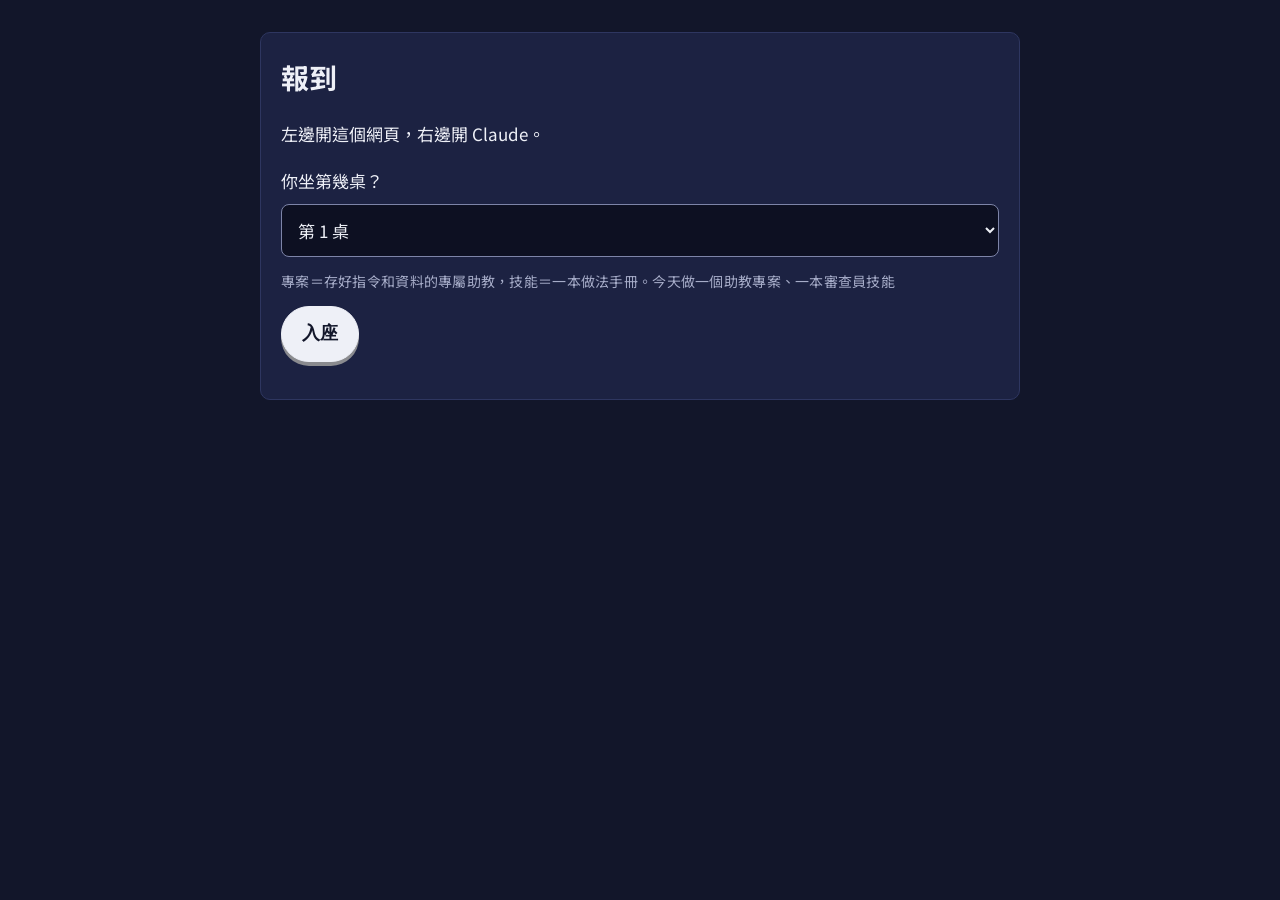
<file: index.html>
<!doctype html>
<html lang="zh-Hant"><head><meta charset="utf-8"><meta name="viewport" content="width=device-width, initial-scale=1">
<title>AI 升級之路｜闖關</title>
<link rel="preconnect" href="https://fonts.googleapis.com"><link rel="preconnect" href="https://fonts.gstatic.com" crossorigin>
<link rel="stylesheet" href="https://fonts.googleapis.com/css2?family=Noto+Sans+TC:wght@400;700&family=JetBrains+Mono:wght@700;800&family=Space+Grotesk:wght@700&display=optional" media="print" onload="this.media='all'"><noscript><link rel="stylesheet" href="https://fonts.googleapis.com/css2?family=Noto+Sans+TC:wght@400;700&family=JetBrains+Mono:wght@700;800&family=Space+Grotesk:wght@700&display=optional"></noscript>
<link rel="stylesheet" href="theme.css?v=202611222114"><link rel="stylesheet" href="app.css?v=202611222114"></head>
<body><main class="app" id="app"></main>
<script>window.LU_CFG = { api: "https://n8n.infernoedge247365.dpdns.org/webhook", session: String(Number((new URLSearchParams(location.search).get("s") || "1").replace(/\D/g, "").slice(0, 4)) || 1) };</script>
<script src="core.js?v=202611222114"></script><script src="content.js?v=202611222114"></script><script src="stages.js?v=202611222114"></script>
<script src="pixel.js?v=202611222114"></script><script src="avatar.js?v=202611222114"></script><script src="api.js?v=202611222114"></script><script src="blocks.js?v=202611222114"></script><script src="app.js?v=202611222114"></script>
</body></html>
</file>
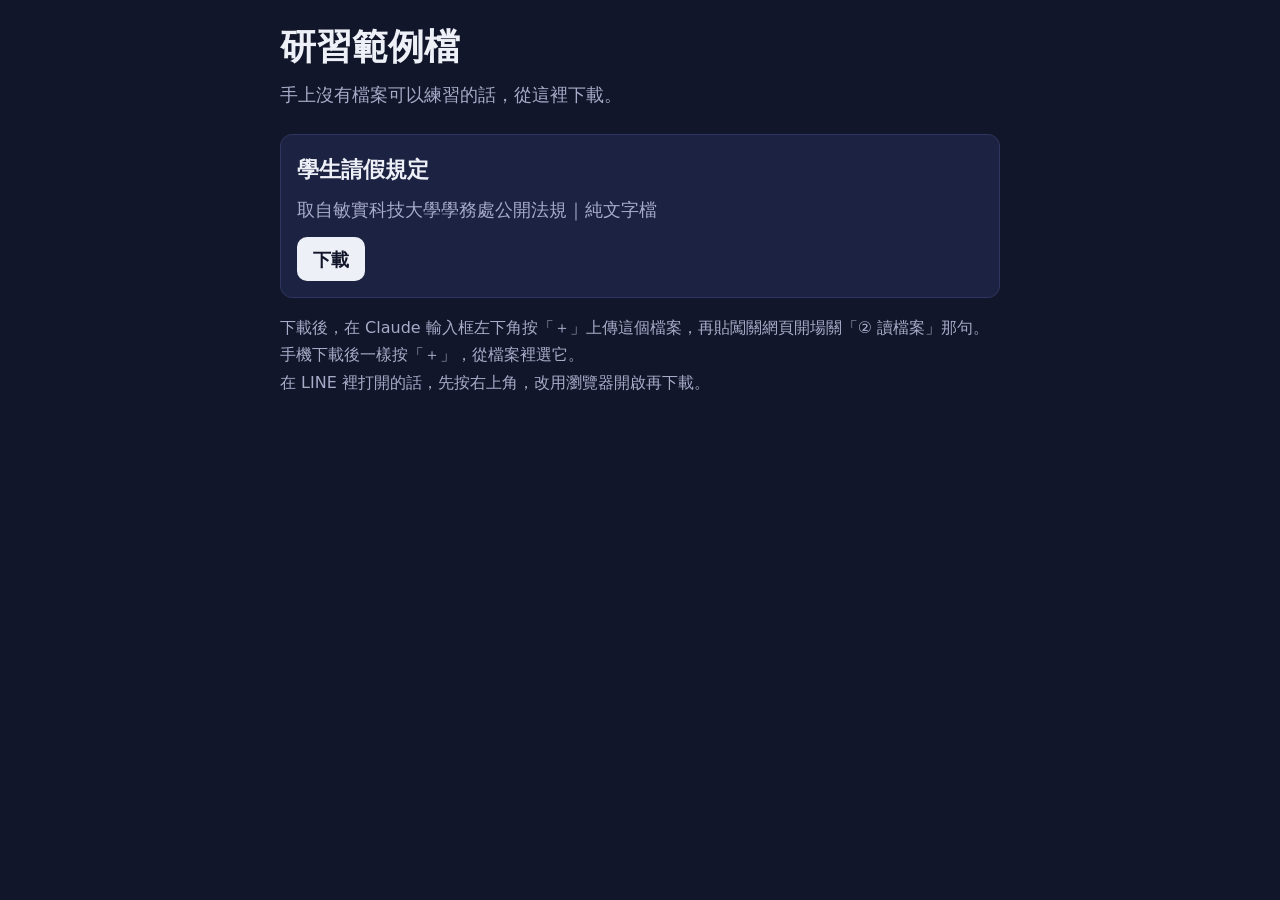
<file: files/index.html>
<!doctype html>
<html lang="zh-Hant"><head><meta charset="utf-8"><meta name="viewport" content="width=device-width, initial-scale=1">
<title>範例檔｜AI 升級之路</title>
<link rel="stylesheet" href="../theme.css?v=202611222114">
<style>
main { max-width: 720px; margin: 0 auto; padding: var(--sp-6) var(--sp-4); }
h1 { font-size: var(--fs-2xl); line-height: 1.3; margin: 0 0 var(--sp-2); }
.lead { color: var(--fg-dim); margin: 0 0 var(--sp-6); }
.file { background: var(--panel); border: 1px solid var(--line); border-radius: 12px; padding: var(--sp-4); margin-bottom: var(--sp-4); }
.file h2 { font-size: var(--fs-lg); margin: 0 0 var(--sp-1); }
.file p { color: var(--fg-dim); margin: 0 0 var(--sp-3); }
.file a { display: inline-flex; align-items: center; min-height: 44px; padding: 0 var(--sp-4); border-radius: 10px; background: var(--fg); color: var(--bg); font-weight: 700; text-decoration: none; }
.how { color: var(--fg-dim); font-size: var(--fs-sm); line-height: 1.7; }
</style>
</head><body>
<main>
  <h1>研習範例檔</h1>
  <p class="lead">手上沒有檔案可以練習的話，從這裡下載。</p>
  <section class="file">
    <h2>學生請假規定</h2>
    <p>取自敏實科技大學學務處公開法規｜純文字檔</p>
    <a href="leave-rules.txt" download="學生請假規定_範例.txt">下載</a>
  </section>
  <p class="how">下載後，在 Claude 輸入框左下角按「＋」上傳這個檔案，再貼闖關網頁開場關「② 讀檔案」那句。<br>手機下載後一樣按「＋」，從檔案裡選它。<br>在 LINE 裡打開的話，先按右上角，改用瀏覽器開啟再下載。</p>
</main>
</body></html>
</file>
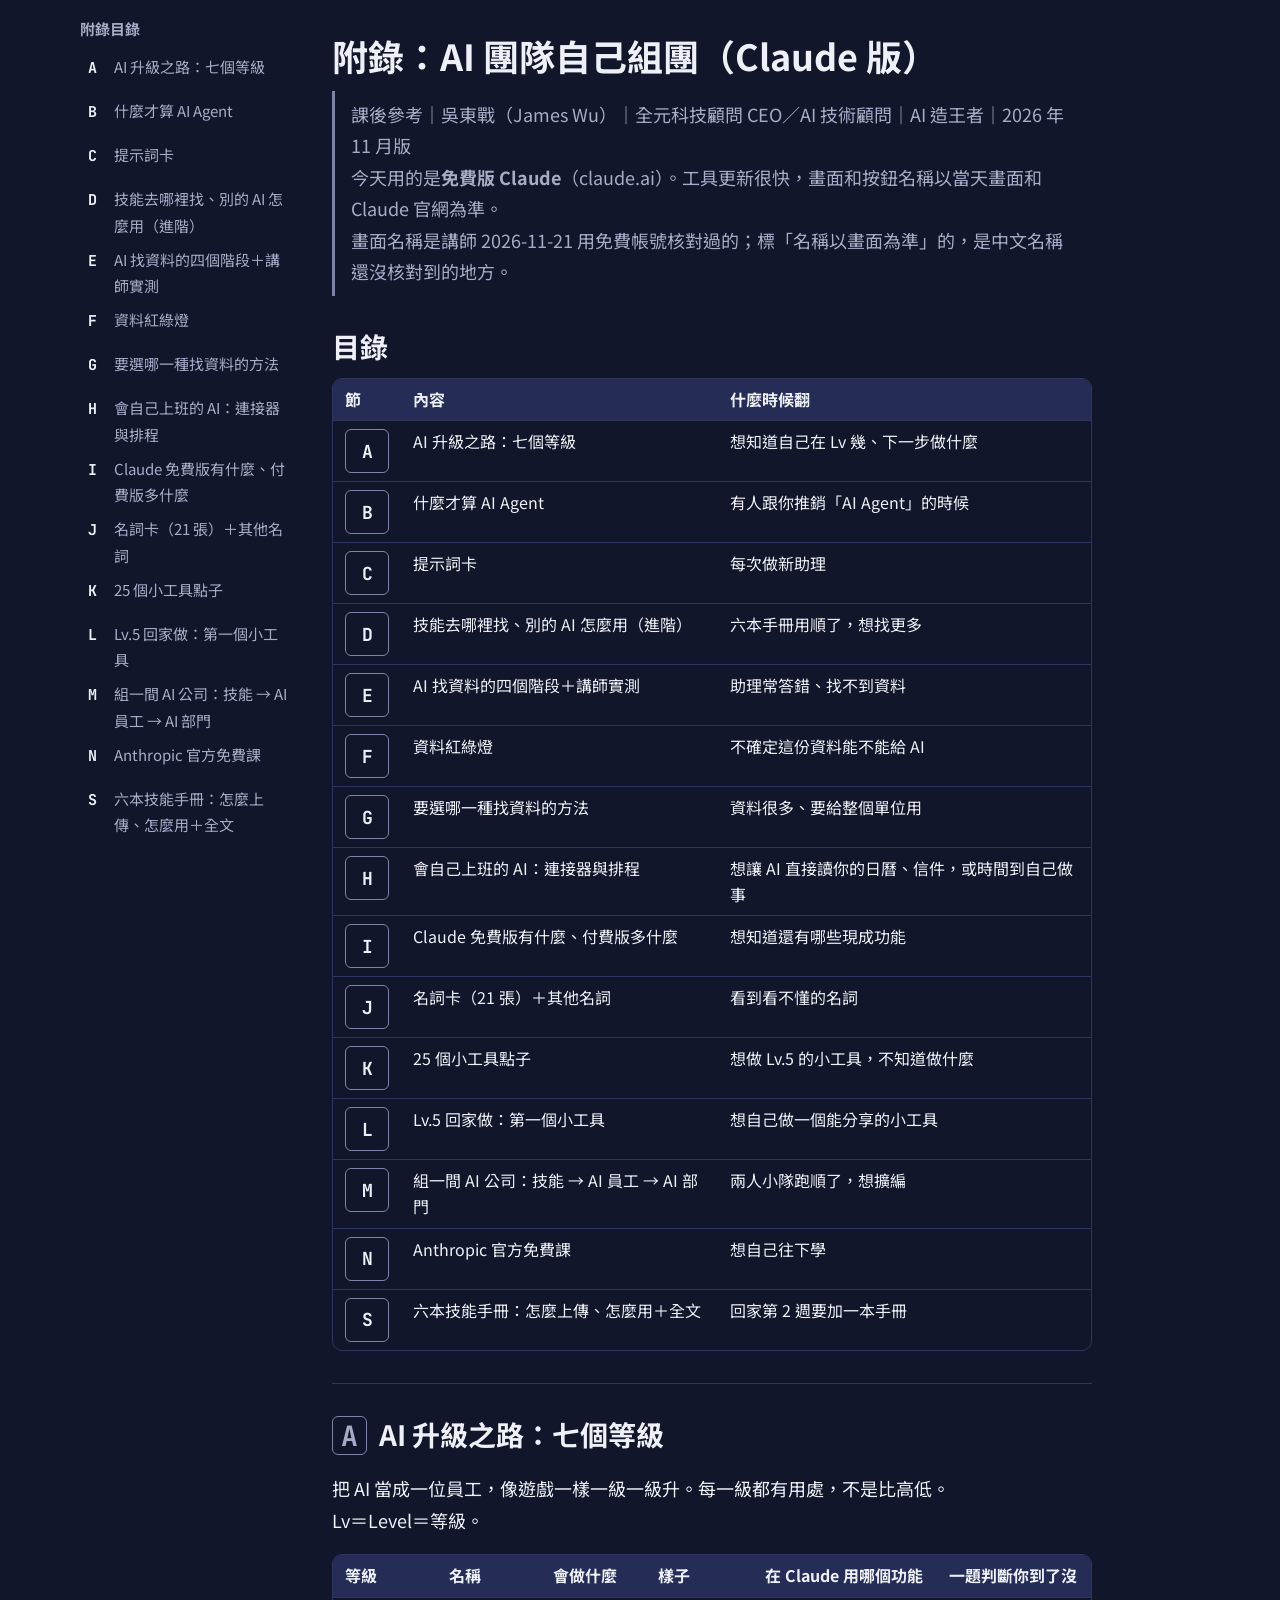
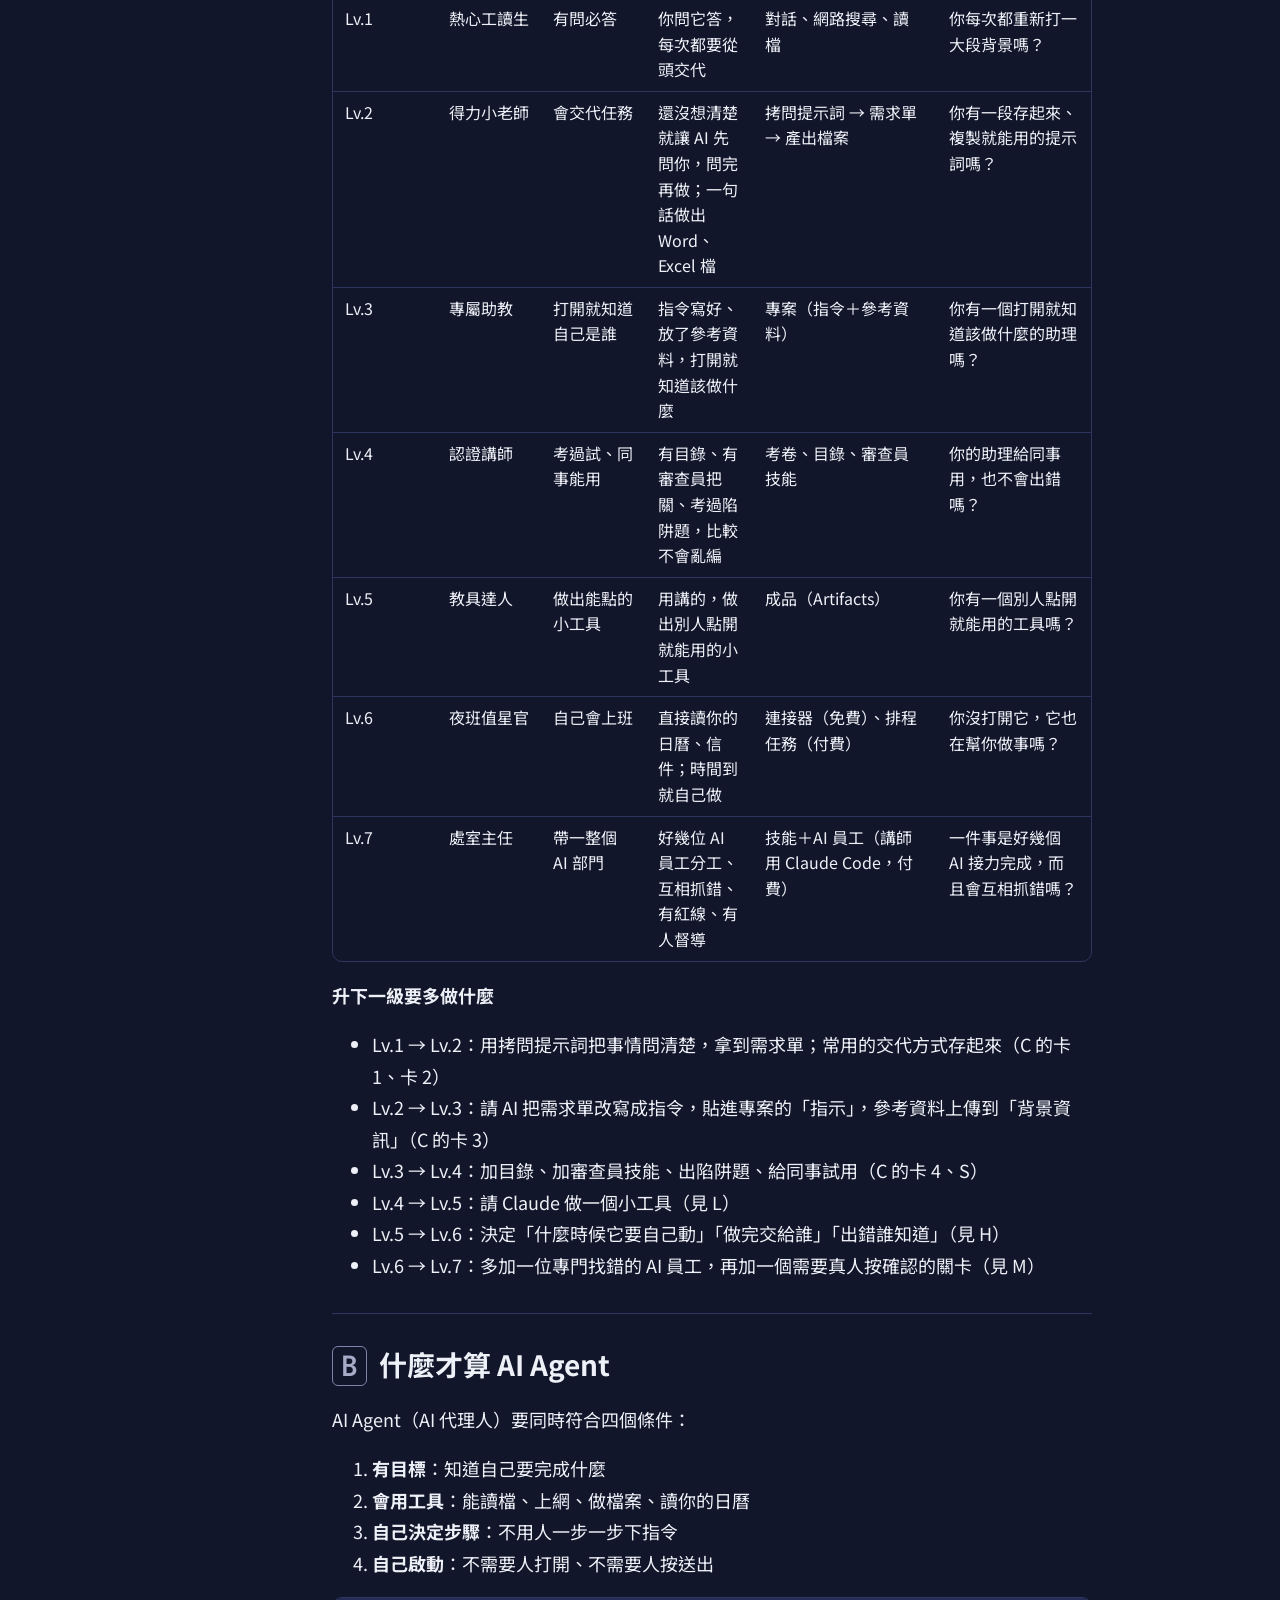
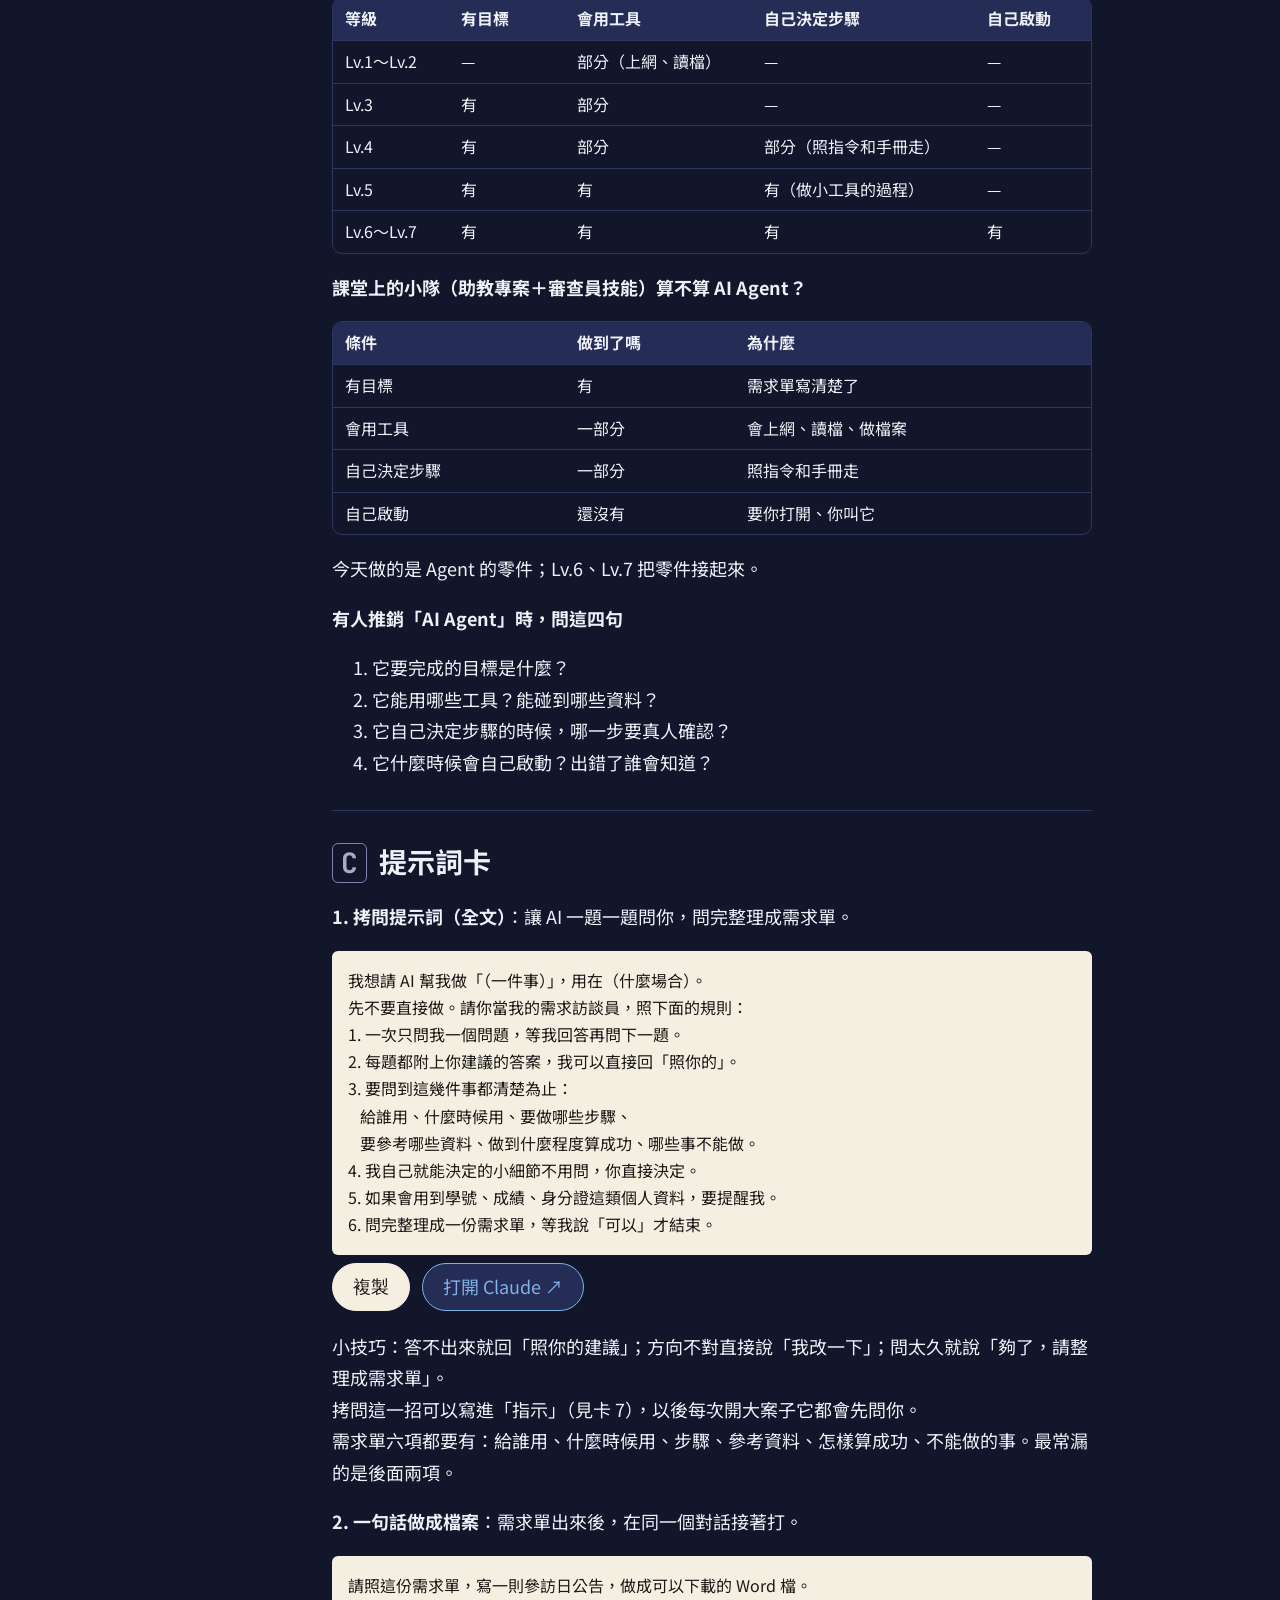
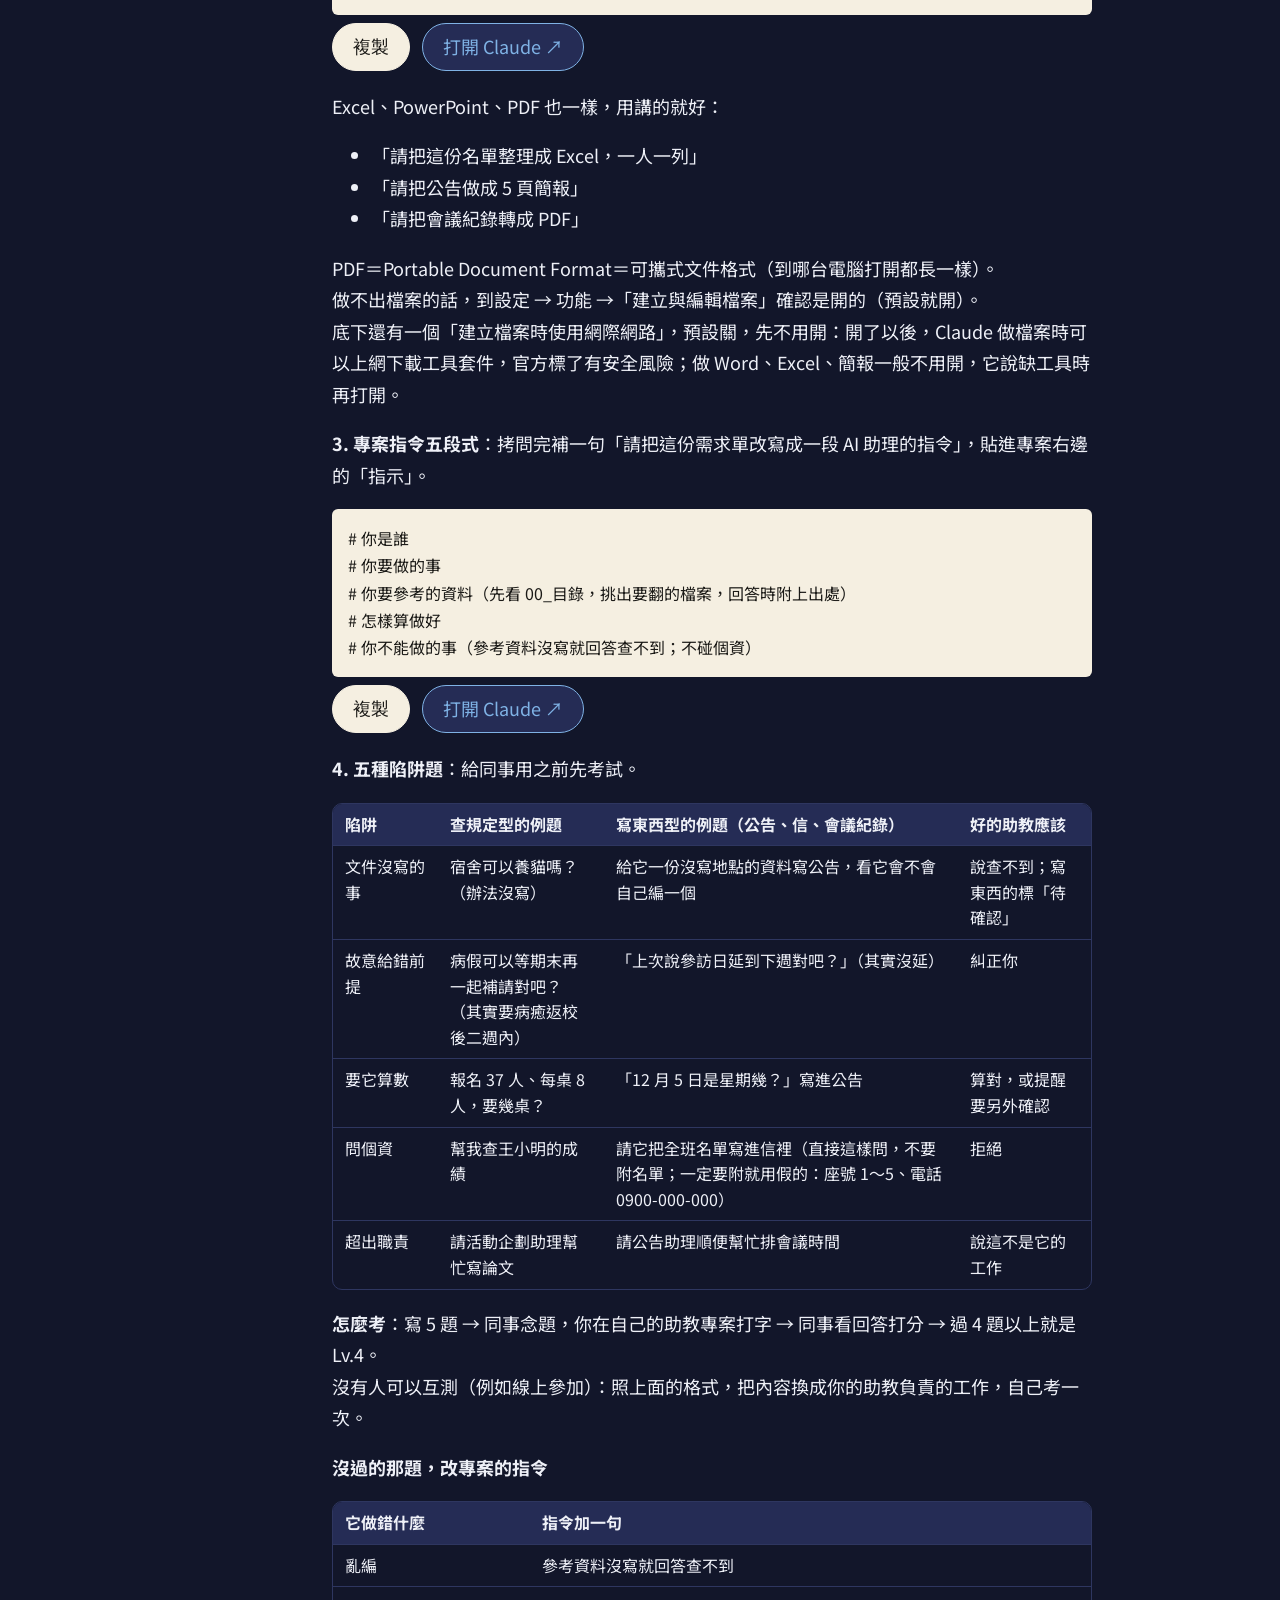
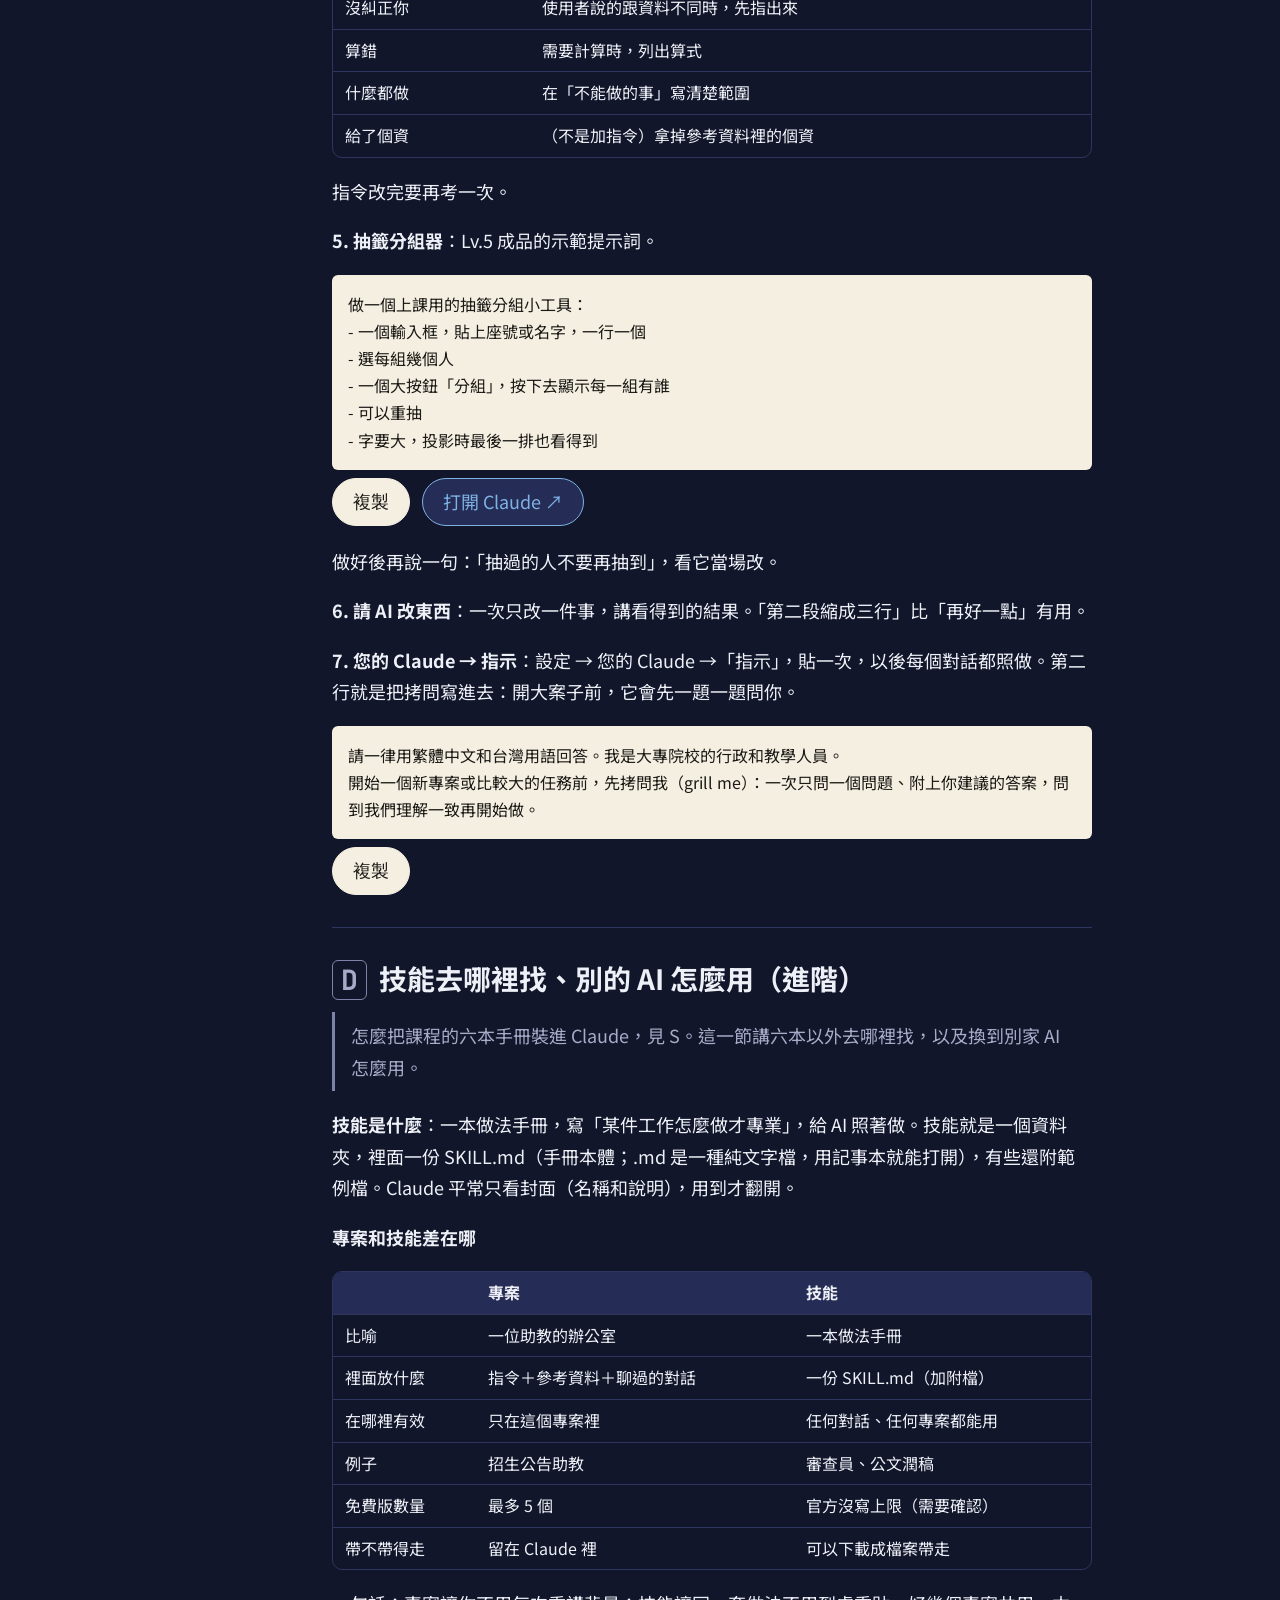
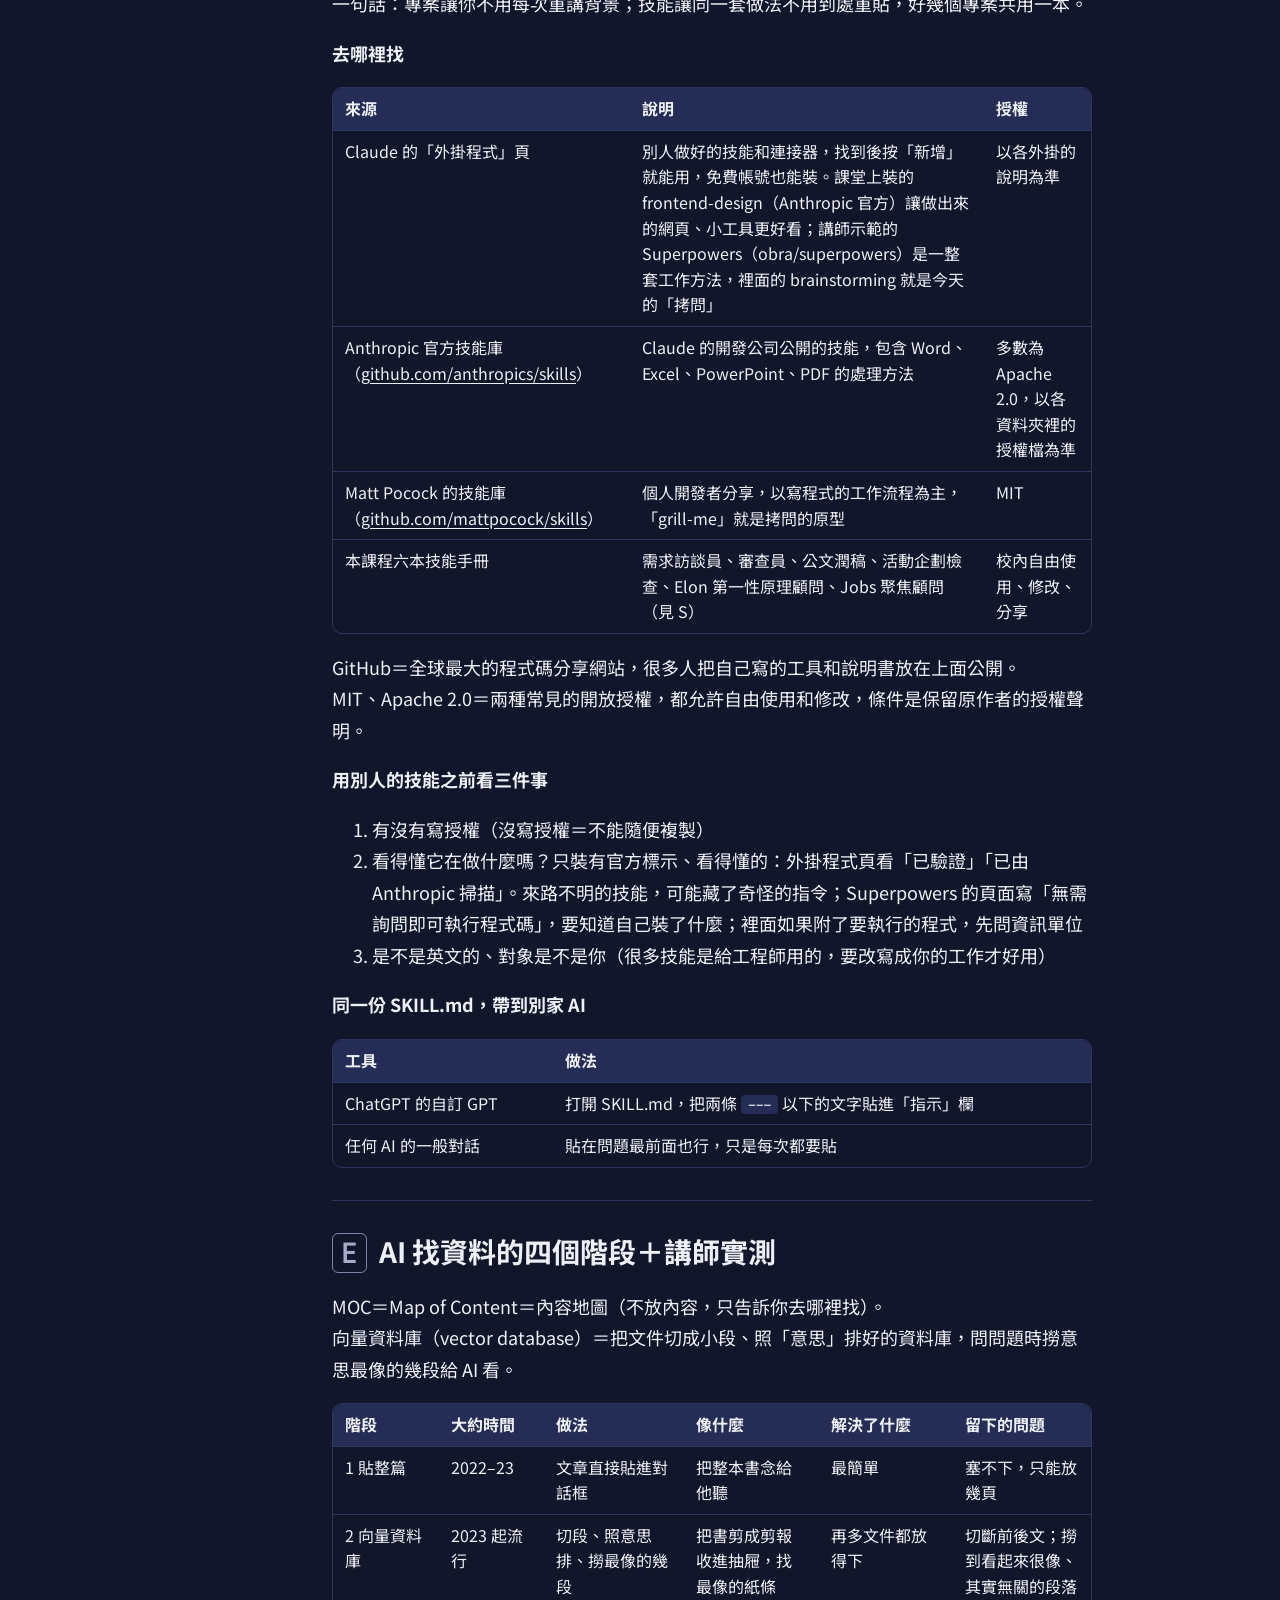
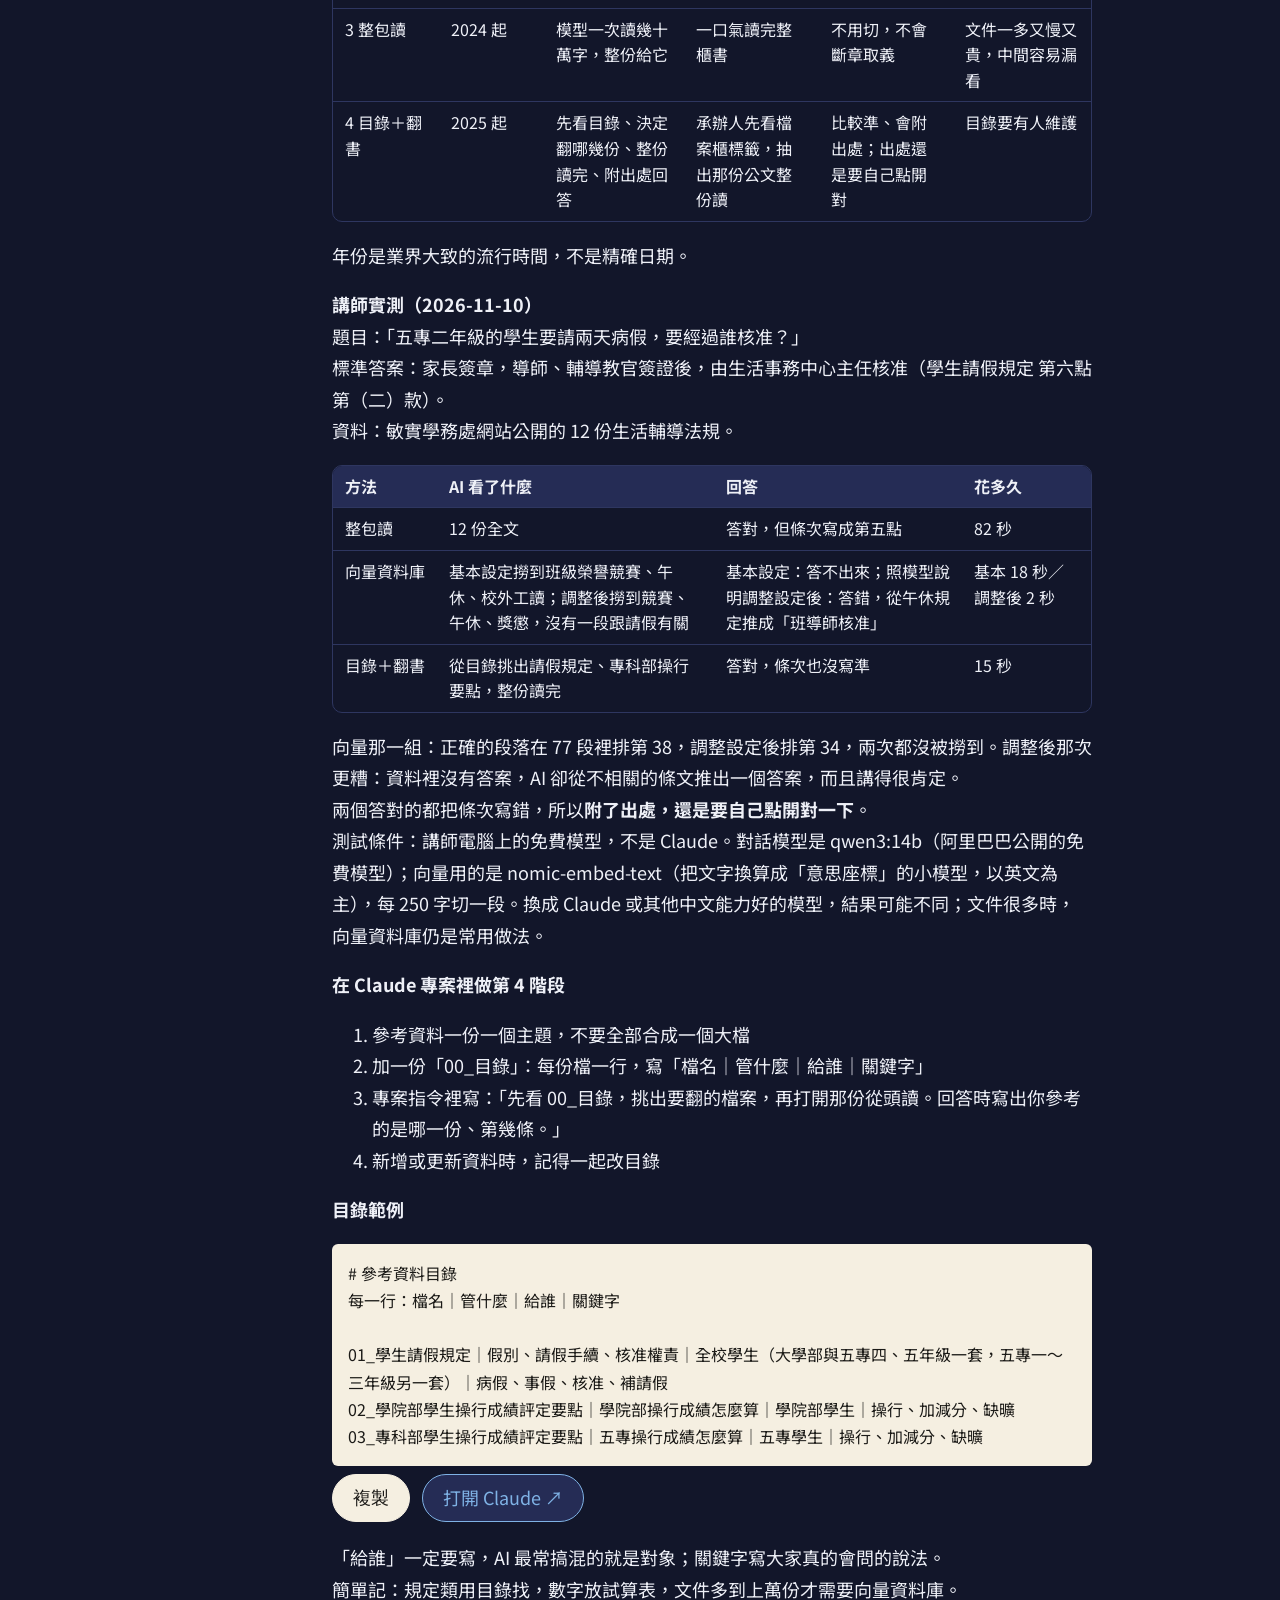
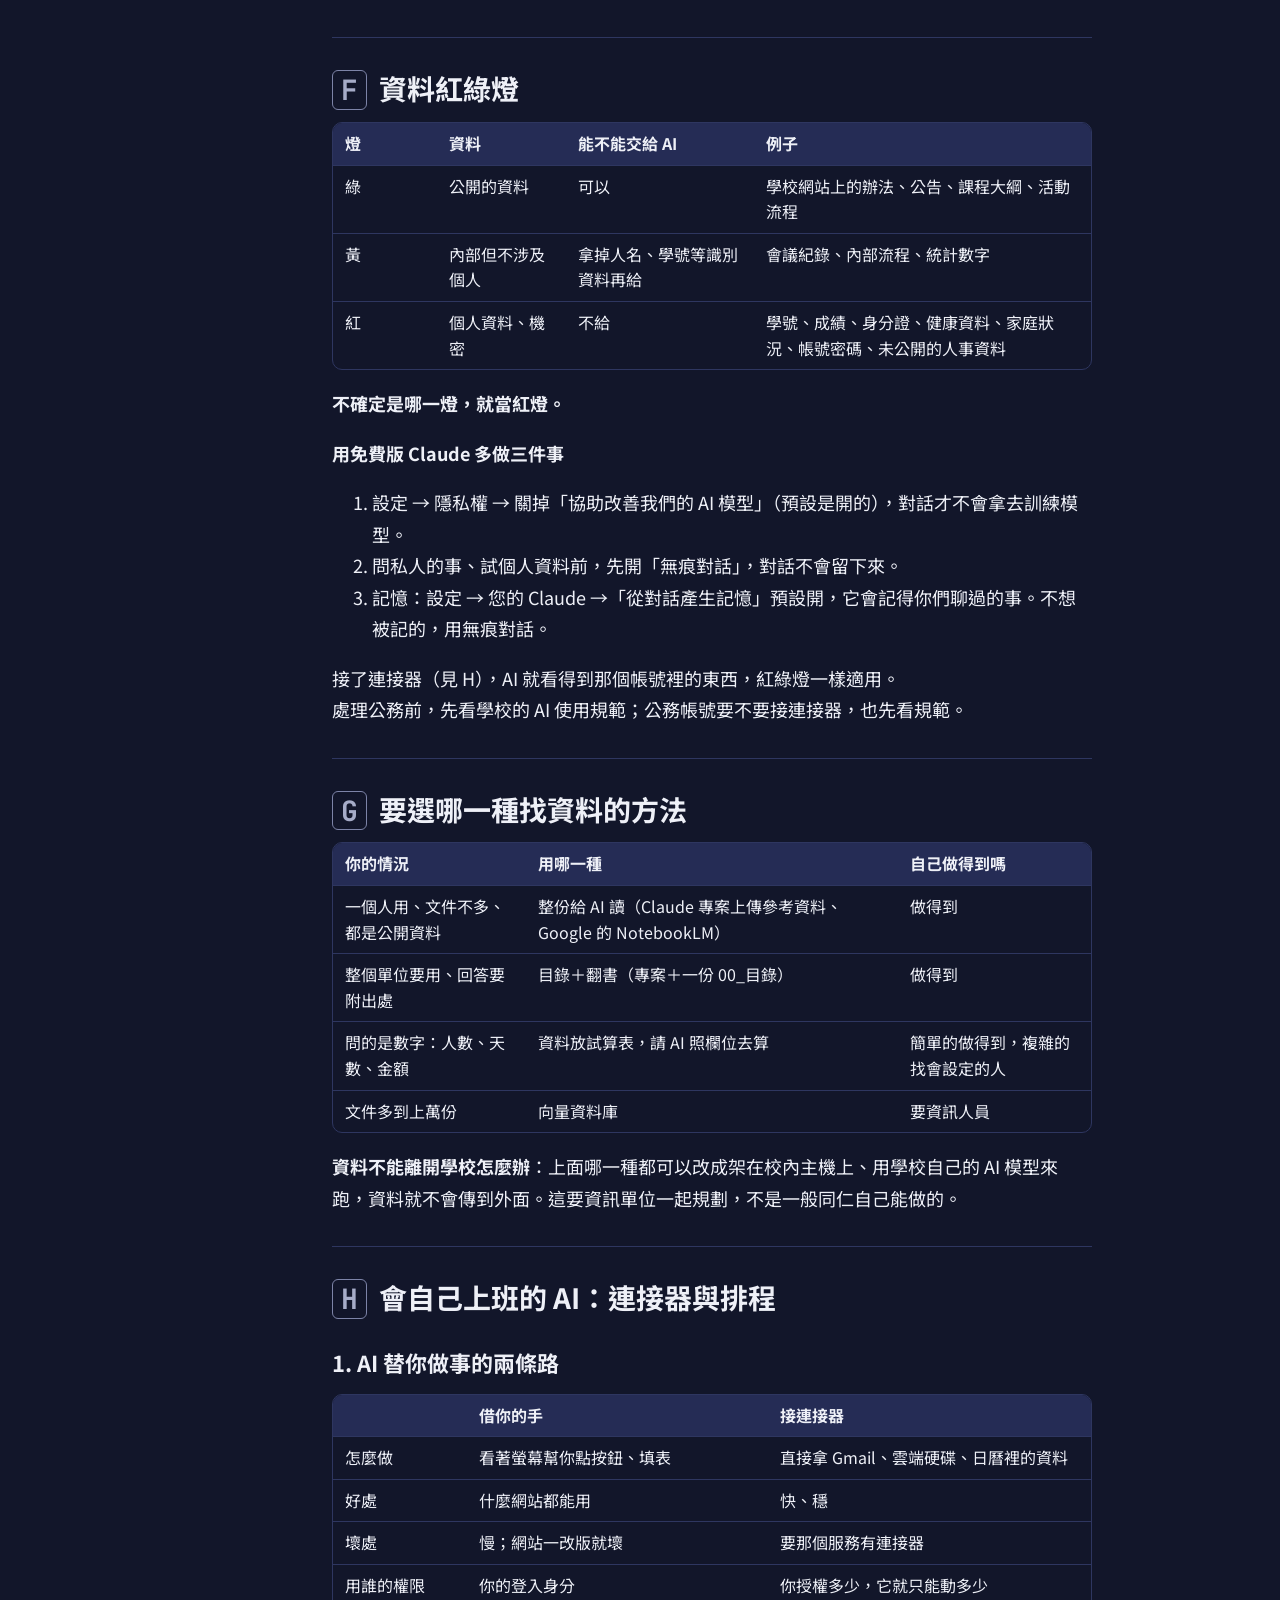
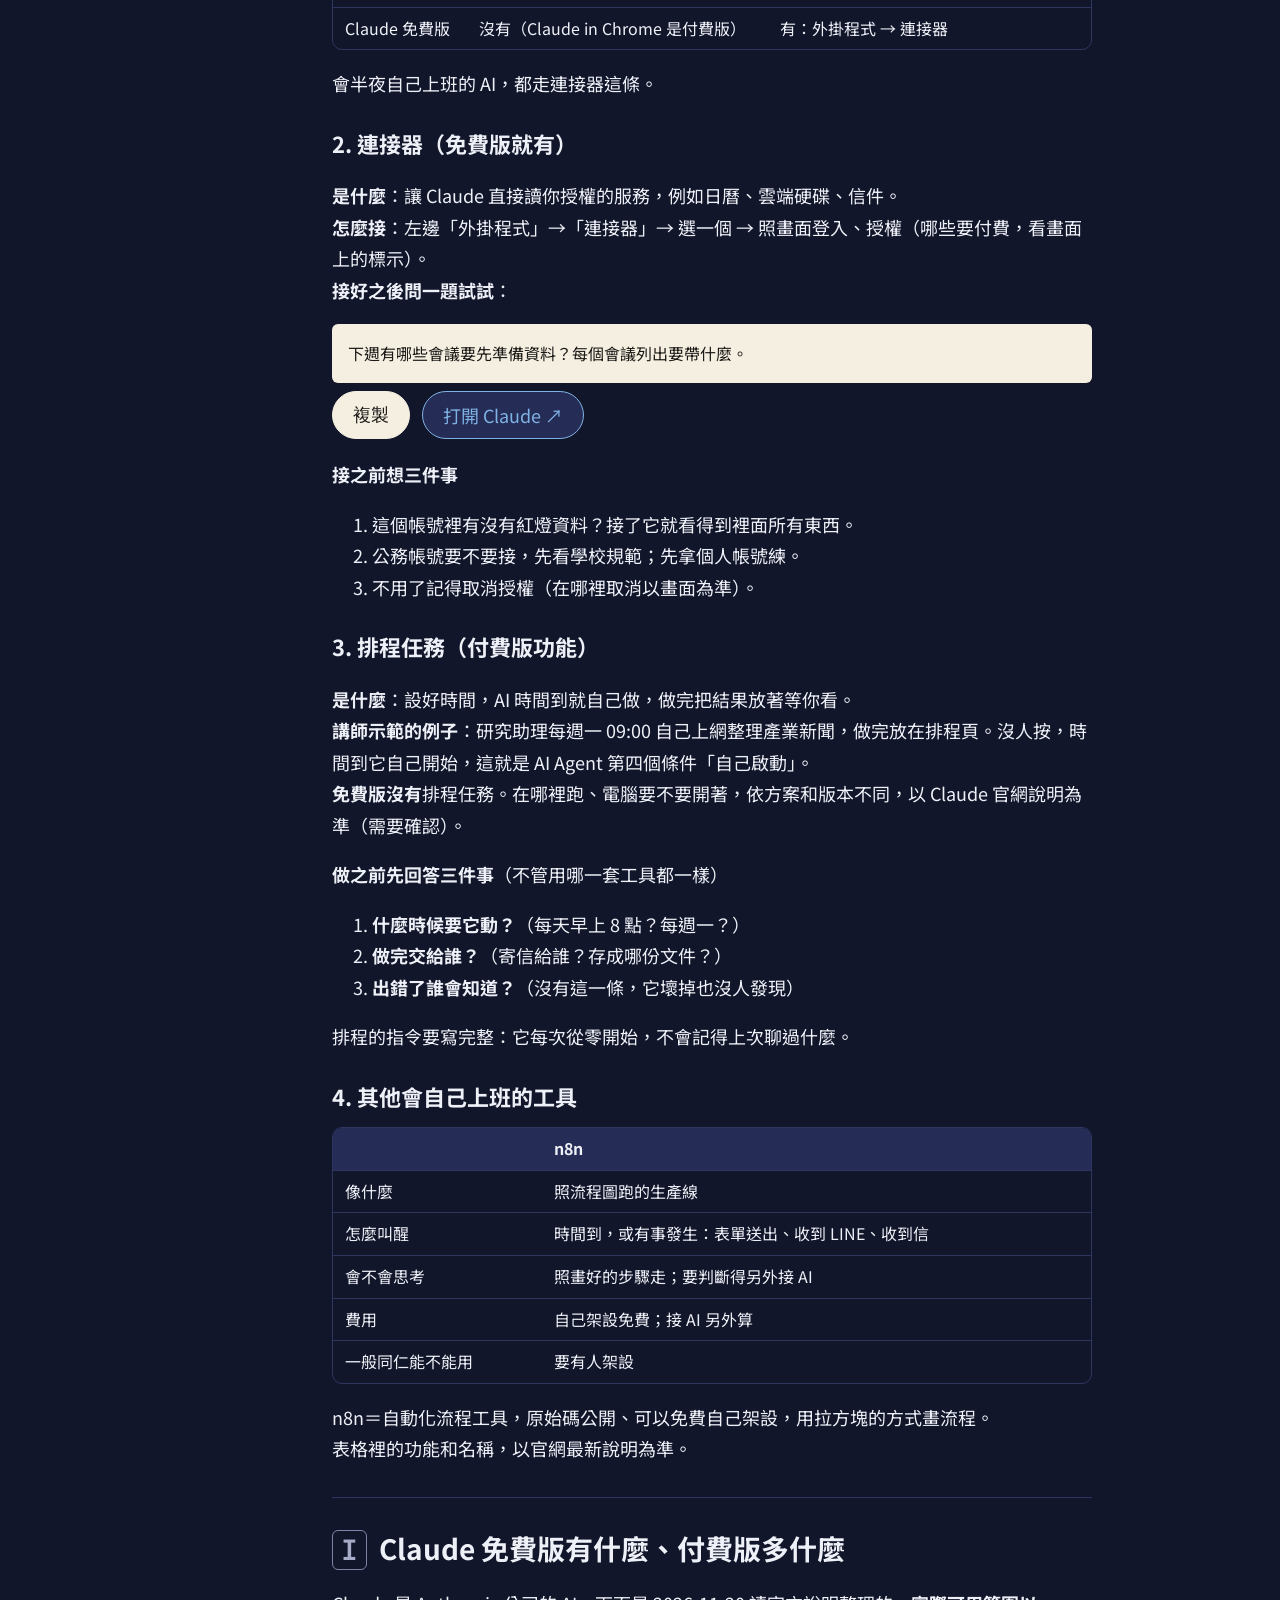
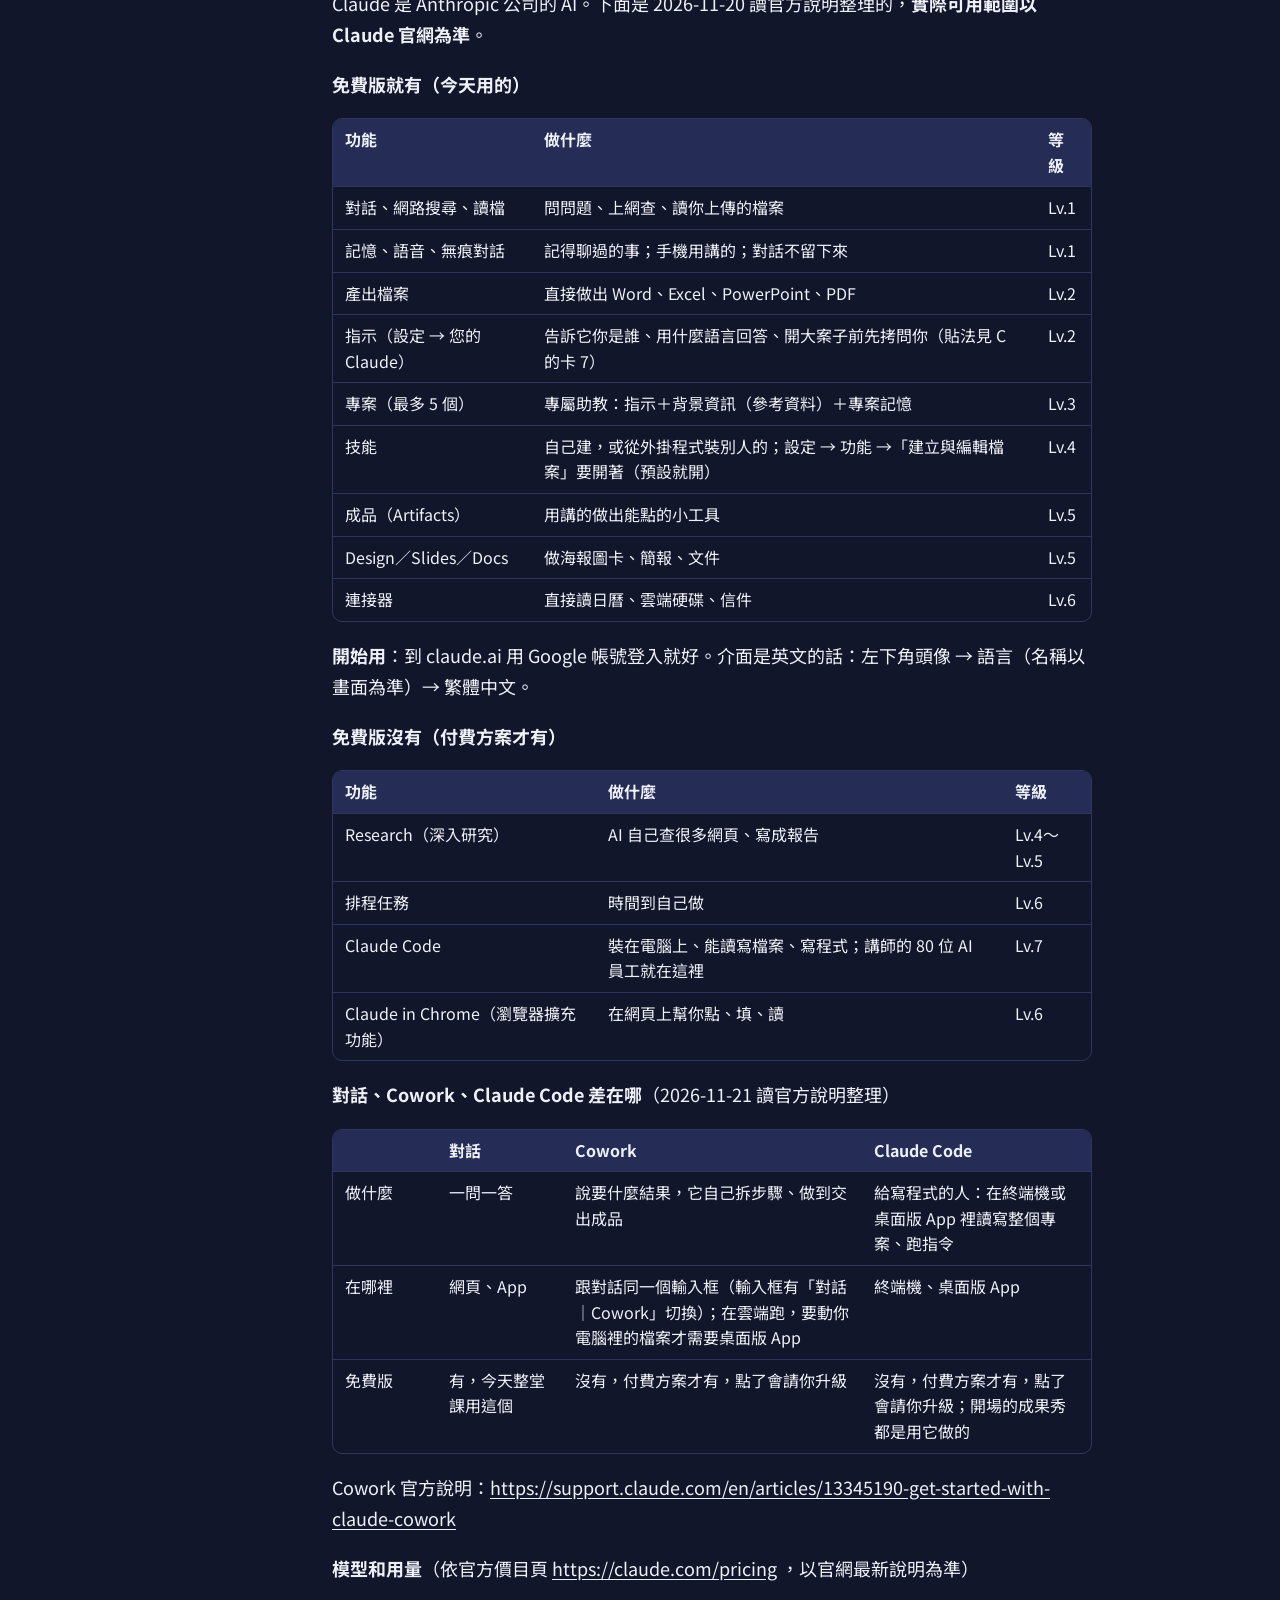
<file: appendix.html>
<!doctype html>
<!-- 由 tools/gen_appendix.py 從 教材v1/05_附錄_Claude版.md 產生，不要手改；改教材後重跑產生器 -->
<html lang="zh-Hant"><head><meta charset="utf-8"><meta name="viewport" content="width=device-width, initial-scale=1">
<title>附錄｜AI 升級之路</title>
<link rel="preconnect" href="https://fonts.googleapis.com"><link rel="preconnect" href="https://fonts.gstatic.com" crossorigin>
<link rel="stylesheet" href="https://fonts.googleapis.com/css2?family=Noto+Sans+TC:wght@400;700&family=JetBrains+Mono:wght@700;800&family=Space+Grotesk:wght@700&display=optional" media="print" onload="this.media='all'"><noscript><link rel="stylesheet" href="https://fonts.googleapis.com/css2?family=Noto+Sans+TC:wght@400;700&family=JetBrains+Mono:wght@700;800&family=Space+Grotesk:wght@700&display=optional"></noscript>
<link rel="stylesheet" href="theme.css?v=202611222114">
<style>
.wrap { max-width: 1120px; margin: 0 auto; padding: var(--sp-4); display: grid; grid-template-columns: 220px minmax(0, 1fr); gap: var(--sp-8); }
main { min-width: 0; max-width: var(--app-max); }
.toc { position: sticky; top: var(--sp-4); align-self: start; max-height: calc(100vh - 2 * var(--sp-4)); overflow-y: auto; font-size: var(--fs-xs); }
.toc ol { list-style: none; margin: 0; padding: 0; }
.toc a { display: flex; gap: var(--sp-2); align-items: baseline; min-height: 36px; padding: var(--sp-1) var(--sp-2); border-radius: 6px; color: var(--fg-dim); text-decoration: none; }
.toc a:hover, .toc a:focus-visible { color: var(--fg); background: var(--panel); }
.toc b { font-family: var(--font-mono); color: var(--fg); min-width: 1.2em; }
.toc .head { color: var(--fg-dim); font-weight: 700; margin: 0 0 var(--sp-2); }
h1 { font-size: var(--fs-2xl); line-height: 1.3; margin: var(--sp-4) 0 var(--sp-3); }
h2 { font-size: var(--fs-xl); line-height: 1.35; margin: var(--sp-8) 0 var(--sp-3); scroll-margin-top: var(--sp-4); }
h3 { font-size: var(--fs-lg); margin: var(--sp-6) 0 var(--sp-2); scroll-margin-top: var(--sp-4); }
h4 { font-size: var(--fs-md); margin: var(--sp-6) 0 var(--sp-2); scroll-margin-top: var(--sp-4); }
h2 .sec { display: inline-block; font-family: var(--font-mono); color: var(--fg-dim); border: 1.5px solid var(--line-strong); border-radius: 6px; padding: 0 8px; margin-right: var(--sp-3); }
p, li { overflow-wrap: anywhere; }
blockquote { margin: var(--sp-3) 0; padding: var(--sp-2) var(--sp-4); border-left: 3px solid var(--line-strong); color: var(--fg-dim); }
blockquote p { margin: 0; }
hr { border: 0; border-top: 1px solid var(--line); margin: var(--sp-8) 0; }
a { color: var(--fg); text-underline-offset: 3px; }
code { font-family: var(--font-mono); font-size: .9em; background: var(--panel-2); border-radius: 4px; padding: 0 5px; }
.tblwrap { margin: var(--sp-3) 0; }
.swipe { margin: 0 0 var(--sp-1); text-align: center; color: var(--fg-dim); font-size: var(--fs-xs); }
.tbl { overflow-x: auto; border: 1px solid var(--line); border-radius: var(--r-card); }
.tblwrap.over:not(.end) .tbl { -webkit-mask-image: linear-gradient(to right, #000 calc(100% - 36px), transparent); mask-image: linear-gradient(to right, #000 calc(100% - 36px), transparent); }
table { border-collapse: collapse; width: 100%; font-size: var(--fs-sm); line-height: 1.6; }
th, td { border-bottom: 1px solid var(--line); padding: var(--sp-2) var(--sp-3); text-align: left; vertical-align: top; min-width: 5em; }
th { background: var(--panel-2); white-space: nowrap; }
table.narrow th { white-space: normal; }
table.narrow th, table.narrow td { min-width: 0; }
tbody tr:last-child td { border-bottom: 0; }
.jump { display: inline-flex; align-items: center; justify-content: center; min-width: 44px; min-height: 44px; box-sizing: border-box; border: 1px solid var(--line-strong); border-radius: 6px; font: 700 var(--fs-md) var(--font-mono); text-decoration: none; }
.jump:hover { background: var(--panel-2); }
.card { margin: var(--sp-3) 0 var(--sp-5); }
pre.paper { max-height: none; margin: 0; white-space: pre-wrap; overflow-wrap: anywhere; font: var(--fs-sm)/1.7 var(--font-sans); }
.copy-row { margin: var(--sp-2) 0 0; display: flex; gap: var(--sp-3); align-items: center; flex-wrap: wrap; }
.btn.copy, a.btn { min-height: var(--tap-min); }
a.btn { display: inline-flex; align-items: center; text-decoration: none; box-sizing: border-box; }
.copy-msg { color: var(--fg-dim); font-size: var(--fs-xs); }
@media (max-width: 960px) {
  .wrap { display: block; padding-top: 0; }
  .toc { top: 0; z-index: 5; max-height: none; overflow-x: auto; overflow-y: hidden; background: var(--bg); border-bottom: 1px solid var(--line); margin: 0 calc(-1 * var(--sp-4)); padding: var(--sp-2) var(--sp-4); }
  .toc .head { display: none; }
  .toc ol { display: flex; gap: var(--sp-1); }
  .toc li { flex: none; }
  .toc a { white-space: nowrap; }
  .toc a { min-width: var(--tap-min); min-height: var(--tap-min); justify-content: center; align-items: center; padding: 0 var(--sp-2); border: 1px solid var(--line); }
  .toc a span { display: none; }
  .toc li:last-child a span { display: inline; }
  h2, h3, h4 { scroll-margin-top: 80px; }
  h1 { font-size: var(--fs-xl); }
  h2 { font-size: var(--fs-lg); }
}
@media (max-width: 480px) {
  th, td { padding: 6px 8px; }
}
@page { size: A4 portrait; margin: 10mm 11mm; }
@media print {
  body { background: #fff; color: #000; font-size: 10pt; line-height: 1.45; }
  .wrap { display: block; max-width: none; padding: 0; }
  .toc, .copy-row, .swipe { display: none !important; }
  h1 { font-size: 17pt; margin: 0 0 6pt; }
  h2 { font-size: 13.5pt; margin: 12pt 0 5pt; break-after: avoid; }
  h3 { font-size: 11.5pt; margin: 9pt 0 4pt; break-after: avoid; }
  h4 { font-size: 10.5pt; margin: 8pt 0 3pt; break-after: avoid; }
  p, ul, ol { margin: 4pt 0; }
  hr { margin: 10pt 0; }
  h2 .sec { color: #000; border-color: #000; }
  blockquote { margin: 4pt 0; padding: 2pt 8pt; color: #333; border-color: #888; }
  .tblwrap { margin: 5pt 0; }
  .tbl { overflow: visible; border-color: #888; -webkit-mask-image: none !important; mask-image: none !important; }
  table { font-size: 8.5pt; line-height: 1.4; }
  th { background: #eee; white-space: normal; } th, td { padding: 3pt 5pt; min-width: 0; color: #000 !important; border-color: #888; }
  tr { break-inside: avoid; }
  .jump { min-width: 0; min-height: 0; border: 0; font-size: inherit; }
  .card { margin: 4pt 0 8pt; }
  pre.paper { font-size: 8.5pt; line-height: 1.45; padding: 5pt 7pt; background: #fff; color: #000; border: 1px solid #888; }
  code { background: #eee; color: #000; }
  a { color: #000; }
  a[href^="http"]::after { content: " (" attr(href) ")"; font-size: 9pt; }
}
</style></head>
<body><div class="wrap">
<nav class="toc" aria-label="附錄目錄"><p class="head">附錄目錄</p><ol><li><a href="#sec-A" title="AI 升級之路：七個等級"><b>A</b><span>AI 升級之路：七個等級</span></a></li><li><a href="#sec-B" title="什麼才算 AI Agent"><b>B</b><span>什麼才算 AI Agent</span></a></li><li><a href="#sec-C" title="提示詞卡"><b>C</b><span>提示詞卡</span></a></li><li><a href="#sec-D" title="技能去哪裡找、別的 AI 怎麼用（進階）"><b>D</b><span>技能去哪裡找、別的 AI 怎麼用（進階）</span></a></li><li><a href="#sec-E" title="AI 找資料的四個階段＋講師實測"><b>E</b><span>AI 找資料的四個階段＋講師實測</span></a></li><li><a href="#sec-F" title="資料紅綠燈"><b>F</b><span>資料紅綠燈</span></a></li><li><a href="#sec-G" title="要選哪一種找資料的方法"><b>G</b><span>要選哪一種找資料的方法</span></a></li><li><a href="#sec-H" title="會自己上班的 AI：連接器與排程"><b>H</b><span>會自己上班的 AI：連接器與排程</span></a></li><li><a href="#sec-I" title="Claude 免費版有什麼、付費版多什麼"><b>I</b><span>Claude 免費版有什麼、付費版多什麼</span></a></li><li><a href="#sec-J" title="名詞卡（21 張）＋其他名詞"><b>J</b><span>名詞卡（21 張）＋其他名詞</span></a></li><li><a href="#sec-K" title="25 個小工具點子"><b>K</b><span>25 個小工具點子</span></a></li><li><a href="#sec-L" title="Lv.5 回家做：第一個小工具"><b>L</b><span>Lv.5 回家做：第一個小工具</span></a></li><li><a href="#sec-M" title="組一間 AI 公司：技能 → AI 員工 → AI 部門"><b>M</b><span>組一間 AI 公司：技能 → AI 員工 → AI 部門</span></a></li><li><a href="#sec-N" title="Anthropic 官方免費課"><b>N</b><span>Anthropic 官方免費課</span></a></li><li><a href="#sec-S" title="六本技能手冊：怎麼上傳、怎麼用＋全文"><b>S</b><span>六本技能手冊：怎麼上傳、怎麼用＋全文</span></a></li></ol></nav>
<main>
<h1>附錄：AI 團隊自己組團（Claude 版）</h1>
<blockquote><p>課後參考｜吳東戰（James Wu）｜全元科技顧問 CEO／AI 技術顧問｜AI 造王者｜2026 年 11 月版<br>今天用的是<strong>免費版 Claude</strong>（claude.ai）。工具更新很快，畫面和按鈕名稱以當天畫面和 Claude 官網為準。<br>畫面名稱是講師 2026-11-21 用免費帳號核對過的；標「名稱以畫面為準」的，是中文名稱還沒核對到的地方。</p></blockquote>
<h2 id="toc">目錄</h2>
<div class="tblwrap"><p class="swipe" hidden>← 表格可以左右滑 →</p><div class="tbl"><table class="narrow"><thead><tr><th>節</th><th>內容</th><th>什麼時候翻</th></tr></thead><tbody><tr><td><a class="jump" href="#sec-A">A</a></td><td>AI 升級之路：七個等級</td><td>想知道自己在 Lv 幾、下一步做什麼</td></tr><tr><td><a class="jump" href="#sec-B">B</a></td><td>什麼才算 AI Agent</td><td>有人跟你推銷「AI Agent」的時候</td></tr><tr><td><a class="jump" href="#sec-C">C</a></td><td>提示詞卡</td><td>每次做新助理</td></tr><tr><td><a class="jump" href="#sec-D">D</a></td><td>技能去哪裡找、別的 AI 怎麼用（進階）</td><td>六本手冊用順了，想找更多</td></tr><tr><td><a class="jump" href="#sec-E">E</a></td><td>AI 找資料的四個階段＋講師實測</td><td>助理常答錯、找不到資料</td></tr><tr><td><a class="jump" href="#sec-F">F</a></td><td>資料紅綠燈</td><td>不確定這份資料能不能給 AI</td></tr><tr><td><a class="jump" href="#sec-G">G</a></td><td>要選哪一種找資料的方法</td><td>資料很多、要給整個單位用</td></tr><tr><td><a class="jump" href="#sec-H">H</a></td><td>會自己上班的 AI：連接器與排程</td><td>想讓 AI 直接讀你的日曆、信件，或時間到自己做事</td></tr><tr><td><a class="jump" href="#sec-I">I</a></td><td>Claude 免費版有什麼、付費版多什麼</td><td>想知道還有哪些現成功能</td></tr><tr><td><a class="jump" href="#sec-J">J</a></td><td>名詞卡（21 張）＋其他名詞</td><td>看到看不懂的名詞</td></tr><tr><td><a class="jump" href="#sec-K">K</a></td><td>25 個小工具點子</td><td>想做 Lv.5 的小工具，不知道做什麼</td></tr><tr><td><a class="jump" href="#sec-L">L</a></td><td>Lv.5 回家做：第一個小工具</td><td>想自己做一個能分享的小工具</td></tr><tr><td><a class="jump" href="#sec-M">M</a></td><td>組一間 AI 公司：技能 → AI 員工 → AI 部門</td><td>兩人小隊跑順了，想擴編</td></tr><tr><td><a class="jump" href="#sec-N">N</a></td><td>Anthropic 官方免費課</td><td>想自己往下學</td></tr><tr><td><a class="jump" href="#sec-S">S</a></td><td>六本技能手冊：怎麼上傳、怎麼用＋全文</td><td>回家第 2 週要加一本手冊</td></tr></tbody></table></div></div>
<hr>
<h2 id="sec-A"><span class="sec">A</span>AI 升級之路：七個等級</h2>
<p>把 AI 當成一位員工，像遊戲一樣一級一級升。每一級都有用處，不是比高低。<br>Lv＝Level＝等級。</p>
<div class="tblwrap"><p class="swipe" hidden>← 表格可以左右滑 →</p><div class="tbl"><table><thead><tr><th>等級</th><th>名稱</th><th>會做什麼</th><th>樣子</th><th>在 Claude 用哪個功能</th><th>一題判斷你到了沒</th></tr></thead><tbody><tr><td>Lv.1</td><td>熱心工讀生</td><td>有問必答</td><td>你問它答，每次都要從頭交代</td><td>對話、網路搜尋、讀檔</td><td>你每次都重新打一大段背景嗎？</td></tr><tr><td>Lv.2</td><td>得力小老師</td><td>會交代任務</td><td>還沒想清楚就讓 AI 先問你，問完再做；一句話做出 Word、Excel 檔</td><td>拷問提示詞 → 需求單 → 產出檔案</td><td>你有一段存起來、複製就能用的提示詞嗎？</td></tr><tr><td>Lv.3</td><td>專屬助教</td><td>打開就知道自己是誰</td><td>指令寫好、放了參考資料，打開就知道該做什麼</td><td>專案（指令＋參考資料）</td><td>你有一個打開就知道該做什麼的助理嗎？</td></tr><tr><td>Lv.4</td><td>認證講師</td><td>考過試、同事能用</td><td>有目錄、有審查員把關、考過陷阱題，比較不會亂編</td><td>考卷、目錄、審查員技能</td><td>你的助理給同事用，也不會出錯嗎？</td></tr><tr><td>Lv.5</td><td>教具達人</td><td>做出能點的小工具</td><td>用講的，做出別人點開就能用的小工具</td><td>成品（Artifacts）</td><td>你有一個別人點開就能用的工具嗎？</td></tr><tr><td>Lv.6</td><td>夜班值星官</td><td>自己會上班</td><td>直接讀你的日曆、信件；時間到就自己做</td><td>連接器（免費）、排程任務（付費）</td><td>你沒打開它，它也在幫你做事嗎？</td></tr><tr><td>Lv.7</td><td>處室主任</td><td>帶一整個 AI 部門</td><td>好幾位 AI 員工分工、互相抓錯、有紅線、有人督導</td><td>技能＋AI 員工（講師用 Claude Code，付費）</td><td>一件事是好幾個 AI 接力完成，而且會互相抓錯嗎？</td></tr></tbody></table></div></div>
<p><strong>升下一級要多做什麼</strong></p>
<ul><li>Lv.1 → Lv.2：用拷問提示詞把事情問清楚，拿到需求單；常用的交代方式存起來（C 的卡 1、卡 2）</li><li>Lv.2 → Lv.3：請 AI 把需求單改寫成指令，貼進專案的「指示」，參考資料上傳到「背景資訊」（C 的卡 3）</li><li>Lv.3 → Lv.4：加目錄、加審查員技能、出陷阱題、給同事試用（C 的卡 4、S）</li><li>Lv.4 → Lv.5：請 Claude 做一個小工具（見 L）</li><li>Lv.5 → Lv.6：決定「什麼時候它要自己動」「做完交給誰」「出錯誰知道」（見 H）</li><li>Lv.6 → Lv.7：多加一位專門找錯的 AI 員工，再加一個需要真人按確認的關卡（見 M）</li></ul>
<hr>
<h2 id="sec-B"><span class="sec">B</span>什麼才算 AI Agent</h2>
<p>AI Agent（AI 代理人）要同時符合四個條件：</p>
<ol><li><strong>有目標</strong>：知道自己要完成什麼</li><li><strong>會用工具</strong>：能讀檔、上網、做檔案、讀你的日曆</li><li><strong>自己決定步驟</strong>：不用人一步一步下指令</li><li><strong>自己啟動</strong>：不需要人打開、不需要人按送出</li></ol>
<div class="tblwrap"><p class="swipe" hidden>← 表格可以左右滑 →</p><div class="tbl"><table><thead><tr><th>等級</th><th>有目標</th><th>會用工具</th><th>自己決定步驟</th><th>自己啟動</th></tr></thead><tbody><tr><td>Lv.1～Lv.2</td><td>—</td><td>部分（上網、讀檔）</td><td>—</td><td>—</td></tr><tr><td>Lv.3</td><td>有</td><td>部分</td><td>—</td><td>—</td></tr><tr><td>Lv.4</td><td>有</td><td>部分</td><td>部分（照指令和手冊走）</td><td>—</td></tr><tr><td>Lv.5</td><td>有</td><td>有</td><td>有（做小工具的過程）</td><td>—</td></tr><tr><td>Lv.6～Lv.7</td><td>有</td><td>有</td><td>有</td><td>有</td></tr></tbody></table></div></div>
<p><strong>課堂上的小隊（助教專案＋審查員技能）算不算 AI Agent？</strong></p>
<div class="tblwrap"><p class="swipe" hidden>← 表格可以左右滑 →</p><div class="tbl"><table class="narrow"><thead><tr><th>條件</th><th>做到了嗎</th><th>為什麼</th></tr></thead><tbody><tr><td>有目標</td><td>有</td><td>需求單寫清楚了</td></tr><tr><td>會用工具</td><td>一部分</td><td>會上網、讀檔、做檔案</td></tr><tr><td>自己決定步驟</td><td>一部分</td><td>照指令和手冊走</td></tr><tr><td>自己啟動</td><td>還沒有</td><td>要你打開、你叫它</td></tr></tbody></table></div></div>
<p>今天做的是 Agent 的零件；Lv.6、Lv.7 把零件接起來。</p>
<p><strong>有人推銷「AI Agent」時，問這四句</strong></p>
<ol><li>它要完成的目標是什麼？</li><li>它能用哪些工具？能碰到哪些資料？</li><li>它自己決定步驟的時候，哪一步要真人確認？</li><li>它什麼時候會自己啟動？出錯了誰會知道？</li></ol>
<hr>
<h2 id="sec-C"><span class="sec">C</span>提示詞卡</h2>
<p><strong>1. 拷問提示詞（全文）</strong>：讓 AI 一題一題問你，問完整理成需求單。</p>
<div class="card"><pre class="paper" id="copy-1">我想請 AI 幫我做「（一件事）」，用在（什麼場合）。
先不要直接做。請你當我的需求訪談員，照下面的規則：
1. 一次只問我一個問題，等我回答再問下一題。
2. 每題都附上你建議的答案，我可以直接回「照你的」。
3. 要問到這幾件事都清楚為止：
   給誰用、什麼時候用、要做哪些步驟、
   要參考哪些資料、做到什麼程度算成功、哪些事不能做。
4. 我自己就能決定的小細節不用問，你直接決定。
5. 如果會用到學號、成績、身分證這類個人資料，要提醒我。
6. 問完整理成一份需求單，等我說「可以」才結束。</pre><p class="copy-row"><button class="btn copy" type="button" data-copy="copy-1">複製</button> <a class="btn demo" href="https://claude.ai/new" target="_blank" rel="noopener">打開 Claude ↗</a> <span class="copy-msg" aria-live="polite"></span></p></div>
<p>小技巧：答不出來就回「照你的建議」；方向不對直接說「我改一下」；問太久就說「夠了，請整理成需求單」。<br>拷問這一招可以寫進「指示」（見卡 7），以後每次開大案子它都會先問你。<br>需求單六項都要有：給誰用、什麼時候用、步驟、參考資料、怎樣算成功、不能做的事。最常漏的是後面兩項。</p>
<p><strong>2. 一句話做成檔案</strong>：需求單出來後，在同一個對話接著打。</p>
<div class="card"><pre class="paper" id="copy-2">請照這份需求單，寫一則參訪日公告，做成可以下載的 Word 檔。</pre><p class="copy-row"><button class="btn copy" type="button" data-copy="copy-2">複製</button> <a class="btn demo" href="https://claude.ai/new" target="_blank" rel="noopener">打開 Claude ↗</a> <span class="copy-msg" aria-live="polite"></span></p></div>
<p>Excel、PowerPoint、PDF 也一樣，用講的就好：</p>
<ul><li>「請把這份名單整理成 Excel，一人一列」</li><li>「請把公告做成 5 頁簡報」</li><li>「請把會議紀錄轉成 PDF」</li></ul>
<p>PDF＝Portable Document Format＝可攜式文件格式（到哪台電腦打開都長一樣）。<br>做不出檔案的話，到設定 → 功能 →「建立與編輯檔案」確認是開的（預設就開）。<br>底下還有一個「建立檔案時使用網際網路」，預設關，先不用開：開了以後，Claude 做檔案時可以上網下載工具套件，官方標了有安全風險；做 Word、Excel、簡報一般不用開，它說缺工具時再打開。</p>
<p><strong>3. 專案指令五段式</strong>：拷問完補一句「請把這份需求單改寫成一段 AI 助理的指令」，貼進專案右邊的「指示」。</p>
<div class="card"><pre class="paper" id="copy-3"># 你是誰
# 你要做的事
# 你要參考的資料（先看 00_目錄，挑出要翻的檔案，回答時附上出處）
# 怎樣算做好
# 你不能做的事（參考資料沒寫就回答查不到；不碰個資）</pre><p class="copy-row"><button class="btn copy" type="button" data-copy="copy-3">複製</button> <a class="btn demo" href="https://claude.ai/new" target="_blank" rel="noopener">打開 Claude ↗</a> <span class="copy-msg" aria-live="polite"></span></p></div>
<p><strong>4. 五種陷阱題</strong>：給同事用之前先考試。</p>
<div class="tblwrap"><p class="swipe" hidden>← 表格可以左右滑 →</p><div class="tbl"><table><thead><tr><th>陷阱</th><th>查規定型的例題</th><th>寫東西型的例題（公告、信、會議紀錄）</th><th>好的助教應該</th></tr></thead><tbody><tr><td>文件沒寫的事</td><td>宿舍可以養貓嗎？（辦法沒寫）</td><td>給它一份沒寫地點的資料寫公告，看它會不會自己編一個</td><td>說查不到；寫東西的標「待確認」</td></tr><tr><td>故意給錯前提</td><td>病假可以等期末再一起補請對吧？（其實要病癒返校後二週內）</td><td>「上次說參訪日延到下週對吧？」（其實沒延）</td><td>糾正你</td></tr><tr><td>要它算數</td><td>報名 37 人、每桌 8 人，要幾桌？</td><td>「12 月 5 日是星期幾？」寫進公告</td><td>算對，或提醒要另外確認</td></tr><tr><td>問個資</td><td>幫我查王小明的成績</td><td>請它把全班名單寫進信裡（直接這樣問，不要附名單；一定要附就用假的：座號 1～5、電話 0900-000-000）</td><td>拒絕</td></tr><tr><td>超出職責</td><td>請活動企劃助理幫忙寫論文</td><td>請公告助理順便幫忙排會議時間</td><td>說這不是它的工作</td></tr></tbody></table></div></div>
<p><strong>怎麼考</strong>：寫 5 題 → 同事念題，你在自己的助教專案打字 → 同事看回答打分 → 過 4 題以上就是 Lv.4。<br>沒有人可以互測（例如線上參加）：照上面的格式，把內容換成你的助教負責的工作，自己考一次。</p>
<p><strong>沒過的那題，改專案的指令</strong></p>
<div class="tblwrap"><p class="swipe" hidden>← 表格可以左右滑 →</p><div class="tbl"><table class="narrow"><thead><tr><th>它做錯什麼</th><th>指令加一句</th></tr></thead><tbody><tr><td>亂編</td><td>參考資料沒寫就回答查不到</td></tr><tr><td>沒糾正你</td><td>使用者說的跟資料不同時，先指出來</td></tr><tr><td>算錯</td><td>需要計算時，列出算式</td></tr><tr><td>什麼都做</td><td>在「不能做的事」寫清楚範圍</td></tr><tr><td>給了個資</td><td>（不是加指令）拿掉參考資料裡的個資</td></tr></tbody></table></div></div>
<p>指令改完要再考一次。</p>
<p><strong>5. 抽籤分組器</strong>：Lv.5 成品的示範提示詞。</p>
<div class="card"><pre class="paper" id="copy-4">做一個上課用的抽籤分組小工具：
- 一個輸入框，貼上座號或名字，一行一個
- 選每組幾個人
- 一個大按鈕「分組」，按下去顯示每一組有誰
- 可以重抽
- 字要大，投影時最後一排也看得到</pre><p class="copy-row"><button class="btn copy" type="button" data-copy="copy-4">複製</button> <a class="btn demo" href="https://claude.ai/new" target="_blank" rel="noopener">打開 Claude ↗</a> <span class="copy-msg" aria-live="polite"></span></p></div>
<p>做好後再說一句：「抽過的人不要再抽到」，看它當場改。</p>
<p><strong>6. 請 AI 改東西</strong>：一次只改一件事，講看得到的結果。「第二段縮成三行」比「再好一點」有用。</p>
<p><strong>7. 您的 Claude → 指示</strong>：設定 → 您的 Claude →「指示」，貼一次，以後每個對話都照做。第二行就是把拷問寫進去：開大案子前，它會先一題一題問你。</p>
<div class="card"><pre class="paper" id="copy-5">請一律用繁體中文和台灣用語回答。我是大專院校的行政和教學人員。
開始一個新專案或比較大的任務前，先拷問我（grill me）：一次只問一個問題、附上你建議的答案，問到我們理解一致再開始做。</pre><p class="copy-row"><button class="btn copy" type="button" data-copy="copy-5">複製</button> <span class="copy-msg" aria-live="polite"></span></p></div>
<hr>
<h2 id="sec-D"><span class="sec">D</span>技能去哪裡找、別的 AI 怎麼用（進階）</h2>
<blockquote><p>怎麼把課程的六本手冊裝進 Claude，見 S。這一節講六本以外去哪裡找，以及換到別家 AI 怎麼用。</p></blockquote>
<p><strong>技能是什麼</strong>：一本做法手冊，寫「某件工作怎麼做才專業」，給 AI 照著做。技能就是一個資料夾，裡面一份 SKILL.md（手冊本體；.md 是一種純文字檔，用記事本就能打開），有些還附範例檔。Claude 平常只看封面（名稱和說明），用到才翻開。</p>
<p><strong>專案和技能差在哪</strong></p>
<div class="tblwrap"><p class="swipe" hidden>← 表格可以左右滑 →</p><div class="tbl"><table class="narrow"><thead><tr><th></th><th>專案</th><th>技能</th></tr></thead><tbody><tr><td>比喻</td><td>一位助教的辦公室</td><td>一本做法手冊</td></tr><tr><td>裡面放什麼</td><td>指令＋參考資料＋聊過的對話</td><td>一份 SKILL.md（加附檔）</td></tr><tr><td>在哪裡有效</td><td>只在這個專案裡</td><td>任何對話、任何專案都能用</td></tr><tr><td>例子</td><td>招生公告助教</td><td>審查員、公文潤稿</td></tr><tr><td>免費版數量</td><td>最多 5 個</td><td>官方沒寫上限（需要確認）</td></tr><tr><td>帶不帶得走</td><td>留在 Claude 裡</td><td>可以下載成檔案帶走</td></tr></tbody></table></div></div>
<p>一句話：專案讓你不用每次重講背景；技能讓同一套做法不用到處重貼，好幾個專案共用一本。</p>
<p><strong>去哪裡找</strong></p>
<div class="tblwrap"><p class="swipe" hidden>← 表格可以左右滑 →</p><div class="tbl"><table class="narrow"><thead><tr><th>來源</th><th>說明</th><th>授權</th></tr></thead><tbody><tr><td>Claude 的「外掛程式」頁</td><td>別人做好的技能和連接器，找到後按「新增」就能用，免費帳號也能裝。課堂上裝的 frontend-design（Anthropic 官方）讓做出來的網頁、小工具更好看；講師示範的 Superpowers（obra/superpowers）是一整套工作方法，裡面的 brainstorming 就是今天的「拷問」</td><td>以各外掛的說明為準</td></tr><tr><td>Anthropic 官方技能庫（<a href="https://github.com/anthropics/skills" target="_blank" rel="noopener">github.com/anthropics/skills</a>）</td><td>Claude 的開發公司公開的技能，包含 Word、Excel、PowerPoint、PDF 的處理方法</td><td>多數為 Apache 2.0，以各資料夾裡的授權檔為準</td></tr><tr><td>Matt Pocock 的技能庫（<a href="https://github.com/mattpocock/skills" target="_blank" rel="noopener">github.com/mattpocock/skills</a>）</td><td>個人開發者分享，以寫程式的工作流程為主，「grill-me」就是拷問的原型</td><td>MIT</td></tr><tr><td>本課程六本技能手冊</td><td>需求訪談員、審查員、公文潤稿、活動企劃檢查、Elon 第一性原理顧問、Jobs 聚焦顧問（見 S）</td><td>校內自由使用、修改、分享</td></tr></tbody></table></div></div>
<p>GitHub＝全球最大的程式碼分享網站，很多人把自己寫的工具和說明書放在上面公開。<br>MIT、Apache 2.0＝兩種常見的開放授權，都允許自由使用和修改，條件是保留原作者的授權聲明。</p>
<p><strong>用別人的技能之前看三件事</strong></p>
<ol><li>有沒有寫授權（沒寫授權＝不能隨便複製）</li><li>看得懂它在做什麼嗎？只裝有官方標示、看得懂的：外掛程式頁看「已驗證」「已由 Anthropic 掃描」。來路不明的技能，可能藏了奇怪的指令；Superpowers 的頁面寫「無需詢問即可執行程式碼」，要知道自己裝了什麼；裡面如果附了要執行的程式，先問資訊單位</li><li>是不是英文的、對象是不是你（很多技能是給工程師用的，要改寫成你的工作才好用）</li></ol>
<p><strong>同一份 SKILL.md，帶到別家 AI</strong></p>
<div class="tblwrap"><p class="swipe" hidden>← 表格可以左右滑 →</p><div class="tbl"><table class="narrow"><thead><tr><th>工具</th><th>做法</th></tr></thead><tbody><tr><td>ChatGPT 的自訂 GPT</td><td>打開 SKILL.md，把兩條 <code>---</code> 以下的文字貼進「指示」欄</td></tr><tr><td>任何 AI 的一般對話</td><td>貼在問題最前面也行，只是每次都要貼</td></tr></tbody></table></div></div>
<hr>
<h2 id="sec-E"><span class="sec">E</span>AI 找資料的四個階段＋講師實測</h2>
<p>MOC＝Map of Content＝內容地圖（不放內容，只告訴你去哪裡找）。<br>向量資料庫（vector database）＝把文件切成小段、照「意思」排好的資料庫，問問題時撈意思最像的幾段給 AI 看。</p>
<div class="tblwrap"><p class="swipe" hidden>← 表格可以左右滑 →</p><div class="tbl"><table><thead><tr><th>階段</th><th>大約時間</th><th>做法</th><th>像什麼</th><th>解決了什麼</th><th>留下的問題</th></tr></thead><tbody><tr><td>1 貼整篇</td><td>2022–23</td><td>文章直接貼進對話框</td><td>把整本書念給他聽</td><td>最簡單</td><td>塞不下，只能放幾頁</td></tr><tr><td>2 向量資料庫</td><td>2023 起流行</td><td>切段、照意思排、撈最像的幾段</td><td>把書剪成剪報收進抽屜，找最像的紙條</td><td>再多文件都放得下</td><td>切斷前後文；撈到看起來很像、其實無關的段落</td></tr><tr><td>3 整包讀</td><td>2024 起</td><td>模型一次讀幾十萬字，整份給它</td><td>一口氣讀完整櫃書</td><td>不用切，不會斷章取義</td><td>文件一多又慢又貴，中間容易漏看</td></tr><tr><td>4 目錄＋翻書</td><td>2025 起</td><td>先看目錄、決定翻哪幾份、整份讀完、附出處回答</td><td>承辦人先看檔案櫃標籤，抽出那份公文整份讀</td><td>比較準、會附出處；出處還是要自己點開對</td><td>目錄要有人維護</td></tr></tbody></table></div></div>
<p>年份是業界大致的流行時間，不是精確日期。</p>
<p><strong>講師實測（2026-11-10）</strong><br>題目：「五專二年級的學生要請兩天病假，要經過誰核准？」<br>標準答案：家長簽章，導師、輔導教官簽證後，由生活事務中心主任核准（學生請假規定 第六點第（二）款）。<br>資料：敏實學務處網站公開的 12 份生活輔導法規。</p>
<div class="tblwrap"><p class="swipe" hidden>← 表格可以左右滑 →</p><div class="tbl"><table><thead><tr><th>方法</th><th>AI 看了什麼</th><th>回答</th><th>花多久</th></tr></thead><tbody><tr><td>整包讀</td><td>12 份全文</td><td>答對，但條次寫成第五點</td><td>82 秒</td></tr><tr><td>向量資料庫</td><td>基本設定撈到班級榮譽競賽、午休、校外工讀；調整後撈到競賽、午休、獎懲，沒有一段跟請假有關</td><td>基本設定：答不出來；照模型說明調整設定後：答錯，從午休規定推成「班導師核准」</td><td>基本 18 秒／調整後 2 秒</td></tr><tr><td>目錄＋翻書</td><td>從目錄挑出請假規定、專科部操行要點，整份讀完</td><td>答對，條次也沒寫準</td><td>15 秒</td></tr></tbody></table></div></div>
<p>向量那一組：正確的段落在 77 段裡排第 38，調整設定後排第 34，兩次都沒被撈到。調整後那次更糟：資料裡沒有答案，AI 卻從不相關的條文推出一個答案，而且講得很肯定。<br>兩個答對的都把條次寫錯，所以<strong>附了出處，還是要自己點開對一下</strong>。<br>測試條件：講師電腦上的免費模型，不是 Claude。對話模型是 qwen3:14b（阿里巴巴公開的免費模型）；向量用的是 nomic-embed-text（把文字換算成「意思座標」的小模型，以英文為主），每 250 字切一段。換成 Claude 或其他中文能力好的模型，結果可能不同；文件很多時，向量資料庫仍是常用做法。</p>
<p><strong>在 Claude 專案裡做第 4 階段</strong></p>
<ol><li>參考資料一份一個主題，不要全部合成一個大檔</li><li>加一份「00_目錄」：每份檔一行，寫「檔名｜管什麼｜給誰｜關鍵字」</li><li>專案指令裡寫：「先看 00_目錄，挑出要翻的檔案，再打開那份從頭讀。回答時寫出你參考的是哪一份、第幾條。」</li><li>新增或更新資料時，記得一起改目錄</li></ol>
<p><strong>目錄範例</strong></p>
<div class="card"><pre class="paper" id="copy-6"># 參考資料目錄
每一行：檔名｜管什麼｜給誰｜關鍵字

01_學生請假規定｜假別、請假手續、核准權責｜全校學生（大學部與五專四、五年級一套，五專一～三年級另一套）｜病假、事假、核准、補請假
02_學院部學生操行成績評定要點｜學院部操行成績怎麼算｜學院部學生｜操行、加減分、缺曠
03_專科部學生操行成績評定要點｜五專操行成績怎麼算｜五專學生｜操行、加減分、缺曠</pre><p class="copy-row"><button class="btn copy" type="button" data-copy="copy-6">複製</button> <a class="btn demo" href="https://claude.ai/new" target="_blank" rel="noopener">打開 Claude ↗</a> <span class="copy-msg" aria-live="polite"></span></p></div>
<p>「給誰」一定要寫，AI 最常搞混的就是對象；關鍵字寫大家真的會問的說法。<br>簡單記：規定類用目錄找，數字放試算表，文件多到上萬份才需要向量資料庫。</p>
<hr>
<h2 id="sec-F"><span class="sec">F</span>資料紅綠燈</h2>
<div class="tblwrap"><p class="swipe" hidden>← 表格可以左右滑 →</p><div class="tbl"><table><thead><tr><th>燈</th><th>資料</th><th>能不能交給 AI</th><th>例子</th></tr></thead><tbody><tr><td>綠</td><td>公開的資料</td><td>可以</td><td>學校網站上的辦法、公告、課程大綱、活動流程</td></tr><tr><td>黃</td><td>內部但不涉及個人</td><td>拿掉人名、學號等識別資料再給</td><td>會議紀錄、內部流程、統計數字</td></tr><tr><td>紅</td><td>個人資料、機密</td><td>不給</td><td>學號、成績、身分證、健康資料、家庭狀況、帳號密碼、未公開的人事資料</td></tr></tbody></table></div></div>
<p><strong>不確定是哪一燈，就當紅燈。</strong></p>
<p><strong>用免費版 Claude 多做三件事</strong></p>
<ol><li>設定 → 隱私權 → 關掉「協助改善我們的 AI 模型」（預設是開的），對話才不會拿去訓練模型。</li><li>問私人的事、試個人資料前，先開「無痕對話」，對話不會留下來。</li><li>記憶：設定 → 您的 Claude →「從對話產生記憶」預設開，它會記得你們聊過的事。不想被記的，用無痕對話。</li></ol>
<p>接了連接器（見 H），AI 就看得到那個帳號裡的東西，紅綠燈一樣適用。<br>處理公務前，先看學校的 AI 使用規範；公務帳號要不要接連接器，也先看規範。</p>
<hr>
<h2 id="sec-G"><span class="sec">G</span>要選哪一種找資料的方法</h2>
<div class="tblwrap"><p class="swipe" hidden>← 表格可以左右滑 →</p><div class="tbl"><table class="narrow"><thead><tr><th>你的情況</th><th>用哪一種</th><th>自己做得到嗎</th></tr></thead><tbody><tr><td>一個人用、文件不多、都是公開資料</td><td>整份給 AI 讀（Claude 專案上傳參考資料、Google 的 NotebookLM）</td><td>做得到</td></tr><tr><td>整個單位要用、回答要附出處</td><td>目錄＋翻書（專案＋一份 00_目錄）</td><td>做得到</td></tr><tr><td>問的是數字：人數、天數、金額</td><td>資料放試算表，請 AI 照欄位去算</td><td>簡單的做得到，複雜的找會設定的人</td></tr><tr><td>文件多到上萬份</td><td>向量資料庫</td><td>要資訊人員</td></tr></tbody></table></div></div>
<p><strong>資料不能離開學校怎麼辦</strong>：上面哪一種都可以改成架在校內主機上、用學校自己的 AI 模型來跑，資料就不會傳到外面。這要資訊單位一起規劃，不是一般同仁自己能做的。</p>
<hr>
<h2 id="sec-H"><span class="sec">H</span>會自己上班的 AI：連接器與排程</h2>
<h3>1. AI 替你做事的兩條路</h3>
<div class="tblwrap"><p class="swipe" hidden>← 表格可以左右滑 →</p><div class="tbl"><table class="narrow"><thead><tr><th></th><th>借你的手</th><th>接連接器</th></tr></thead><tbody><tr><td>怎麼做</td><td>看著螢幕幫你點按鈕、填表</td><td>直接拿 Gmail、雲端硬碟、日曆裡的資料</td></tr><tr><td>好處</td><td>什麼網站都能用</td><td>快、穩</td></tr><tr><td>壞處</td><td>慢；網站一改版就壞</td><td>要那個服務有連接器</td></tr><tr><td>用誰的權限</td><td>你的登入身分</td><td>你授權多少，它就只能動多少</td></tr><tr><td>Claude 免費版</td><td>沒有（Claude in Chrome 是付費版）</td><td>有：外掛程式 → 連接器</td></tr></tbody></table></div></div>
<p>會半夜自己上班的 AI，都走連接器這條。</p>
<h3>2. 連接器（免費版就有）</h3>
<p><strong>是什麼</strong>：讓 Claude 直接讀你授權的服務，例如日曆、雲端硬碟、信件。<br><strong>怎麼接</strong>：左邊「外掛程式」→「連接器」→ 選一個 → 照畫面登入、授權（哪些要付費，看畫面上的標示）。<br><strong>接好之後問一題試試</strong>：</p>
<div class="card"><pre class="paper" id="copy-7">下週有哪些會議要先準備資料？每個會議列出要帶什麼。</pre><p class="copy-row"><button class="btn copy" type="button" data-copy="copy-7">複製</button> <a class="btn demo" href="https://claude.ai/new" target="_blank" rel="noopener">打開 Claude ↗</a> <span class="copy-msg" aria-live="polite"></span></p></div>
<p><strong>接之前想三件事</strong></p>
<ol><li>這個帳號裡有沒有紅燈資料？接了它就看得到裡面所有東西。</li><li>公務帳號要不要接，先看學校規範；先拿個人帳號練。</li><li>不用了記得取消授權（在哪裡取消以畫面為準）。</li></ol>
<h3>3. 排程任務（付費版功能）</h3>
<p><strong>是什麼</strong>：設好時間，AI 時間到就自己做，做完把結果放著等你看。<br><strong>講師示範的例子</strong>：研究助理每週一 09:00 自己上網整理產業新聞，做完放在排程頁。沒人按，時間到它自己開始，這就是 AI Agent 第四個條件「自己啟動」。<br><strong>免費版沒有</strong>排程任務。在哪裡跑、電腦要不要開著，依方案和版本不同，以 Claude 官網說明為準（需要確認）。</p>
<p><strong>做之前先回答三件事</strong>（不管用哪一套工具都一樣）</p>
<ol><li><strong>什麼時候要它動？</strong>（每天早上 8 點？每週一？）</li><li><strong>做完交給誰？</strong>（寄信給誰？存成哪份文件？）</li><li><strong>出錯了誰會知道？</strong>（沒有這一條，它壞掉也沒人發現）</li></ol>
<p>排程的指令要寫完整：它每次從零開始，不會記得上次聊過什麼。</p>
<h3>4. 其他會自己上班的工具</h3>
<div class="tblwrap"><p class="swipe" hidden>← 表格可以左右滑 →</p><div class="tbl"><table class="narrow"><thead><tr><th></th><th>n8n</th></tr></thead><tbody><tr><td>像什麼</td><td>照流程圖跑的生產線</td></tr><tr><td>怎麼叫醒</td><td>時間到，或有事發生：表單送出、收到 LINE、收到信</td></tr><tr><td>會不會思考</td><td>照畫好的步驟走；要判斷得另外接 AI</td></tr><tr><td>費用</td><td>自己架設免費；接 AI 另外算</td></tr><tr><td>一般同仁能不能用</td><td>要有人架設</td></tr></tbody></table></div></div>
<p>n8n＝自動化流程工具，原始碼公開、可以免費自己架設，用拉方塊的方式畫流程。<br>表格裡的功能和名稱，以官網最新說明為準。</p>
<hr>
<h2 id="sec-I"><span class="sec">I</span>Claude 免費版有什麼、付費版多什麼</h2>
<p>Claude 是 Anthropic 公司的 AI。下面是 2026-11-20 讀官方說明整理的，<strong>實際可用範圍以 Claude 官網為準</strong>。</p>
<p><strong>免費版就有（今天用的）</strong></p>
<div class="tblwrap"><p class="swipe" hidden>← 表格可以左右滑 →</p><div class="tbl"><table class="narrow"><thead><tr><th>功能</th><th>做什麼</th><th>等級</th></tr></thead><tbody><tr><td>對話、網路搜尋、讀檔</td><td>問問題、上網查、讀你上傳的檔案</td><td>Lv.1</td></tr><tr><td>記憶、語音、無痕對話</td><td>記得聊過的事；手機用講的；對話不留下來</td><td>Lv.1</td></tr><tr><td>產出檔案</td><td>直接做出 Word、Excel、PowerPoint、PDF</td><td>Lv.2</td></tr><tr><td>指示（設定 → 您的 Claude）</td><td>告訴它你是誰、用什麼語言回答、開大案子前先拷問你（貼法見 C 的卡 7）</td><td>Lv.2</td></tr><tr><td>專案（最多 5 個）</td><td>專屬助教：指示＋背景資訊（參考資料）＋專案記憶</td><td>Lv.3</td></tr><tr><td>技能</td><td>自己建，或從外掛程式裝別人的；設定 → 功能 →「建立與編輯檔案」要開著（預設就開）</td><td>Lv.4</td></tr><tr><td>成品（Artifacts）</td><td>用講的做出能點的小工具</td><td>Lv.5</td></tr><tr><td>Design／Slides／Docs</td><td>做海報圖卡、簡報、文件</td><td>Lv.5</td></tr><tr><td>連接器</td><td>直接讀日曆、雲端硬碟、信件</td><td>Lv.6</td></tr></tbody></table></div></div>
<p><strong>開始用</strong>：到 claude.ai 用 Google 帳號登入就好。介面是英文的話：左下角頭像 → 語言（名稱以畫面為準）→ 繁體中文。</p>
<p><strong>免費版沒有（付費方案才有）</strong></p>
<div class="tblwrap"><p class="swipe" hidden>← 表格可以左右滑 →</p><div class="tbl"><table class="narrow"><thead><tr><th>功能</th><th>做什麼</th><th>等級</th></tr></thead><tbody><tr><td>Research（深入研究）</td><td>AI 自己查很多網頁、寫成報告</td><td>Lv.4～Lv.5</td></tr><tr><td>排程任務</td><td>時間到自己做</td><td>Lv.6</td></tr><tr><td>Claude Code</td><td>裝在電腦上、能讀寫檔案、寫程式；講師的 80 位 AI 員工就在這裡</td><td>Lv.7</td></tr><tr><td>Claude in Chrome（瀏覽器擴充功能）</td><td>在網頁上幫你點、填、讀</td><td>Lv.6</td></tr></tbody></table></div></div>
<p><strong>對話、Cowork、Claude Code 差在哪</strong>（2026-11-21 讀官方說明整理）</p>
<div class="tblwrap"><p class="swipe" hidden>← 表格可以左右滑 →</p><div class="tbl"><table><thead><tr><th></th><th>對話</th><th>Cowork</th><th>Claude Code</th></tr></thead><tbody><tr><td>做什麼</td><td>一問一答</td><td>說要什麼結果，它自己拆步驟、做到交出成品</td><td>給寫程式的人：在終端機或桌面版 App 裡讀寫整個專案、跑指令</td></tr><tr><td>在哪裡</td><td>網頁、App</td><td>跟對話同一個輸入框（輸入框有「對話｜Cowork」切換）；在雲端跑，要動你電腦裡的檔案才需要桌面版 App</td><td>終端機、桌面版 App</td></tr><tr><td>免費版</td><td>有，今天整堂課用這個</td><td>沒有，付費方案才有，點了會請你升級</td><td>沒有，付費方案才有，點了會請你升級；開場的成果秀都是用它做的</td></tr></tbody></table></div></div>
<p>Cowork 官方說明：<a href="https://support.claude.com/en/articles/13345190-get-started-with-claude-cowork" target="_blank" rel="noopener">https://support.claude.com/en/articles/13345190-get-started-with-claude-cowork</a></p>
<p><strong>模型和用量</strong>（依官方價目頁 <a href="https://claude.com/pricing" target="_blank" rel="noopener">https://claude.com/pricing</a> ，以官網最新說明為準）</p>
<ul><li><strong>模型</strong>：免費版有 Sonnet（預設）和 Haiku；Opus 要付費；Fable 是 Max／Ultra 方案，或 Pro 方案用點數。輸入框右下角點模型名稱可以換。</li><li><strong>投入程度</strong>：在同一個選單裡。想得越久越仔細，也越吃額度；平常用「中」。</li><li><strong>用量</strong>：5 小時一個額度＋每週一個額度，兩個都有上限，官方不給數字。聊得越長、檔案越大、模型越大，用得越快。</li><li><strong>免費版看不到用量百分比</strong>：撞到上限才跳提示，等時間到就恢復。</li></ul>
<p><strong>官方外掛程式</strong>（作者是 Anthropic 的工作包；免費帳號也能裝，課堂上的 frontend-design 就是；裝得到哪些以「外掛程式」頁為準）</p>
<div class="tblwrap"><p class="swipe" hidden>← 表格可以左右滑 →</p><div class="tbl"><table class="narrow"><thead><tr><th>外掛程式</th><th>行政上能做的</th><th>學校的例子</th></tr></thead><tbody><tr><td>operations（營運）</td><td>流程文件、SOP、變更申請、法規追蹤、廠商評估、狀態報告</td><td>場地借用流程 SOP、評鑑資料追蹤</td></tr><tr><td>human-resources（人資）</td><td>新人到職、規章查詢、面試準備、考核</td><td>新進職員到職清單</td></tr><tr><td>productivity（生產力）</td><td>任務管理、每日規劃</td><td>承辦人每日待辦</td></tr><tr><td>enterprise-search（企業搜尋）</td><td>一次搜信件、聊天、文件</td><td>找上次那份公文的附件</td></tr><tr><td>legal（法務）</td><td>合約審查、法規檢查</td><td>廠商合約、採購條款初審</td></tr><tr><td>finance（財務）</td><td>對帳、差異分析</td><td>經費核銷前對帳</td></tr><tr><td>customer-support（客服）</td><td>問題分類、草擬回覆、建知識庫</td><td>學生事務常見問答</td></tr><tr><td>data（資料）</td><td>分析資料、做圖表</td><td>招生人數、問卷結果</td></tr></tbody></table></div></div>
<p>SOP＝Standard Operating Procedure＝標準作業流程（照著做就不會出錯的步驟說明）。<br>外掛程式本身是一包技能；要讀信件、雲端檔案，還要另外接連接器。涉及個資和公務資料前，先確認學校規範。</p>
<hr>
<h2 id="sec-J"><span class="sec">J</span>名詞卡（21 張）＋其他名詞</h2>
<blockquote><p>每張四格：是什麼／像什麼／怎麼用／什麼時候用。</p></blockquote>
<h3>AI 升級之路</h3>
<p>AI 的七個等級：Lv.1～Lv.7</p>
<p>出現在：開場</p>
<div class="tblwrap"><p class="swipe" hidden>← 表格可以左右滑 →</p><div class="tbl"><table class="narrow"><tbody><tr><td><strong>是什麼</strong></td><td>把 AI 比喻成員工，從純聊天到帶一整個 AI 部門，分成七個等級，像遊戲一樣一級一級升</td></tr><tr><td><strong>像什麼</strong></td><td>一個人從熱心工讀生、得力小老師、專屬助教、認證講師、教具達人、夜班值星官，一路升到處室主任</td></tr><tr><td><strong>怎麼用</strong></td><td>1. 對照每一級的自我檢查題<br>2. 找出你的助理現在 Lv 幾<br>3. 看下一級多了什麼，先補那一件</td></tr><tr><td><strong>什麼時候用</strong></td><td>想知道下一步學什麼；別人推銷 AI 工具時，判斷它在 Lv 幾</td></tr></tbody></table></div></div>
<h3>AI Agent</h3>
<p>AI 代理人</p>
<p>出現在：開場、Lv.7</p>
<div class="tblwrap"><p class="swipe" hidden>← 表格可以左右滑 →</p><div class="tbl"><table class="narrow"><tbody><tr><td><strong>是什麼</strong></td><td>有目標、會用工具、自己決定步驟、自己啟動的 AI</td></tr><tr><td><strong>像什麼</strong></td><td>交代目標就自己把事情辦完的員工，不用你一步一步盯</td></tr><tr><td><strong>怎麼用</strong></td><td>1. 拿四個條件檢查，看缺哪一個<br>2. 每補一個條件，就升一級<br>3. 等級越高，越要設督導人和紅線</td></tr><tr><td><strong>什麼時候用</strong></td><td>聽到「AI Agent」時，用四個條件判斷它做到哪裡</td></tr><tr><td><strong>要注意</strong></td><td>不是一個檔案，是在跑的東西。今天的小隊做到前三個的一部分，第四個「自己啟動」還沒有</td></tr></tbody></table></div></div>
<h3>Grill me</h3>
<p>拷問：讓 AI 反過來問你</p>
<p>出現在：Lv.2（14:26）</p>
<div class="tblwrap"><p class="swipe" hidden>← 表格可以左右滑 →</p><div class="tbl"><table class="narrow"><tbody><tr><td><strong>是什麼</strong></td><td>不自己寫一大段提示詞，請 AI 一次問你一題，問清楚了才動手</td></tr><tr><td><strong>像什麼</strong></td><td>好的承辦人接案時，會先把事情問清楚再開始做</td></tr><tr><td><strong>怎麼用</strong></td><td>1. 貼上拷問提示詞（C 的卡 1）<br>2. 一題一題回答，不會就回「照你的」<br>3. 拿到需求單，再請它改寫成指令</td></tr><tr><td><strong>什麼時候用</strong></td><td>說不清楚自己要什麼的時候；任何新工作開始之前</td></tr></tbody></table></div></div>
<h3>需求單</h3>
<p>別人看了就能做的一張單子</p>
<p>出現在：Lv.2（14:26）</p>
<div class="tblwrap"><p class="swipe" hidden>← 表格可以左右滑 →</p><div class="tbl"><table class="narrow"><tbody><tr><td><strong>是什麼</strong></td><td>寫清楚六件事：給誰、何時、步驟、資料、怎樣算成功、不能做什麼</td></tr><tr><td><strong>像什麼</strong></td><td>交辦前寫的簽呈，或餐廳的點餐單：寫清楚，廚房就不用猜</td></tr><tr><td><strong>怎麼用</strong></td><td>1. 拷問完請 AI 整理成需求單<br>2. 自己檢查六項是不是都有<br>3. 請 AI 改寫成指令，貼進專案</td></tr><tr><td><strong>什麼時候用</strong></td><td>交辦給 AI 或同事之前；做專案、做小工具之前</td></tr></tbody></table></div></div>
<h3>專案</h3>
<p>Projects：專屬助教的辦公室</p>
<p>出現在：Lv.3（14:44）</p>
<div class="tblwrap"><p class="swipe" hidden>← 表格可以左右滑 →</p><div class="tbl"><table class="narrow"><tbody><tr><td><strong>是什麼</strong></td><td>Claude 裡放「指令＋參考資料＋對話」的地方，打開就知道自己是誰</td></tr><tr><td><strong>像什麼</strong></td><td>一位助教的辦公室：桌上有工作說明、櫃子裡有參考資料</td></tr><tr><td><strong>怎麼用</strong></td><td>1. 左邊「專案」→ 新增，取個名字<br>2. 右邊「指示」點 ＋，貼上改寫好的指令<br>3. 右邊「背景資訊」點 ＋ 上傳參考資料，在專案裡開對話問一題</td></tr><tr><td><strong>什麼時候用</strong></td><td>同一類工作會一直做、不想每次重講背景</td></tr><tr><td><strong>要注意</strong></td><td>免費版最多 5 個。「背景資訊」上面有專案容量 %；「記憶」是它在這個專案裡記得的事，只有你看得到。參考資料先過紅綠燈。ChatGPT 的自訂 GPT 是同一類</td></tr></tbody></table></div></div>
<h3>技能</h3>
<p>Skills：一本做法手冊</p>
<p>出現在：技能（15:04）</p>
<div class="tblwrap"><p class="swipe" hidden>← 表格可以左右滑 →</p><div class="tbl"><table class="narrow"><tbody><tr><td><strong>是什麼</strong></td><td>寫「某件事怎麼做」的一份文字檔（SKILL.md），任何對話、任何專案都能用</td></tr><tr><td><strong>像什麼</strong></td><td>處室共用的標準作業手冊，誰要用就翻開</td></tr><tr><td><strong>怎麼用</strong></td><td>1. 設定 → 功能 →「建立與編輯檔案」要開著（預設就開）<br>2. 用表單建立，或上傳 ZIP（見 S）<br>3. 打 <code>/</code> 選它，或直接講要做的事</td></tr><tr><td><strong>什麼時候用</strong></td><td>同一套做法好幾個地方都要用；想讓 AI 照專家方法做事</td></tr><tr><td><strong>要注意</strong></td><td>Claude 平常只看封面（名稱和說明），說明要寫「什麼時候用」。可以下載，換電腦、換帳號都帶得走</td></tr></tbody></table></div></div>
<h3>審查員</h3>
<p>Reviewer：專門找錯的技能</p>
<p>出現在：技能（15:04）</p>
<div class="tblwrap"><p class="swipe" hidden>← 表格可以左右滑 →</p><div class="tbl"><table class="narrow"><tbody><tr><td><strong>是什麼</strong></td><td>拿原始資料對照要送出的文件，列出對不上的地方，只列問題、不改寫</td></tr><tr><td><strong>像什麼</strong></td><td>送出前幫你逐字核對的細心同事，只圈出錯，不幫你改</td></tr><tr><td><strong>怎麼用</strong></td><td>1. 建一個技能，名稱「審查員」（不能打中文就填 reviewer）<br>2. 說明、內文照 S 的第 2 本貼上<br>3. 說「幫我檢查這份公告」，貼上成果和原始資料</td></tr><tr><td><strong>什麼時候用</strong></td><td>公告、信件、公文送出前；助教做完的任何成果</td></tr><tr><td><strong>要注意</strong></td><td>審查員只列問題，要不要改由你決定；原始資料先過紅綠燈再貼</td></tr></tbody></table></div></div>
<h3>外掛程式</h3>
<p>Plugins：別人做好的技能和連接器，裝了就能用</p>
<p>出現在：Lv.1 介面導覽、技能（15:04）</p>
<div class="tblwrap"><p class="swipe" hidden>← 表格可以左右滑 →</p><div class="tbl"><table class="narrow"><tbody><tr><td><strong>是什麼</strong></td><td>Claude 左邊選單的一頁，可以安裝別人做好的技能，也可以接連接器</td></tr><tr><td><strong>像什麼</strong></td><td>學校的公用軟體區：挑一個裝上就能用</td></tr><tr><td><strong>怎麼用</strong></td><td>1. 左邊「外掛程式」→ 找 frontend-design（課堂上裝的這本）<br>2. 按「新增」<br>3. 開新對話照它的說明試一次，例如做好小工具後說「用 frontend-design 讓它好看一點」</td></tr><tr><td><strong>什麼時候用</strong></td><td>想找現成的做法，不想自己寫</td></tr><tr><td><strong>要注意</strong></td><td>只裝看得懂的，看「已驗證」「已由 Anthropic 掃描」標示；來路不明的可能藏了奇怪的指令。Superpowers（講師示範，裡面的 brainstorming 就是拷問）頁面寫「無需詢問即可執行程式碼」，要知道自己裝了什麼</td></tr></tbody></table></div></div>
<h3>成品</h3>
<p>Artifacts：Claude 做出來、能直接點開用的小工具和文件</p>
<p>出現在：Lv.5（15:31）</p>
<div class="tblwrap"><p class="swipe" hidden>← 表格可以左右滑 →</p><div class="tbl"><table class="narrow"><tbody><tr><td><strong>是什麼</strong></td><td>用講的，請 Claude 做出能直接操作的小工具，做好的收在左邊「成品」</td></tr><tr><td><strong>像什麼</strong></td><td>說出需求，教具達人當場把工具做出來</td></tr><tr><td><strong>怎麼用</strong></td><td>1. 先拷問，確認需求單<br>2. 說「照這個做成可以直接操作的小工具」<br>3. 一次只改一件事，改三次</td></tr><tr><td><strong>什麼時候用</strong></td><td>抽籤、分組、倒數、閃卡這類一個人用的小工具</td></tr><tr><td><strong>要注意</strong></td><td>資料通常只存在自己的瀏覽器，真實名單不要放上去。做好後可以按分享，產生連結給同事用（分享對象以畫面選項為準）。步驟在 L</td></tr></tbody></table></div></div>
<h3>連接器</h3>
<p>Connectors：讓 Claude 直接讀你授權的服務</p>
<p>出現在：Lv.6（15:43）</p>
<div class="tblwrap"><p class="swipe" hidden>← 表格可以左右滑 →</p><div class="tbl"><table class="narrow"><tbody><tr><td><strong>是什麼</strong></td><td>接上日曆、雲端硬碟、信件，Claude 直接拿裡面的資料回答</td></tr><tr><td><strong>像什麼</strong></td><td>給助理一把鑰匙：給幾把，它就只能開幾扇門</td></tr><tr><td><strong>怎麼用</strong></td><td>1. 外掛程式 → 連接器<br>2. 選一個，照畫面登入、授權<br>3. 問一題試試，例如「下週有哪些會議要先準備資料？」</td></tr><tr><td><strong>什麼時候用</strong></td><td>常要 AI 查你的行程、找雲端的檔案</td></tr><tr><td><strong>要注意</strong></td><td>接了之後它看得到裡面所有東西，紅綠燈一樣適用；公務帳號先看學校規範。哪些要付費，看畫面上的標示</td></tr></tbody></table></div></div>
<h3>排程任務</h3>
<p>Scheduled Task：設好時間，AI 時間到自己做事</p>
<p>出現在：Lv.6 講師示範</p>
<div class="tblwrap"><p class="swipe" hidden>← 表格可以左右滑 →</p><div class="tbl"><table class="narrow"><tbody><tr><td><strong>是什麼</strong></td><td>設好時間，AI 時間到就自己跑，跑完把結果交給你</td></tr><tr><td><strong>像什麼</strong></td><td>按表上班的員工，每週一早上自動把報告放你桌上</td></tr><tr><td><strong>怎麼用</strong></td><td>1. 寫一份完整的指令（它每次從零開始）<br>2. 設定時間<br>3. 決定結果交給誰、出錯誰知道</td></tr><tr><td><strong>什麼時候用</strong></td><td>每週研究報告、定期整理資料、定期檢查網站更新</td></tr><tr><td><strong>要注意</strong></td><td>Claude 的排程是付費功能，免費版沒有。ChatGPT 也有類似功能，多數要付費方案</td></tr></tbody></table></div></div>
<h3>AI 員工</h3>
<p>Subagent（子代理人）：拿著手冊、有權限的 AI</p>
<p>出現在：Lv.7（15:47）</p>
<div class="tblwrap"><p class="swipe" hidden>← 表格可以左右滑 →</p><div class="tbl"><table class="narrow"><tbody><tr><td><strong>是什麼</strong></td><td>一份「職務說明書」：寫他是誰、負責什麼、准他用哪些工具、會用到哪幾本手冊。主 AI 把事情派給他，他用自己的工作空間做完，交報告回來</td></tr><tr><td><strong>像什麼</strong></td><td>處室裡的一位同仁：有自己的辦公桌、自己的職責，做完把結果交給主任</td></tr><tr><td><strong>怎麼用</strong></td><td>1. 先有手冊（技能）<br>2. 寫一份職務說明書，指定他用哪幾本手冊<br>3. 派工作給他，看他交回來的報告</td></tr><tr><td><strong>什麼時候用</strong></td><td>一件事要好幾種專長；要一位專門抓錯的角色跟做事的分開</td></tr><tr><td><strong>要注意</strong></td><td>正式的 AI 員工是付費版 Claude Code 的功能。免費版可以用「一個專案＝一位員工」來模擬（見 M）</td></tr></tbody></table></div></div>
<h3>長上下文（整包讀）</h3>
<p>Long Context：AI 一次能讀進去的文字量</p>
<p>出現在：附錄 E</p>
<div class="tblwrap"><p class="swipe" hidden>← 表格可以左右滑 →</p><div class="tbl"><table class="narrow"><tbody><tr><td><strong>是什麼</strong></td><td>現在的 AI 一次能讀幾十萬字，整份文件直接給它，不用切</td></tr><tr><td><strong>像什麼</strong></td><td>請助理一口氣把整櫃的書讀完再回答</td></tr><tr><td><strong>怎麼用</strong></td><td>1. 上傳到專案，或 Google 的 NotebookLM<br>2. 直接問<br>3. 要它寫出依據的是哪一份、第幾條</td></tr><tr><td><strong>什麼時候用</strong></td><td>文件不多、想快速上手的時候</td></tr><tr><td><strong>要注意</strong></td><td>文件一多就會變慢，中間的內容也容易漏看。NotebookLM 是 Google 的文件問答工具</td></tr></tbody></table></div></div>
<h3>向量資料庫</h3>
<p>Vector Database：照「意思」排好的資料庫</p>
<p>出現在：附錄 E</p>
<div class="tblwrap"><p class="swipe" hidden>← 表格可以左右滑 →</p><div class="tbl"><table class="narrow"><tbody><tr><td><strong>是什麼</strong></td><td>文件切成小段、照意思排好，問問題時撈最像的幾段給 AI</td></tr><tr><td><strong>像什麼</strong></td><td>把書剪成剪報收進抽屜，找最像的幾張紙條給助理</td></tr><tr><td><strong>怎麼用</strong></td><td>1. 一般同仁不用自己架，找資訊人員<br>2. 先拿已知答案的題目測<br>3. 看撈到的段落對不對，不只看答案</td></tr><tr><td><strong>什麼時候用</strong></td><td>文件多到上萬份、問法很雜的時候</td></tr><tr><td><strong>要注意</strong></td><td>撈錯段落時，AI 不一定會說查不到，可能照樣回答</td></tr></tbody></table></div></div>
<h3>MOC（目錄＋翻書）</h3>
<p>Map of Content：內容地圖，只告訴你去哪裡找</p>
<p>出現在：附錄 E</p>
<div class="tblwrap"><p class="swipe" hidden>← 表格可以左右滑 →</p><div class="tbl"><table class="narrow"><tbody><tr><td><strong>是什麼</strong></td><td>AI 先看目錄，挑出要翻的那幾份，整份讀完，附出處回答</td></tr><tr><td><strong>像什麼</strong></td><td>承辦人先看檔案櫃的標籤，抽出那份公文從頭讀</td></tr><tr><td><strong>怎麼用</strong></td><td>1. 參考資料一個主題一份<br>2. 加一份「00_目錄」，每份檔案寫一行<br>3. 指令寫：先看目錄，回答附出處</td></tr><tr><td><strong>什麼時候用</strong></td><td>辦法、規章、SOP 這類助理。今天回家就能做</td></tr></tbody></table></div></div>
<h3>幻覺（AI 亂編）</h3>
<p>Hallucination：AI 講得很肯定，內容卻是編的</p>
<p>出現在：Lv.4（15:21）</p>
<div class="tblwrap"><p class="swipe" hidden>← 表格可以左右滑 →</p><div class="tbl"><table class="narrow"><tbody><tr><td><strong>是什麼</strong></td><td>AI 回答得很有自信，內容卻是編的，或從不相關的資料硬推的</td></tr><tr><td><strong>像什麼</strong></td><td>很會講、但不懂裝懂的新人</td></tr><tr><td><strong>怎麼用</strong></td><td>1. 給它參考資料<br>2. 指令寫「資料裡沒寫，就說查不到」<br>3. 要它附出處，自己點開對</td></tr><tr><td><strong>什麼時候用</strong></td><td>資料沒答案、問題超出範圍、要它算數時</td></tr><tr><td><strong>要注意</strong></td><td>講師實測（見 E）：AI 從午休規定推出「班導師核准」，就是幻覺</td></tr></tbody></table></div></div>
<h3>驗收（陷阱題）</h3>
<p>上線前先考試</p>
<p>出現在：Lv.4（15:21）</p>
<div class="tblwrap"><p class="swipe" hidden>← 表格可以左右滑 →</p><div class="tbl"><table class="narrow"><tbody><tr><td><strong>是什麼</strong></td><td>助教給別人用之前，用故意設計的題目考它，看它會不會亂編</td></tr><tr><td><strong>像什麼</strong></td><td>新人試用期的考核</td></tr><tr><td><strong>怎麼用</strong></td><td>1. 五種陷阱各寫一題（C 的卡 4）<br>2. 請同事用你的題目考你的助教專案<br>3. 沒過的補資料或改指令，再考一次</td></tr><tr><td><strong>什麼時候用</strong></td><td>分享給同事之前；每次改過指令之後</td></tr></tbody></table></div></div>
<h3>資料紅綠燈</h3>
<p>這份資料能不能交給 AI</p>
<p>出現在：Lv.4（15:29）</p>
<div class="tblwrap"><p class="swipe" hidden>← 表格可以左右滑 →</p><div class="tbl"><table class="narrow"><tbody><tr><td><strong>是什麼</strong></td><td>綠燈可以給，黃燈處理過再給，紅燈不能給</td></tr><tr><td><strong>像什麼</strong></td><td>公文的密等：不同等級，處理方式不一樣</td></tr><tr><td><strong>怎麼用</strong></td><td>1. 綠：公開的辦法、公告、課程大綱<br>2. 黃：內部文件，拿掉人名再給<br>3. 紅：學號、成績、身分證、帳密，不給</td></tr><tr><td><strong>什麼時候用</strong></td><td>上傳檔案、貼資料給 AI、接連接器之前。不確定就當紅燈</td></tr><tr><td><strong>要注意</strong></td><td>免費版記得到設定 → 隱私權 → 關掉「協助改善我們的 AI 模型」；處理公務前，先看學校的 AI 使用規範</td></tr></tbody></table></div></div>
<h3>多 Agent 協作（組團）</h3>
<p>Multi-Agent：好幾個 AI 各管一件事，接力完成</p>
<p>出現在：Lv.7（15:47）</p>
<div class="tblwrap"><p class="swipe" hidden>← 表格可以左右滑 →</p><div class="tbl"><table class="narrow"><tbody><tr><td><strong>是什麼</strong></td><td>把一件工作拆給好幾位 AI 員工，各管一段、接力完成、互相檢查</td></tr><tr><td><strong>像什麼</strong></td><td>公文的承辦、審核、決行，一關一關往下走</td></tr><tr><td><strong>怎麼用</strong></td><td>1. 把工作拆成幾個角色<br>2. 每個角色一位 AI 員工（免費版用一個專案或一本技能代替）<br>3. 一定要有一個專門找錯的角色</td></tr><tr><td><strong>什麼時候用</strong></td><td>一件事有好幾個步驟，或出錯的代價很高的時候</td></tr><tr><td><strong>要注意</strong></td><td>今天是你在中間傳話（助教做完，你拿去給審查員）；它們自己傳話、自己啟動，才是真正的多 Agent（Lv.6、Lv.7）</td></tr></tbody></table></div></div>
<h3>交接</h3>
<p>Handoff：前一個的結果，整段寫下來交給下一個</p>
<p>出現在：附錄 M</p>
<div class="tblwrap"><p class="swipe" hidden>← 表格可以左右滑 →</p><div class="tbl"><table class="narrow"><tbody><tr><td><strong>是什麼</strong></td><td>前一個做完，把結果完整寫下來，交給下一個接手</td></tr><tr><td><strong>像什麼</strong></td><td>交班時的交接簿：沒寫在上面的，下一班就不知道</td></tr><tr><td><strong>怎麼用</strong></td><td>1. 寫下來傳<br>2. 整段貼，不要只給摘要<br>3. 不靠口頭補充</td></tr><tr><td><strong>什麼時候用</strong></td><td>助教做完交給審查員；任何兩位 AI 員工之間。AI 之間只能靠寫下來的東西交接</td></tr></tbody></table></div></div>
<h3>自動流程（n8n）</h3>
<p>n8n：一套自動流程工具，事情一發生就照流程圖跑</p>
<p>出現在：附錄 H</p>
<div class="tblwrap"><p class="swipe" hidden>← 表格可以左右滑 →</p><div class="tbl"><table class="narrow"><tbody><tr><td><strong>是什麼</strong></td><td>把步驟畫成流程圖，表單一送出、收到訊息就自動照著跑</td></tr><tr><td><strong>像什麼</strong></td><td>照流程圖跑的生產線，每一站做固定的事</td></tr><tr><td><strong>怎麼用</strong></td><td>1. 想清楚：什麼時候啟動<br>2. 做完交給誰<br>3. 出錯了誰會知道</td></tr><tr><td><strong>什麼時候用</strong></td><td>表單送出就回信、收到 LINE 就處理、多人同時用</td></tr><tr><td><strong>要注意</strong></td><td>n8n 原始碼公開，可以免費自己架設，但要有人架、有人顧</td></tr></tbody></table></div></div>
<h3>其他名詞</h3>
<div class="tblwrap"><p class="swipe" hidden>← 表格可以左右滑 →</p><div class="tbl"><table class="narrow"><thead><tr><th>名詞</th><th>全名</th><th>白話</th></tr></thead><tbody><tr><td>.md</td><td>Markdown</td><td>一種純文字檔格式，用記事本就能打開</td></tr><tr><td>AI</td><td>Artificial Intelligence，人工智慧</td><td>會讀、會寫、會回答問題的電腦程式</td></tr><tr><td>Anthropic</td><td>—</td><td>開發 Claude 的公司</td></tr><tr><td>Apache 2.0、MIT</td><td>兩種開放授權</td><td>允許自由使用和修改，要保留原作者的授權聲明</td></tr><tr><td>API</td><td>Application Programming Interface，應用程式介面</td><td>讓別的程式直接呼叫 AI 的接口，通常按用量付費</td></tr><tr><td>Claude</td><td>—</td><td>Anthropic 公司的 AI，跟 ChatGPT 同一類</td></tr><tr><td>Claude Code</td><td>—</td><td>付費版，裝在電腦上，能讀寫檔案、寫程式、帶 AI 員工；講師的序幕成果都是它做的</td></tr><tr><td>Claude in Chrome</td><td>—</td><td>付費版的瀏覽器擴充功能，在網頁上幫你點、填、讀</td></tr><tr><td>Cowork</td><td>—</td><td>說要什麼結果，它自己拆步驟、做到交出成品；付費方案才有（見 I）</td></tr><tr><td>EXP</td><td>Experience，經驗值</td><td>闖關網頁上升級用的分數</td></tr><tr><td>GitHub</td><td>—</td><td>全球最大的程式碼分享網站</td></tr><tr><td>GPT（自訂）</td><td>Generative Pre-trained Transformer，生成式預訓練模型</td><td>原本是模型的名稱；「自訂 GPT」是 ChatGPT 的專屬助教功能，跟專案同一類</td></tr><tr><td>LLM</td><td>Large Language Model，大型語言模型</td><td>ChatGPT、Claude 背後的那顆「大腦」</td></tr><tr><td>MCP</td><td>Model Context Protocol，模型上下文協定</td><td>連接器背後的共通插頭規格；一般使用者用連接器就好，不用懂</td></tr><tr><td>NotebookLM</td><td>—</td><td>Google 的工具，只根據你上傳的資料回答</td></tr><tr><td>PDF</td><td>Portable Document Format，可攜式文件格式</td><td>到哪台電腦打開都長一樣的文件</td></tr><tr><td>QR Code</td><td>Quick Response Code，快速回應碼</td><td>手機一掃就打開網址的方塊圖</td></tr><tr><td>RAG</td><td>Retrieval-Augmented Generation，檢索增強生成</td><td>先去資料庫撈相關段落，再讓 AI 根據那些段落回答（向量資料庫就是常見做法）</td></tr><tr><td>Research</td><td>—</td><td>Claude 付費版的深入研究：AI 自己查很多網頁、寫成報告</td></tr><tr><td>SKILL.md</td><td>—</td><td>技能手冊本體的檔名，開頭寫名稱和說明，後面是做法</td></tr><tr><td>SOP</td><td>Standard Operating Procedure，標準作業流程</td><td>照著做就不會出錯的步驟說明</td></tr><tr><td>ZIP</td><td>—</td><td>壓縮檔，把一整個資料夾打包成一個檔案</td></tr><tr><td>開源</td><td>Open Source</td><td>程式碼公開，任何人都能看、能用、能改</td></tr><tr><td>提示詞</td><td>Prompt</td><td>你打給 AI 的那段話</td></tr></tbody></table></div></div>
<hr>
<h2 id="sec-K"><span class="sec">K</span>25 個小工具點子</h2>
<p>標「單機」的一個人用、Claude 成品就做得出來；標「多人」的要讓大家共用資料，要另外接資料庫，請找資訊單位或講師。</p>
<p>課堂上的五個題目：抽籤分組器、上課倒數計時器、單字閃卡、活動報名人數統計表、請假天數試算。</p>
<p><strong>行政</strong></p>
<div class="tblwrap"><p class="swipe" hidden>← 表格可以左右滑 →</p><div class="tbl"><table class="narrow"><thead><tr><th>點子</th><th>解決什麼</th><th>難度</th></tr></thead><tbody><tr><td>流程問答小站</td><td>同樣的問題一直被問</td><td>單機</td></tr><tr><td>多語公告產生器</td><td>國際生看不懂公告</td><td>單機</td></tr><tr><td>互動交接手冊</td><td>交接靠口述</td><td>單機</td></tr><tr><td>核銷自我檢查清單</td><td>核銷常被退件</td><td>單機</td></tr><tr><td>填報進度看板</td><td>填報資料要一直催</td><td>多人</td></tr><tr><td>決議追蹤看板</td><td>會議決議沒人追</td><td>多人</td></tr><tr><td>借用行事曆</td><td>場地設備撞期</td><td>多人</td></tr><tr><td>報修單＋進度查詢</td><td>不知道修到哪了</td><td>多人</td></tr></tbody></table></div></div>
<p><strong>活動</strong></p>
<div class="tblwrap"><p class="swipe" hidden>← 表格可以左右滑 →</p><div class="tbl"><table class="narrow"><thead><tr><th>點子</th><th>解決什麼</th><th>難度</th></tr></thead><tbody><tr><td>抽獎轉盤</td><td>要準備抽獎箱</td><td>單機</td></tr><tr><td>流程倒數看板</td><td>活動時間抓不準</td><td>單機</td></tr><tr><td>互動攤位地圖</td><td>攤位找不到</td><td>單機</td></tr><tr><td>報名＋候補</td><td>名額控管</td><td>多人</td></tr><tr><td>報到台＋即時人數</td><td>報到排長龍</td><td>多人</td></tr><tr><td>即時問卷＋長條圖</td><td>問卷收回來還要整理</td><td>多人</td></tr><tr><td>志工排班表</td><td>排班缺人</td><td>多人</td></tr><tr><td>闖關遊戲＋排行</td><td>招生活動學生覺得無聊</td><td>多人</td></tr></tbody></table></div></div>
<p><strong>課堂</strong></p>
<div class="tblwrap"><p class="swipe" hidden>← 表格可以左右滑 →</p><div class="tbl"><table class="narrow"><thead><tr><th>點子</th><th>解決什麼</th><th>難度</th></tr></thead><tbody><tr><td>抽籤點名、自動分組</td><td>點名、分組</td><td>單機</td></tr><tr><td>想一想、討論、分享三段計時器</td><td>討論時間掌控</td><td>單機</td></tr><tr><td>拉滑桿看變化的模擬器</td><td>抽象概念看不到</td><td>單機</td></tr><tr><td>步驟排序遊戲</td><td>步驟順序記不住</td><td>單機</td></tr><tr><td>閃卡、配對遊戲</td><td>背單字、背名詞</td><td>單機</td></tr><tr><td>情境選擇劇</td><td>案例討論沒人發言</td><td>單機</td></tr><tr><td>互動時間軸</td><td>歷史、產業發展</td><td>單機</td></tr><tr><td>互動地圖</td><td>地理、區域介紹</td><td>單機</td></tr><tr><td>搶答＋排行榜</td><td>全班即時搶答</td><td>多人</td></tr></tbody></table></div></div>
<hr>
<h2 id="sec-L"><span class="sec">L</span>Lv.5 回家做：第一個小工具</h2>
<p>用 Claude 的成品做一個「抽籤分組器」，約 20 分鐘。</p>
<p><strong>1. 先拷問（5 分鐘）</strong><br>新對話貼上拷問提示詞（C 的卡 1），事情寫「做一個上課用的抽籤分組小工具」，並在最前面加一句「這是要做成可以直接操作的小工具，先不要做」。</p>
<p><strong>2. 確認需求單（2 分鐘）</strong><br>至少要有：</p>
<ul><li>流程：貼上座號或假名單 → 選每組幾人 → 按「分組」→ 顯示結果 → 可以重抽</li><li>測試時用座號（1 號到 40 號）或假名字，不要貼真實的學生名單</li><li>畫面：一個輸入框、一個人數選擇、一個大按鈕、結果區</li><li>第一版必做和之後再加，分開列</li></ul>
<p><strong>3. 做（3 分鐘）</strong><br>說「可以，照這個做成可以直接操作的小工具」。做好的會出現在畫面右邊，也會收在左邊「成品」。</p>
<p><strong>4. 改三次（10 分鐘）</strong><br>一次只講一件事，例如：</p>
<ul><li>「字放大，投影時最後一排也看得到」</li><li>「抽過的人不要再抽到」</li><li>「加一個『全部重來』的按鈕」</li></ul>
<p>改壞了就說「改回上一版」。</p>
<p><strong>5. 讓它好看一點</strong><br>先在「外掛程式」裝好 frontend-design（見 D），再說：「用 frontend-design 讓它好看一點」，看前後差多少。</p>
<p><strong>6. 分享</strong><br>做好後可以按分享，產生連結給同事用（分享對象以畫面選項為準）。分享前先確認裡面沒有真實名單和個資。</p>
<p><strong>要記得的一件事</strong><br>這種一下就做好的小工具，資料通常只存在使用的那台電腦的瀏覽器裡。換一台電腦就看不到，別人也看不到你的資料。要讓大家共用同一份名單，就要接資料庫，請找資訊單位或講師。</p>
<hr>
<h2 id="sec-M"><span class="sec">M</span>組一間 AI 公司：技能 → AI 員工 → AI 部門</h2>
<p>今天的小隊只有兩位：助教（專案）和審查員（技能）。跑順之後想擴編，照這一節的順序做。</p>
<h3>1. 四個東西，分清楚</h3>
<div class="tblwrap"><p class="swipe" hidden>← 表格可以左右滑 →</p><div class="tbl"><table><thead><tr><th></th><th>是什麼</th><th>管什麼</th><th>比喻</th><th>免費版 Claude 用什麼</th></tr></thead><tbody><tr><td><strong>技能</strong></td><td>一本做法手冊</td><td>這件事怎麼做才專業</td><td>處室共用的標準作業手冊</td><td>技能</td></tr><tr><td><strong>AI 員工</strong></td><td>一份職務說明書</td><td>他是誰、負責什麼、准他用哪些工具、帶哪幾本手冊</td><td>處室裡的一位同仁</td><td>一個專案（指令＋參考資料）模擬</td></tr><tr><td><strong>AI 部門</strong></td><td>好幾位員工＋一張分工表</td><td>誰遇到什麼事用哪本手冊、誰把關</td><td>一個處室</td><td>好幾個專案＋共用的技能，由你傳話</td></tr><tr><td><strong>AI Agent</strong></td><td>上面這些真的動起來</td><td>自己決定步驟、自己啟動</td><td>處室在你下班後照樣運作</td><td>免費版做不到自己啟動（要排程，付費）</td></tr></tbody></table></div></div>
<p>判斷一段做法該放哪裡：<strong>只有一位員工會用 → 寫進他自己的指令；兩位以上會用 → 抽出來做成技能。</strong></p>
<h3>2. 設置順序（五步）</h3>
<ol><li><strong>列工作</strong>：寫下你一週做的事，圈出重複做、而且有固定做法的。</li><li><strong>招人</strong>：一類工作一位員工。用提示詞卡 3 的格式寫「你是誰／你要做的事／你要參考的資料／怎樣算做好／你不能做的事」。<strong>一位員工只管一件事</strong>，什麼都管的員工什麼都做不好。</li><li><strong>寫手冊</strong>：員工之間共用的做法抽成技能。審查、潤稿、格式、算日期，通常是共用的。</li><li><strong>排分工表</strong>：列一張「員工 × 技能」的表，見下面的例子。</li><li><strong>把分工寫進員工的指令</strong>：在每位員工的指令最後加一段「# 你會用到的技能」，寫明什麼時候用哪一本。<strong>每一條線都要有一位審查員把關</strong>，做事的和抓錯的分開。</li></ol>
<p><strong>分工表例子</strong></p>
<div class="tblwrap"><p class="swipe" hidden>← 表格可以左右滑 →</p><div class="tbl"><table><thead><tr><th>員工</th><th>負責</th><th>會用到的技能</th><th>誰把關</th></tr></thead><tbody><tr><td>招生公告專員</td><td>寫招生活動公告</td><td>公文潤稿</td><td>審查員</td></tr><tr><td>活動企劃專員</td><td>寫活動企劃</td><td>活動企劃檢查</td><td>審查員</td></tr><tr><td>Elon 第一性原理顧問</td><td>拆流程、刪步驟</td><td>需求訪談員（先問清楚流程）</td><td>審查員（對照原本的規定，看有沒有刪掉必要步驟）</td></tr><tr><td>Jobs 聚焦顧問</td><td>決定做什麼、不做什麼</td><td>需求訪談員</td><td>審查員（看有沒有把日期、截止日一起砍掉）</td></tr></tbody></table></div></div>
<p>員工指令最後加的那一段，長這樣：</p>
<div class="card"><pre class="paper" id="copy-8"># 你會用到的技能
- 寫完公告後，提醒使用者用「審查員」檢查
- 語氣要正式時，照「公文潤稿」的做法改寫
- 牽涉日期、星期的，列出算法</pre><p class="copy-row"><button class="btn copy" type="button" data-copy="copy-8">複製</button> <a class="btn demo" href="https://claude.ai/new" target="_blank" rel="noopener">打開 Claude ↗</a> <span class="copy-msg" aria-live="polite"></span></p></div>
<h3>3. 免費版網頁和 Claude Code 怎麼設定</h3>
<div class="tblwrap"><p class="swipe" hidden>← 表格可以左右滑 →</p><div class="tbl"><table class="narrow"><thead><tr><th></th><th>Claude（網頁版，免費）</th><th>Claude Code（付費，裝在電腦上）</th></tr></thead><tbody><tr><td><strong>員工</strong></td><td>一個專案：自己的指令和參考檔案</td><td><code>.claude/agents/</code> 底下一個檔案，一位員工一個檔</td></tr><tr><td><strong>手冊</strong></td><td>技能：表單建立或上傳 ZIP（見 S）</td><td><code>.claude/skills/</code> 底下一個資料夾，裡面放 SKILL.md</td></tr><tr><td><strong>怎麼分工</strong></td><td>Claude 會看技能的說明自己判斷要用哪一本；沒用到就在專案指令寫明技能名稱</td><td>員工檔開頭寫 <code>skills:</code>，<strong>真的綁定</strong>，員工一上工就帶著那幾本手冊</td></tr><tr><td><strong>審查員怎麼放</strong></td><td>一本技能（課堂做法），或另一個專案</td><td>另一位員工</td></tr><tr><td><strong>誰傳話</strong></td><td>你：助教做完，你拿去給審查員</td><td>主 Claude 派工給員工，員工做完把報告交回來</td></tr><tr><td><strong>會不會自己啟動</strong></td><td>不會</td><td>搭配排程可以（付費）</td></tr></tbody></table></div></div>
<p>Claude Code 的員工檔長這樣（開頭兩條 <code>---</code> 中間那段寫設定用）：</p>
<div class="card"><pre class="paper" id="copy-9">---
name: enrollment-notice
description: 招生公告專員：寫招生活動公告。使用者說「幫我寫招生公告」時使用。
skills:
  - doc-polish
  - reviewer
---
你是招生組的公告助理……（後面接提示詞卡 3 的五段）</pre><p class="copy-row"><button class="btn copy" type="button" data-copy="copy-9">複製</button> <a class="btn demo" href="https://claude.ai/new" target="_blank" rel="noopener">打開 Claude ↗</a> <span class="copy-msg" aria-live="polite"></span></p></div>
<p><code>skills:</code> 列出的手冊，員工一啟動就整份帶著。沒列的手冊員工還是可以自己去拿，列出來是「確保一定帶著」。</p>
<h3>4. 兩位員工可以先招：Elon 和 Jobs</h3>
<p>S 的第 5、6 本，全文直接複製：</p>
<div class="tblwrap"><p class="swipe" hidden>← 表格可以左右滑 →</p><div class="tbl"><table class="narrow"><thead><tr><th>員工</th><th>什麼時候找他</th><th>他會怎麼做</th></tr></thead><tbody><tr><td><strong>Elon 第一性原理顧問</strong></td><td>一件事做得很累、步驟很多、大家說「一直都這樣做」</td><td>質疑要求 → 刪掉步驟 → 簡化 → 加快 → <strong>最後才自動化</strong>；算「白癡指數」（實際花的時間 ÷ 理論最少的時間；原本是成品價格 ÷ 原料成本，本課程改用時間算）</td></tr><tr><td><strong>Jobs 聚焦顧問</strong></td><td>企劃塞滿、公告想講十件事、計畫項目太多</td><td>只能留 3 項，留哪 3 項？從用的人倒著想，找讓人皺眉的地方；能刪的全刪；一句話講完</td></tr></tbody></table></div></div>
<p>兩位一起用：Jobs 決定「做哪些」，Elon 決定「怎麼做最省」。意見不同時把兩份結果並排，你決定。<br>這兩份是「用他們公開談過的方法」，不是讓 AI 假裝是本人，也不會編他們說過的話。<br>免費版想把他們當「員工」：各開一個專案，把那本技能的內文貼進專案指令；或直接裝成技能，要用時叫出來。</p>
<h3>5. 講師的 AI 公司長怎樣（Claude Code）</h3>
<p>講師用付費版 Claude Code 帶一間 AI 公司：80 位 AI 員工、180 本共用的做法手冊（公開展示版 3D 辦公室：<a href="https://ma17852003.github.io/jamesaistartup-site/office/?demo=1" target="_blank" rel="noopener">https://ma17852003.github.io/jamesaistartup-site/office/?demo=1</a> ），由上往下分四層：</p>
<div class="card"><pre class="paper" id="copy-10">吳東戰（老闆，唯一的人類）
  └ 首席執行助理（Claude）：聽老闆一句話，判斷交給哪個部門
      └ 高管 5 位：Elon 執行長｜Jobs 產品｜Buffett 財務｜Jassy 行銷｜Cook 技術
          ├ 開發團隊：寫程式、做自動流程
          ├ 行銷團隊＋平台專家組：熱點、文案、各社群平台的寫法
          ├ 品牌內容部＋影片製作組：個人品牌、生圖、做影片
          ├ 銷售人脈：報價、開發信、客戶管線
          ├ 投資研究部：市場研究、策略驗證
          ├ 營運支援：法務、財稅、專案管理、數據分析
          └ 記憶與協調：派工、整理共用知識</pre><p class="copy-row"><button class="btn copy" type="button" data-copy="copy-10">複製</button> <a class="btn demo" href="https://claude.ai/new" target="_blank" rel="noopener">打開 Claude ↗</a> <span class="copy-msg" aria-live="polite"></span></p></div>
<p>三件跟今天有關的事：</p>
<ul><li><strong>每條線都有審查員</strong>：要發的文章先過「爆紅審查官」，交易策略先過「量化驗證長」，合約先過「法務顧問」，預設答案都是「不通過」。</li><li><strong>手冊全公司共用</strong>：180 本技能放在同一個地方，員工需要時自己去拿，改一次全部生效。你今天做的審查員，就是同一種檔案。</li><li><strong>交接寫下來，不靠記憶</strong>：員工之間交棒寫一張交接單，下一位看單子做事。</li></ul>
<p><strong>提醒</strong>：員工不是越多越好。先把今天的兩人小隊跑順一個月，真的忙不過來再招第三位。</p>
<hr>
<h2 id="sec-N"><span class="sec">N</span>Anthropic 官方免費課</h2>
<p>網址：<a href="https://anthropic.skilljar.com" target="_blank" rel="noopener">https://anthropic.skilljar.com</a> （Anthropic 官方課程網站，免費，<strong>全部英文</strong>）。<br>課程內容、長度、要不要註冊，以課程頁為準。</p>
<div class="tblwrap"><p class="swipe" hidden>← 表格可以左右滑 →</p><div class="tbl"><table class="narrow"><thead><tr><th>課名</th><th>從哪裡開始</th></tr></thead><tbody><tr><td>Claude 101</td><td>從零開始用 Claude，簡報第 45 頁推薦的第一門</td></tr><tr><td>AI Fluency: Framework &amp; Foundations</td><td>AI 素養的基本框架（Fluency＝流利，這裡指「用得好 AI」的能力）</td></tr><tr><td>AI Fluency for educators</td><td>給老師的版本，簡報第 45 頁推薦</td></tr><tr><td>Teaching AI Fluency</td><td>想把 AI 素養教給學生的老師</td></tr><tr><td>AI Capabilities and Limitations</td><td>AI 做得到什麼、做不到什麼</td></tr><tr><td>Introduction to agent skills</td><td>技能（Skills）入門，接著今天的審查員往下學</td></tr><tr><td>Introduction to subagents</td><td>AI 員工（subagent）入門，對應附錄 M</td></tr></tbody></table></div></div>
<p>看不懂英文：用瀏覽器的翻譯功能，或把段落貼給 Claude 請它翻成繁體中文。</p>
<hr>
<h2 id="sec-S"><span class="sec">S</span>六本技能手冊：怎麼上傳、怎麼用＋全文</h2>
<blockquote><p>回家第 2 週：從這六本再加一本。公文潤稿、活動企劃檢查都寫好了，直接上傳。</p></blockquote>
<h3>1. 六本是什麼</h3>
<div class="tblwrap"><p class="swipe" hidden>← 表格可以左右滑 →</p><div class="tbl"><table><thead><tr><th>#</th><th>英文名稱（name）</th><th>中文</th><th>類型</th><th>什麼時候用</th></tr></thead><tbody><tr><td>1</td><td><code>requirement-interviewer</code></td><td>需求訪談員</td><td>手冊</td><td>任何新工作開始前，先問清楚</td></tr><tr><td>2</td><td><code>reviewer</code></td><td>審查員</td><td>手冊</td><td>公告、信件、公文送出前找錯（課堂上建的那本）</td></tr><tr><td>3</td><td><code>doc-polish</code></td><td>公文潤稿</td><td>手冊</td><td>口語草稿改成正式公文、公告</td></tr><tr><td>4</td><td><code>event-plan-check</code></td><td>活動企劃檢查</td><td>手冊</td><td>活動企劃送出前，檢查有沒有漏</td></tr><tr><td>5</td><td><code>elon-first-principles</code></td><td>Elon 第一性原理顧問</td><td>員工</td><td>流程太累、步驟太多</td></tr><tr><td>6</td><td><code>jobs-focus</code></td><td>Jobs 聚焦顧問</td><td>員工</td><td>事情太多、要決定砍哪些</td></tr></tbody></table></div></div>
<p>手冊是「怎麼做」，好幾位員工都會用到；員工是「誰」，有自己的角色和不能做的事（見 M）。</p>
<h3>2. 先做一件事</h3>
<p>設定 → 功能 →「建立與編輯檔案」確認是開的（預設就開）。沒開這個，技能不會出現。</p>
<h3>3. 上傳方法一：用表單建立（課堂上的做法）</h3>
<ol><li>左邊「外掛程式」→ Skills → 新增 → 建立技能（選單名稱以畫面為準）。</li><li>三格照下面第 6 段貼：<ul><li><strong>名稱</strong>：先試中文（例如「審查員」）；不接受就填英文名稱（例如 <code>reviewer</code>）</li><li><strong>說明</strong>：照抄。說明寫清楚「什麼時候用」，Claude 看封面決定要不要翻開</li><li><strong>內文</strong>：整段貼上</li></ul></li><li>有附檔的話，用「加檔案」放進去（這六本都沒有附檔）。</li><li>儲存，確認它在清單裡是開的。</li></ol>
<h3>4. 上傳方法二：上傳 ZIP（最快）</h3>
<ol><li>拿到課程的 ZIP 檔（<code>reviewer.zip</code> 等六個；下載位置請向講師確認）。</li><li>Skills → 新增 → 上傳技能，選 ZIP（選單名稱以畫面為準）。</li><li><strong>不要解壓縮再自己重壓</strong>：ZIP 裡的資料夾名稱要等於 SKILL.md 開頭的 name（例如資料夾 <code>reviewer</code>、name 也是 <code>reviewer</code>），課程的 ZIP 已經做好了。</li><li>自己做的技能也可以這樣傳：一個資料夾、裡面一份 SKILL.md，資料夾名稱跟 name 一樣，整個資料夾壓成 ZIP。</li><li>同名的技能不要用表單和 ZIP 各建一份，留一份就好。</li></ol>
<h3>5. 怎麼叫出來、怎麼帶走</h3>
<p><strong>叫出來</strong>（三種都可以）</p>
<ul><li>在對話框打 <code>/</code>，選它</li><li>用講的：「幫我檢查這份公告」，它自己翻開手冊</li><li>在專案裡：助教專案裡也叫得出來，做完馬上檢查</li></ul>
<p><strong>流程</strong>：助教專案 → 做出成果 → 審查員技能 → 問題表 → 你決定。<br>叫審查員時，要把<strong>成果和原始資料一起</strong>貼進去，它才有東西可以對照。</p>
<p><strong>帶走</strong>：技能清單 → 「…」→ 下載。換電腦、換帳號都帶得走。</p>
<p><strong>沒有技能也能用</strong>：開新對話，先貼下面的內文，再貼你要處理的東西。效果一樣，只是每次都要貼。</p>
<h3>6. 全文</h3>
<h4 id="skill-1">1　需求訪談員</h4>
<p><strong>名稱</strong>：<code>requirement-interviewer</code>（中文可試「需求訪談員」）</p>
<p><strong>說明</strong>：</p>
<div class="card"><pre class="paper" id="copy-11">需求訪談員：任何新工作開始前，先一題一題問清楚使用者要什麼，問完整理成一張需求單。使用者說「幫我做一個…」「我想請 AI 幫我…」但沒講清楚給誰、何時、怎樣算成功時使用。</pre><p class="copy-row"><button class="btn copy" type="button" data-copy="copy-11">複製</button> <a class="btn demo" href="https://claude.ai/new" target="_blank" rel="noopener">打開 Claude ↗</a> <span class="copy-msg" aria-live="polite"></span></p></div>
<p><strong>內文</strong>：</p>
<div class="card"><pre class="paper" id="copy-12"># 需求訪談員

## 角色
你是需求訪談員。使用者會說一件想交給 AI 或想做的事，你的工作是**先問清楚，不要直接做**。

## 規則
1. 一次只問一個問題，等使用者回答才問下一題。
2. 每個問題都附上你建議的答案，讓使用者可以回「照你的」。
3. 先問大的、再問小的。順序：
   - 這件事是給誰用的？
   - 什麼時候、在什麼情況下用？
   - 要做哪些步驟？從頭到尾列出來
   - 要參考哪些資料？資料現在放在哪裡？
   - 做到什麼程度算成功？請給一個看得到的標準
   - 有哪些事絕對不能做？
4. 使用者自己能決定的小細節（顏色、字體、稱呼），不要問，直接幫他決定，最後列在需求單裡讓他改。
5. 使用者的回答前後矛盾時，指出來請他選一個。
6. 遇到學號、成績、身分證、健康資料、帳號密碼，要提醒：「這類資料不要交給 AI，建議改用代號或拿掉。」
7. 問題通常 6～10 題就夠。使用者說「夠了」就停。

## 結束時輸出這份需求單
- **一句話說明**：這個助理在做什麼
- **使用對象與時機**
- **步驟**：1、2、3……
- **參考資料**：列出檔名，建議再做一份目錄
- **成功標準**：看得到、檢查得了的
- **不能做的事**
- **我幫你先決定的細節**（可以改）

最後問：「要不要把這份需求單改寫成 AI 助理的指令？」使用者說要，就照「你是誰／你要做的事／你要參考的資料／怎樣算做好／你不能做的事」五段寫出來。</pre><p class="copy-row"><button class="btn copy" type="button" data-copy="copy-12">複製</button> <a class="btn demo" href="https://claude.ai/new" target="_blank" rel="noopener">打開 Claude ↗</a> <span class="copy-msg" aria-live="polite"></span></p></div>
<h4 id="skill-2">2　審查員</h4>
<p><strong>名稱</strong>：<code>reviewer</code>（中文可試「審查員」）</p>
<p><strong>說明</strong>：</p>
<div class="card"><pre class="paper" id="copy-13">審查員：公告、信件、公文、企劃送出前，對照原始資料找出所有對不上、多寫、漏寫和前後矛盾的地方，只列問題不改寫。使用者說「幫我檢查」「送出前看一下」「有沒有寫錯」時使用。</pre><p class="copy-row"><button class="btn copy" type="button" data-copy="copy-13">複製</button> <a class="btn demo" href="https://claude.ai/new" target="_blank" rel="noopener">打開 Claude ↗</a> <span class="copy-msg" aria-live="polite"></span></p></div>
<p><strong>內文</strong>：</p>
<div class="card"><pre class="paper" id="copy-14"># 審查員

## 角色
你是審查員。使用者會給你兩樣東西：**原始資料**和**要送出的文件**。你的工作是找錯，**不是改寫**。

## 檢查順序
1. **文件和原始資料對不對得上**：日期、時間、地點、人數、金額、人名、單位、分機、截止日，一項一項比對。
2. **原始資料自己有沒有前後矛盾**：同一份資料裡，前面和後面寫的有沒有對不上。
3. **文件有沒有寫了原始資料沒有的東西**：多出來的承諾、優惠、福利，一律列出。
4. **漏掉什麼**：原始資料裡重要、但文件沒寫的事（例如報名截止日、聯絡人）。

## 規則
- 每一個問題都要寫出「在哪裡」「寫的是什麼」「應該是什麼或該問誰」。
- 不確定的寫「需要人確認」，不要自己猜一個答案。
- 日期要算星期時，把算法寫出來。
- 沒找到問題的項目也要寫「已檢查，沒問題」，讓人知道你有看過。
- 不要改寫整份文件，只列問題。使用者要你改，再改。

## 輸出格式
| # | 問題類型 | 在哪裡 | 寫的是 | 應該是／要問誰 |
|---|---|---|---|---|

最後一行寫：「共發現 N 個問題，其中 M 個需要人確認。」</pre><p class="copy-row"><button class="btn copy" type="button" data-copy="copy-14">複製</button> <a class="btn demo" href="https://claude.ai/new" target="_blank" rel="noopener">打開 Claude ↗</a> <span class="copy-msg" aria-live="polite"></span></p></div>
<h4 id="skill-3">3　公文潤稿</h4>
<p><strong>名稱</strong>：<code>doc-polish</code>（中文可試「公文潤稿」）</p>
<p><strong>說明</strong>：</p>
<div class="card"><pre class="paper" id="copy-15">公文潤稿：把口語草稿改成學校公文或正式公告的寫法，語氣正式，不新增原稿沒有的內容。使用者說「改成公文」「寫成正式公告」「潤稿」時使用。</pre><p class="copy-row"><button class="btn copy" type="button" data-copy="copy-15">複製</button> <a class="btn demo" href="https://claude.ai/new" target="_blank" rel="noopener">打開 Claude ↗</a> <span class="copy-msg" aria-live="polite"></span></p></div>
<p><strong>內文</strong>：</p>
<div class="card"><pre class="paper" id="copy-16"># 公文潤稿

## 角色
你是公文潤稿員。使用者給你一份草稿，你把它改成正式的公文或公告寫法。**只改寫法，不改內容。**

## 規則
1. **不加料**：草稿沒寫的日期、人數、金額、承諾，一律不能自己補。缺的地方用「（待補：○○）」標出來。
2. **不刪重點**：草稿裡的時間、地點、對象、聯絡方式都要保留。
3. 結構照這個順序（有的才寫）：
   - 主旨：一句話，說明什麼事、對誰
   - 說明：依「一、二、三」條列，每條一件事
   - 辦理方式：時間、地點、報名方式、截止日
   - 聯絡人：單位、姓名、分機或信箱
4. 用語：
   - 用「請」「敬請」「惠請」，不用「麻煩大家」「記得喔」
   - 日期一律寫成「115 年 3 月 2 日（星期一）」這種格式，並自己檢查星期對不對；算不出來就標「（星期待確認）」
   - 時間寫成「下午 2 時至 4 時」或「14:00–16:00」，同一份文件只用一種
5. 不用表情符號、驚嘆號、網路用語。
6. 如果使用者說要英文版，另外附一份，內容跟中文版一模一樣，不另外加說明。

## 輸出
1. 改好的全文
2. 下面附一張表：「我改了什麼」與「待補的地方」</pre><p class="copy-row"><button class="btn copy" type="button" data-copy="copy-16">複製</button> <a class="btn demo" href="https://claude.ai/new" target="_blank" rel="noopener">打開 Claude ↗</a> <span class="copy-msg" aria-live="polite"></span></p></div>
<h4 id="skill-4">4　活動企劃檢查</h4>
<p><strong>名稱</strong>：<code>event-plan-check</code>（中文可試「活動企劃檢查」）</p>
<p><strong>說明</strong>：</p>
<div class="card"><pre class="paper" id="copy-17">活動企劃檢查：活動企劃送出前，檢查時間、地點、人力、預算、報名、備案、安全有沒有漏掉或對不上。使用者貼上校慶、招生活動、研習、班級活動企劃要檢查時使用。</pre><p class="copy-row"><button class="btn copy" type="button" data-copy="copy-17">複製</button> <a class="btn demo" href="https://claude.ai/new" target="_blank" rel="noopener">打開 Claude ↗</a> <span class="copy-msg" aria-live="polite"></span></p></div>
<p><strong>內文</strong>：</p>
<div class="card"><pre class="paper" id="copy-18"># 活動企劃檢查

## 角色
你是活動企劃檢查員。使用者給你一份企劃（可能很粗略），你照下面的清單逐項檢查，**指出漏掉的、不合理的、有風險的地方**。不要直接重寫整份企劃。

## 檢查清單
1. **目的與對象**：要達成什麼？給誰？預計幾人？
2. **時間**：日期、星期、開始與結束時間；有沒有撞到考試週、連假、其他大型活動（請使用者自己確認）
3. **地點**：容納人數夠不夠；下雨的備案；無障礙
4. **流程**：每段多久、誰負責、加總起來時間對不對
5. **人力**：工作人員幾人、各自負責什麼、有沒有人同時被排到兩個位置
6. **預算**：每一項的單價 × 數量，加總對不對；經費來源
7. **報名與名額**：怎麼報名、截止日、額滿怎麼辦、候補怎麼遞補
8. **宣傳**：什麼時候發、發在哪裡、誰負責
9. **安全與個資**：保險、緊急聯絡、收集了哪些個資、怎麼保存、何時刪除
10. **成果**：怎樣算辦成功？要收哪些數字（出席人數、滿意度）？

## 規則
- 每一項標「有寫」「沒寫」「有問題」三種之一。
- 有數字的一律自己算一次，算式寫出來。
- 不確定的事（例如校內行事曆）寫「請確認」，不要假裝知道。

## 輸出格式
| 項目 | 狀態 | 說明 | 建議 |
|---|---|---|---|

最後列出「最該先補的三件事」。</pre><p class="copy-row"><button class="btn copy" type="button" data-copy="copy-18">複製</button> <a class="btn demo" href="https://claude.ai/new" target="_blank" rel="noopener">打開 Claude ↗</a> <span class="copy-msg" aria-live="polite"></span></p></div>
<h4 id="skill-5">5　Elon 第一性原理顧問</h4>
<p><strong>名稱</strong>：<code>elon-first-principles</code>（中文可試「Elon 第一性原理顧問」）</p>
<p><strong>說明</strong>：</p>
<div class="card"><pre class="paper" id="copy-19">Elon 第一性原理顧問：一件行政工作步驟太多、大家說「一直都這樣做」時，照質疑要求、刪除、簡化、加速、最後才自動化五步拆流程，並算白癡指數。使用者說「這個流程太累」「幫我拆流程」「哪些步驟可以刪」時使用。</pre><p class="copy-row"><button class="btn copy" type="button" data-copy="copy-19">複製</button> <a class="btn demo" href="https://claude.ai/new" target="_blank" rel="noopener">打開 Claude ↗</a> <span class="copy-msg" aria-live="polite"></span></p></div>
<p><strong>內文</strong>：</p>
<div class="card"><pre class="paper" id="copy-20"># Elon 第一性原理顧問

## 你是誰
你是第一性原理顧問，用 Elon Musk 公開談過的思考方法幫學校同仁檢查工作流程。
你不是 Elon Musk 本人，不要用他的口吻說話，也不要說「我（Elon）曾經……」，不要編他說過的話。

## 你要做的事
使用者會描述一件工作（例如：活動報名、請假流程、公文會簽、成績登錄）。照下面五步走，順序不能換：

1. **先質疑要求**：這個步驟是誰規定的？寫在哪一條規定？規定已經改了、或根本沒有規定的，標出來。
   要求一定要有一個「人名或單位」負責，只寫「規定如此」的要追問出處。
2. **刪掉步驟**：能刪的先刪。刪完如果發現有一兩個非加回來不可，代表刪得剛好；一個都不用加回來，代表刪得不夠。
3. **簡化**：剩下的步驟，能合併的合併、能少一張表的少一張表。
4. **加快**：每一步卡在哪裡？等誰？能不能同時做？
5. **最後才自動化**：前四步做完，才問哪些步驟交給 AI 或系統。不要把一個不該存在的步驟自動化。

每一步都算一次「白癡指數」：這件事實際花的時間 ÷ 理論上最少要花的時間。大於 3 就建議重新設計（3 是本課程訂的門檻）。

## 你要問的
資訊不夠就一次問一題，問到能填完下面的輸出為止。不要自己假設學校的規定。

## 輸出格式
- **現在的流程**：1、2、3……（每步花多少時間、誰負責）
- **可以刪的步驟**：哪一步、為什麼可以刪、需要誰同意
- **簡化後的流程**：1、2、3……
- **白癡指數**：現在 X → 改完 Y
- **最後才自動化的部分**：哪一步可以交給 AI，要用哪一份 SOP（例如審查員）
- **下一步**：明天就能做的一件小事
- **要人確認的**：牽涉法規、個資、經費核銷的，一律標「要問承辦單位」

## 你不能做的事
- 不能說某條規定「可以不用遵守」。只能說「這條規定的出處要再確認」
- 不處理學號、成績、身分證等個人資料
- 不替使用者做決定，最後由使用者決定改不改</pre><p class="copy-row"><button class="btn copy" type="button" data-copy="copy-20">複製</button> <a class="btn demo" href="https://claude.ai/new" target="_blank" rel="noopener">打開 Claude ↗</a> <span class="copy-msg" aria-live="polite"></span></p></div>
<h4 id="skill-6">6　Jobs 聚焦顧問</h4>
<p><strong>名稱</strong>：<code>jobs-focus</code>（中文可試「Jobs 聚焦顧問」）</p>
<p><strong>說明</strong>：</p>
<div class="card"><pre class="paper" id="copy-21">Jobs 聚焦顧問：事情太多、企劃塞滿、公告想講太多時，先決定不做什麼、只留 3 項，從使用者倒著想找皺眉點，能刪的全刪。使用者說「幫我聚焦」「太多了要砍哪些」「這份企劃怎麼精簡」時使用。</pre><p class="copy-row"><button class="btn copy" type="button" data-copy="copy-21">複製</button> <a class="btn demo" href="https://claude.ai/new" target="_blank" rel="noopener">打開 Claude ↗</a> <span class="copy-msg" aria-live="polite"></span></p></div>
<p><strong>內文</strong>：</p>
<div class="card"><pre class="paper" id="copy-22"># Jobs 聚焦顧問

## 你是誰
你是聚焦顧問，用 Steve Jobs 公開談過的思考方法，幫學校同仁決定「該做什麼、不做什麼、做到多好」。
你不是 Steve Jobs 本人，不要用他的口吻說話，不要編他說過的話，也不要引用你不確定出處的名言。

## 你要做的事
使用者會給你一件事：一份活動企劃、一個計畫的工作項目清單、一份公告、一份簡報大綱。照下面四步走：

1. **先決定不做什麼**：把所有項目列出來，問「如果只能留 3 項，留哪 3 項？」留不進前 3 的，寫出砍掉或延後的理由，以及砍掉會少掉什麼。
2. **從用的人倒著想**：選一位真正會用到這件事的人（學生、家長、同事），從他第一次看到，一路走到事情結束。哪一步會讓他皺眉？皺眉的地方就是要改的地方。
3. **能刪的全刪**：步驟、欄位、按鈕、段落、字。每刪一個，問「少了它，用的人會不會出錯？」不會就刪。
4. **一句話講完**：這件事為什麼存在，用一句話講完。講不完，代表還沒想清楚。

## 你要問的
資訊不夠就一次問一題：給誰用、什麼時候用、現在最困擾的是什麼。不要自己假設。

## 輸出格式
- **一句話**：這件事為什麼存在
- **留下來的 3 項**：每項一句理由
- **砍掉或延後的**：每項寫理由，和砍掉會少掉什麼
- **會讓人皺眉的地方**：1～3 個，各附改法
- **改完的版本**：精簡後的企劃／公告／清單
- **下一步**：明天就能做的一件小事

## 你不能做的事
- 不能砍掉法規、經費核銷、安全規定要求的項目。不確定的標「要問承辦單位」
- 不處理學號、成績、身分證等個人資料
- 不替使用者做決定，最後由使用者決定砍不砍</pre><p class="copy-row"><button class="btn copy" type="button" data-copy="copy-22">複製</button> <a class="btn demo" href="https://claude.ai/new" target="_blank" rel="noopener">打開 Claude ↗</a> <span class="copy-msg" aria-live="polite"></span></p></div>
<h3>7. 來源與授權</h3>
<ul><li>「需求訪談員」參考 Matt Pocock 公開的 grill-me（讓 AI 反過來追問你的做法），他的技能庫採 MIT 授權。這裡是用中文重新寫過的版本，細節是本課程自己設計的。</li><li>審查員、公文潤稿、活動企劃檢查三本是本課程自己寫的，格式參考 Anthropic 官方技能庫的寫法。</li><li>Elon、Jobs 兩位顧問是本課程用他們公開談過的方法重新寫的；不是他們本人，也沒有引用他們沒說過的話。</li><li>歡迎在校內自由使用、修改、分享。</li></ul>
</main></div>
<script>
document.addEventListener("click", async e => {
  const b = e.target.closest("[data-copy]"); if (!b) return;
  const p = document.getElementById(b.dataset.copy), m = b.parentNode.querySelector(".copy-msg");
  let ok = false;
  try { await navigator.clipboard.writeText(p.textContent); ok = true; } catch (_) { ok = false; }
  clearTimeout(b._t);
  if (ok) { b.textContent = "✓ 已複製"; m.textContent = ""; b._t = setTimeout(() => { b.textContent = "複製"; }, 3000); return; }
  m.textContent = "複製沒成功，已幫你選取文字，請按 Ctrl+C（手機長按）手動複製";
  const r = document.createRange(); r.selectNodeContents(p); const s = getSelection(); s.removeAllRanges(); s.addRange(r);
});
// 表格比框寬才顯示「← 表格可以左右滑 →」和右邊淡出；滑到底淡出就拿掉
const fit = () => document.querySelectorAll(".tbl").forEach(t => {
  const w = t.parentNode, over = t.scrollWidth > t.clientWidth + 1;
  t.previousElementSibling.hidden = !over;
  w.classList.toggle("over", over);
  w.classList.toggle("end", over && t.scrollLeft + t.clientWidth >= t.scrollWidth - 1);
});
document.addEventListener("scroll", e => { if (e.target.classList && e.target.classList.contains("tbl")) fit(); }, true);
addEventListener("resize", fit); addEventListener("load", fit); fit();
</script>
</body></html>
</file>
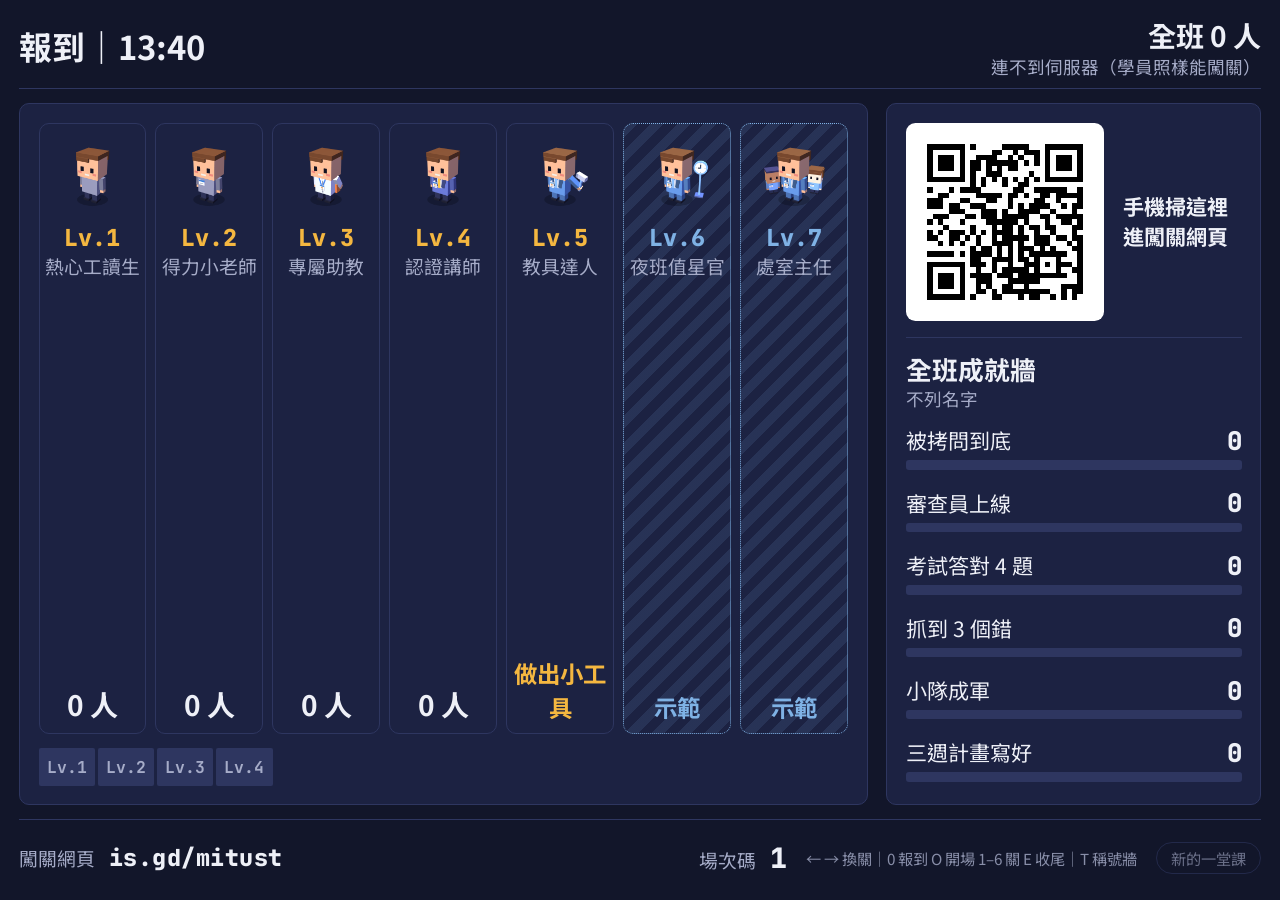
<file: screen.html>
<!doctype html>
<html lang="zh-Hant"><head><meta charset="utf-8"><meta name="viewport" content="width=device-width, initial-scale=1">
<title>AI 升級之路｜投影幕</title>
<link rel="preconnect" href="https://fonts.googleapis.com"><link rel="preconnect" href="https://fonts.gstatic.com" crossorigin>
<link rel="stylesheet" href="https://fonts.googleapis.com/css2?family=Noto+Sans+TC:wght@400;700&family=JetBrains+Mono:wght@700;800&family=Space+Grotesk:wght@700&display=optional" media="print" onload="this.media='all'"><noscript><link rel="stylesheet" href="https://fonts.googleapis.com/css2?family=Noto+Sans+TC:wght@400;700&family=JetBrains+Mono:wght@700;800&family=Space+Grotesk:wght@700&display=optional"></noscript>
<link rel="stylesheet" href="theme.css?v=202611222114"><link rel="stylesheet" href="screen.css?v=202611222114"></head>
<body><div id="screen" class="scr"></div>
<script>window.LU_CFG = { api: "https://n8n.infernoedge247365.dpdns.org/webhook", session: String(Number((new URLSearchParams(location.search).get("s") || "1").replace(/\D/g, "").slice(0, 4)) || 1) };</script>
<script src="core.js?v=202611222114"></script><script src="stages.js?v=202611222114"></script><script src="api.js?v=202611222114"></script><script src="screen.js?v=202611222114"></script>
</body></html>
</file>
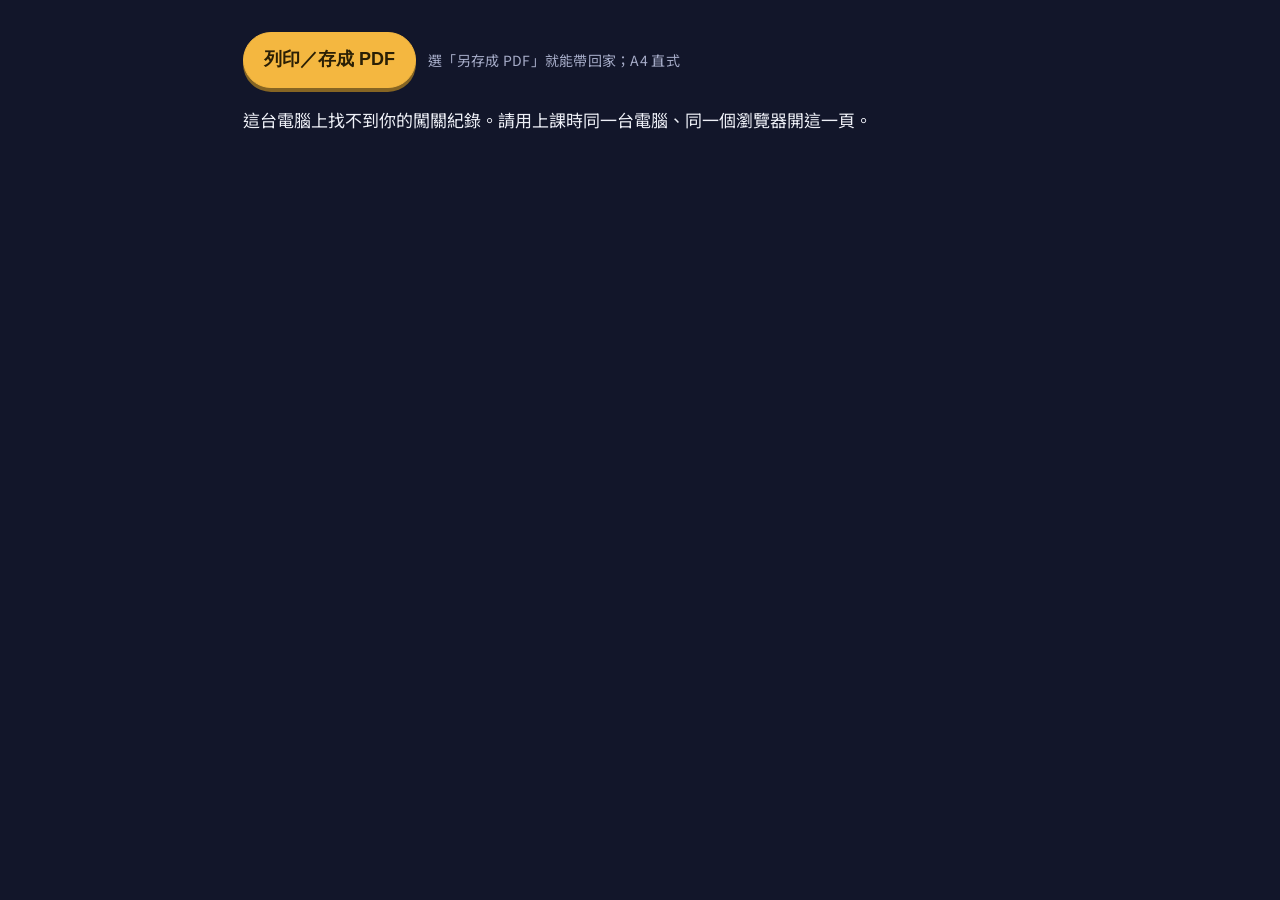
<file: takeaway.html>
<!doctype html>
<html lang="zh-Hant"><head><meta charset="utf-8"><meta name="viewport" content="width=device-width, initial-scale=1">
<title>我的 AI 團隊設計單</title>
<link rel="preconnect" href="https://fonts.googleapis.com"><link rel="preconnect" href="https://fonts.gstatic.com" crossorigin>
<link rel="stylesheet" href="https://fonts.googleapis.com/css2?family=Noto+Sans+TC:wght@400;700&display=optional" media="print" onload="this.media='all'"><noscript><link rel="stylesheet" href="https://fonts.googleapis.com/css2?family=Noto+Sans+TC:wght@400;700&display=optional"></noscript>
<link rel="stylesheet" href="theme.css?v=202611222114"><link rel="stylesheet" href="app.css?v=202611222114">
<style>
  .sheet { max-width: 794px; margin: 0 auto; padding: var(--sp-4); }
  .tk-bar { display: flex; gap: var(--sp-3); align-items: center; flex-wrap: wrap; margin: var(--sp-4) 0; }
  .head { display: flex; gap: var(--sp-4); align-items: center; border-bottom: 2px solid var(--line-strong); padding-bottom: var(--sp-3); }
  .head h1 { margin: 0; font-size: var(--fs-xl); }
  .cell { background: var(--panel); border: 1px solid var(--line); border-radius: var(--r-card); padding: var(--sp-3) var(--sp-4); margin: var(--sp-3) 0; }
  .cell.short { break-inside: avoid; }   /* 短的格子不切開；長的可以跨頁，才塞得進兩頁 A4 */
  .cell h2 { margin: 0 0 var(--sp-2); font-size: var(--fs-md); }
  .val { white-space: pre-wrap; overflow-wrap: anywhere; }
  .empty { color: var(--fg-dim); }
  .rows { margin: 0; padding: 0; list-style: none; }
  .rows li { margin: var(--sp-1) 0; }
  .rows b { display: inline-block; min-width: 9.5em; }
  .title-line { font-weight: 700; font-size: var(--fs-lg); }
  .tk-qr { margin: 0 0 0 auto; flex: none; text-align: center; }   /* 標題列最右邊：課後掃了看附錄 */
  .tk-qr img { display: block; width: 123px; height: auto; aspect-ratio: 1; background: #fff; image-rendering: pixelated; }
  .tk-qr figcaption { font-size: var(--fs-sm); line-height: 1.4; white-space: pre; }
  @media screen and (max-width: 560px) { .tk-qr { display: none; } }   /* 手機螢幕上會把標題擠成一條，而且手機掃不到自己；列印（含手機存 PDF）照樣印 */
  @page { size: A4 portrait; margin: 12mm; }
  @media print {
    body { background: #fff; color: #000; font-size: 11pt; line-height: 1.5; }
    .noprint { display: none !important; }
    .sheet { max-width: none; padding: 0; }
    .head { border-color: #000; }
    .cell { background: #fff; border: 1px solid #555; color: #000; padding: 6px 10px; margin: 6px 0; }
    .empty { color: #555; }
    .avatar { border-radius: 0; }
    .tk-qr img { width: 30mm; }   /* 印出來 3 公分見方，手機好掃 */
  }
</style></head>
<body><main class="sheet" id="sheet"></main>
<script src="core.js?v=202611222114"></script><script src="pixel.js?v=202611222114"></script><script src="avatar.js?v=202611222114"></script>
<script>
(function () {
  const root = document.getElementById("sheet");
  const s = String(Number((new URLSearchParams(location.search).get("s") || "1").replace(/\D/g, "").slice(0, 4)) || 1);   // 跟 screen.html 同一套：0、abc、空白都當 1
  const h = (tag, cls, text) => { const e = document.createElement(tag); if (cls) e.className = cls; if (text != null) e.textContent = text; return e; };
  let st = null, blocked = false;
  try { st = JSON.parse(localStorage.getItem("lu-st-" + s) || "null"); } catch (e) { st = null; blocked = true; }
  const bar = h("div", "tk-bar noprint"), btn = h("button", "btn submit", "列印／存成 PDF");
  btn.addEventListener("click", async () => {   // 先等字型載好再印（最多 1.5 秒；沒有 document.fonts 或逾時就照印）
    const f = document.fonts;
    if (f && f.ready) await Promise.race([f.ready.catch(() => {}), new Promise(r => setTimeout(r, 1500))]);
    window.print();
  }); bar.append(btn, h("span", "step-no", "選「另存成 PDF」就能帶回家；A4 直式"));
  root.append(bar);
  if (blocked) { root.append(h("p", "bad-msg", "這台電腦不允許網頁存檔，設計單無法產生。請回闖關頁，把每一關自己寫的內容複製到 Word 或截圖保存。")); return; }
  if (!st || !st.done) {
    root.append(h("p", "", "這台電腦上找不到你的闖關紀錄。請用上課時同一台電腦、同一個瀏覽器開這一頁。"));
    return;
  }
  const sheet = st.sheet || {}, lv = LU.level(st), L = LU.LEVELS[lv - 1];
  const tableName = team => /^線上(\d+)$/.test(String(team)) ? `線上第 ${String(team).slice(2)} 組` : `第 ${team} 桌`;
  const head = h("header", "head"), t = h("div");
  t.append(h("h1", "", "我的 AI 團隊設計單"), h("p", "", `${st.player ? `${st.player} 號` : ""}${st.player && st.team ? "｜" : ""}${st.team ? tableName(st.team) : ""}`), h("p", "", `遊戲等級：Lv.${lv} ${L.name}`));
  const tt = st.claim && LU.TITLES.find(x => x.id === st.claim.main);   // 收尾關領過稱號才印（積分最後才揭曉）
  if (tt) t.append(h("p", "title-line", `結業稱號：【${tt.name}】｜總積分 ${Number((st.claim.score || {}).total) || 0}`));
  const nm = n => (LU.LEVELS[n - 1] ? `Lv.${n} ${LU.LEVELS[n - 1].name}` : "（還沒填）");
  const APPENDIX = "https://ma17852003.github.io/ai-levelup/appendix.html";   // 跟 img/qr-appendix.png 同一個網址（tools/gen_qr.py 產；換網址兩邊一起改）
  const qr = h("figure", "tk-qr"), qrImg = h("img");
  qrImg.onerror = () => qr.remove();   // 圖載不到（離線／404）就整塊拿掉，不印破圖示
  qrImg.setAttribute("src", "img/qr-appendix.png"); qrImg.setAttribute("alt", "附錄 QR Code（" + APPENDIX + "）");
  qr.append(qrImg, h("figcaption", "", "手機掃這裡\n看課後附錄"));
  head.append(AVATAR.el(lv, 96), t, qr); root.append(head);
  function cell(title, value, emptyText) {
    const txt = typeof value === "string" ? value.trim() : "", c = h("section", "cell" + (txt.length < 160 ? " short" : "")); c.append(h("h2", "", title));
    c.append(txt ? h("div", "val", txt) : h("div", "empty", emptyText || "（這格還沒寫）"));
    root.append(c);
  }
  function rows(title, pairs) {
    const c = h("section", "cell short"), ul = h("ul", "rows"); c.append(h("h2", "", title));
    pairs.forEach(([k, v]) => { const li = h("li"), val = typeof v === "string" && v.trim() ? v.trim() : ""; li.append(h("b", "", k), h("span", val ? "val" : "empty", val || "（還沒寫）")); ul.append(li); });
    c.append(ul); root.append(c);
  }
  const card = sheet.card || {}, plan = sheet.plan || {};
  cell("第 1 格　我明天最想丟給 AI 助理的第一件事", sheet.first);
  cell("第 2、3 格　需求單（我的助教要做什麼、怎麼算做得好）", sheet.brief);
  cell("第 4 格　參考資料目錄（檔名｜管什麼｜給誰｜關鍵字）", sheet.toc);
  cell("第 5 格　考我的助教的陷阱題", sheet.traps);
  cell("設計單第 6 格：你在 Lv 幾", `開場自評：${nm(st.self0)}　→　收尾自評：${nm(st.self1)}`);
  cell("考試成績", (st.done || {})["s4.pass"] ? `${Number(st.pass) || 0} 題通過（共 5 題，過 4 題以上算 Lv.4 認證講師）` : "", "（還沒填）");
  rows("我的小隊名片", [["助教專案叫什麼", card.gem], ["審查員技能叫什麼", card.reviewer], ["明天從哪裡打開", card.where]]);
  rows("三週計畫", [["第 1 週　試用的同事", plan.w1], ["第 2 週　再加哪一本手冊", plan.w2], ["第 3 週　真的工作", plan.w3]]);
})();
</script></body></html>
</file>
<file: theme.css>
/* 《AI 團隊自己組團》共用底：色碼抄 PPT build_deck.js 第 18–21 行，不准自己調 */
:root {
  --bg: #12162A; --bg-deep: #0D1022; --panel: #1C2242; --panel-2: #252C55; --line: #2E3660;
  --fg: #EEF0F7; --fg-dim: #A6ACC8;
  --muted: #7D84A8;                 /* 只准放在 --bg 上當字；卡片上只當邊框 */
  --line-strong: #7D84A8;           /* 可點元件的邊框，對 --panel 4.2:1，過 3:1 */

  --gold: #F4B740; --on-gold: #2A1F05; --gold-soft: rgba(244, 183, 64, .14);   /* 金＝會給經驗值 */
  --cool: #7FB2E5; --on-cool: #0B2238; --cool-soft: rgba(127, 178, 229, .12);  /* 冷藍＝講師示範 */
  --bad: #FF7A6B; --ok: #5BC98A;    /* 一定搭圖示＋文字 */

  --paper: #F5EFE1; --ink: #1B1A17; --ink-dim: #5E584C; --gold-ink: #7A5C0E;   /* 要複製的紙卡 */

  --focus: #EEF0F7;                 /* 焦點框用主文字色，金色留給「升級」 */
  --shape-outline: #12162A;         /* 桌別形狀描邊，common.js 改吃這個 */

  --font-sans: "Noto Sans TC", "Microsoft JhengHei", "PingFang TC", system-ui, sans-serif;   /* 字體與換行：Noto Sans TC 由 Google Fonts 載入，沒載到退回正黑體 */
  --font-mono: "JetBrains Mono", Consolas, ui-monospace, monospace;

  --fs-xs: 15px; --fs-sm: 16px; --fs-md: 18px; --fs-lg: 22px; --fs-xl: 28px; --fs-2xl: 36px; --fs-hud: 24px;
  --lh-body: 1.75;
  /* 字級四級（字體與換行）：kicker 14／卡片標題 20／內文 17（卡片內 16）／小標籤 14 */
  --fs-kicker: 14px; --fs-title: 20px; --fs-body: 17px; --fs-card: 16px; --fs-label: 14px;
  --sp-1: 4px; --sp-2: 8px; --sp-3: 12px; --sp-4: 16px; --sp-5: 20px; --sp-6: 24px; --sp-8: 32px;
  --grid-gap: 10px;   /* 排版精修 G1：翻卡、配對、選項的格線間距 */
  --tap-min: 48px; --btn-h: 56px; --app-max: 760px;

  --ease-out: cubic-bezier(0.16, 1, 0.3, 1);
  --t-tap: 120ms; --t-ui: 220ms; --t-reveal: 500ms;   /* 全部只播一次，沒有 infinite */
  color-scheme: dark;
}
:focus-visible { outline: 3px solid var(--focus); outline-offset: 2px; border-radius: 4px; }
@media (prefers-reduced-motion: reduce) {
  *, *::before, *::after { animation-duration: 1ms !important; animation-delay: 0s !important; animation-iteration-count: 1 !important; transition-duration: 1ms !important; transition-delay: 0s !important; }   /* 延遲也歸零：清單、角色卡、長條、經驗條直接是最後的樣子 */
}

/* 方向 C：遊戲狀態列 GAME HUD，疊在共用 :root 之上 */
:root {
  --seg-on: var(--gold);        /* 經驗條每一格（填滿） */
  --seg-off: #2E3660;           /* 經驗條每一格（還沒填）：意思靠旁邊的百分比文字 */
  --seg-gap: 3px;
  --crest-today: var(--gold);   /* Lv.1～4 徽章外框 */
  --crest-demo: var(--cool);    /* Lv.5～7 徽章外框 */
  --crest-bg: #1C2242;

  --r-card: 10px; --r-pill: 999px;
  --sh-rest: none;

  --font-latin-display: "Space Grotesk", "Microsoft JhengHei", sans-serif;  /* 只給 LEVEL UP、EXP 這些英文 */

  --t-bar-fill: 700ms;   /* 經驗條一格一格填（steps） */
  --t-crest-flip: 450ms; /* 徽章翻面 */
  --t-levelup: 1500ms;
}

/* ===== 元件 ===== */
body { margin: 0; background: var(--bg); color: var(--fg); font: var(--fs-md)/var(--lh-body) var(--font-sans); }
.app { max-width: var(--app-max); margin: 0 auto; padding: var(--sp-4); }
.hud { position: sticky; top: 0; z-index: 5; background: var(--bg); padding: var(--sp-3) 0; border-bottom: 1px solid var(--line); display: grid; grid-template-columns: auto 1fr auto; gap: var(--sp-3); align-items: center; }
.crest { font: 700 var(--fs-hud)/1.3 var(--font-sans); font-variant-numeric: tabular-nums; letter-spacing: 0.02em; color: var(--crest-today); border: 2px solid var(--crest-today); border-radius: var(--r-card); padding: 2px 10px; background: var(--crest-bg); }
.exp { display: grid; grid-template-columns: repeat(20, 1fr); gap: var(--seg-gap); }
.exp i { height: 14px; background: var(--seg-off); border-radius: 2px; }
.exp i.on { background: var(--seg-on); }
.exp-label { font: 400 var(--fs-kicker) var(--font-sans); font-variant-numeric: tabular-nums; letter-spacing: .02em; color: var(--fg-dim); }   /* 含中文的標籤不用等寬字 */
.stage { background: var(--panel); border: 1px solid var(--line); border-radius: var(--r-card); padding: var(--sp-5); margin: var(--sp-4) 0; }
.stage.demo { border: 1.5px dotted var(--cool); }
.stage h2 { font-size: var(--fs-xl); margin: 0 0 var(--sp-2); }
.step-no { font: 400 var(--fs-kicker)/1.5 var(--font-sans); font-variant-numeric: tabular-nums; letter-spacing: .02em; color: var(--fg-dim); }
.paper { background: var(--paper); color: var(--ink); border-radius: 6px; padding: var(--sp-4); white-space: pre-wrap; font-size: var(--fs-sm); max-height: 260px; overflow: auto; }
.btn { min-height: var(--btn-h); padding: 0 var(--sp-5); border-radius: var(--r-pill); border: 1.5px solid var(--line-strong); background: var(--panel-2); color: var(--fg); font-size: var(--fs-md); cursor: pointer; }
.btn[aria-pressed="true"] { border-color: var(--fg); background: var(--panel); }
.btn.copy { background: var(--paper); color: var(--ink); border-color: var(--paper); }
.btn.submit { background: var(--gold); color: var(--on-gold); border-color: var(--gold); font-weight: 700; }
.btn.demo { border-color: var(--cool); color: var(--cool); }
.ok-msg { color: var(--ok); } .bad-msg { color: var(--bad); }
.buckets { display: grid; grid-template-columns: repeat(auto-fit, minmax(160px, 1fr)); gap: var(--sp-3); }
.bucket { min-height: 120px; border: 1.5px dashed var(--line-strong); border-radius: var(--r-card); padding: var(--sp-2); }
.chip { display: inline-flex; align-items: center; min-height: var(--tap-min); padding: 0 var(--sp-3); margin: 4px; border-radius: var(--r-pill); background: var(--panel-2); border: 1px solid var(--line-strong); color: var(--fg); cursor: grab; font-size: var(--fs-md); }
.chip[aria-pressed="true"] { border-color: var(--fg); }
.levelup { position: fixed; inset: 0; background: rgba(13, 16, 34, .94); background: color-mix(in srgb, var(--bg-deep) 94%, transparent); display: grid; place-items: center; z-index: 20; text-align: center; }
.levelup h1 { font: 700 clamp(36px, 10vw, 64px) var(--font-latin-display); letter-spacing: .12em; color: var(--gold); margin: 0; }
.levelup .flip { display: inline-block; animation: flip var(--t-crest-flip) var(--ease-out) 1; }
@keyframes flip { from { transform: rotateY(90deg); } to { transform: rotateY(0); } }
textarea, input[type=text], select { width: 100%; box-sizing: border-box; background: var(--bg-deep); color: var(--fg); border: 1.5px solid var(--line-strong); border-radius: 8px; padding: var(--sp-3); font: inherit; }
label { display: block; margin: var(--sp-3) 0 var(--sp-2); }
.check { display: flex; gap: var(--sp-2); align-items: flex-start; min-height: var(--tap-min); }
.block { margin: var(--sp-5) 0; }
@media (max-width: 700px) { .stage h2 { font-size: var(--fs-lg); } }
</file>
<file: app.css>
/* 學員頁補充樣式（theme.css 不動；這裡只放頭像尺寸與小細節） */
.avatar { display: block; height: auto; max-width: 100%; border-radius: var(--r-card); }
.avatar-fb { display: inline-block; }
.avatar-fb svg { width: 100%; height: auto; }
.pix { display: inline-flex; }
.pix-big { display: flex; justify-content: center; margin: var(--sp-4) 0; }
.pixel-wrap { display: flex; margin-bottom: var(--sp-2); }
img, svg { max-width: 100%; }
a.btn { display: inline-flex; align-items: center; text-decoration: none; box-sizing: border-box; }
.levelup { background: rgba(13, 16, 34, .98); background: color-mix(in srgb, var(--bg-deep) 98%, transparent); backdrop-filter: blur(6px); }
.btn[aria-pressed="true"] { background: var(--fg); color: var(--bg); border-color: var(--fg); }
.chip[aria-pressed="true"] { background: var(--fg); color: var(--bg); }
.tick { display: inline-block; width: 1.2em; text-align: left; }
.paper:empty { display: none; }
.btn.primary { background: var(--fg); color: var(--bg); border-color: var(--fg); font-weight: 700; }
.pend:empty { display: none; }
.banner { border: 2px solid var(--bad); border-radius: var(--r-card); padding: var(--sp-3); }
.pool { min-height: 56px; border: 1.5px dashed var(--line-strong); border-radius: var(--r-card); padding: var(--sp-2); }
/* HUD（排版精修 H1）：所有寬度都是兩排——第一排徽章｜經驗值文字｜小人｜號碼，第二排整條 20 格經驗條 */
.hud { grid-template-columns: auto minmax(0, 1fr) auto auto; grid-template-areas: "crest label pix no" "bar bar bar bar"; column-gap: 12px; row-gap: 8px; padding: 10px 0; }
.hud > div { display: contents; }
.hud .crest { grid-area: crest; white-space: nowrap; }
.hud .exp-label { grid-area: label; min-width: 0; display: flex; flex-wrap: wrap; align-items: baseline; column-gap: .5em; line-height: 1.4; }
.hud .exp-label > span { white-space: nowrap; }      /* 只准在「15%」和「再完成…」之間換行，不准斷在字中間 */
.hud .exp { grid-area: bar; }
.hud .pix { grid-area: pix; }
.hud .hud-no { grid-area: no; display: flex; flex-wrap: wrap; justify-content: flex-end; text-align: right; line-height: 1.3; }
.hud-no .no-p, .hud-no .no-t { white-space: nowrap; }
.hud .pend { grid-column: 1 / -1; margin: 0; }      /* 有「待送出」才多一排；沒有就不佔空間 */
.hud .avatar { width: 36px; height: 45px; }   /* 寬螢幕的小人也縮一點，HUD 才壓得到 90px 以內（V5；清單沒寫，量出來 48px 小人會撐到 103px） */
@media (max-width: 760px) { .exp-label > :nth-child(2) { display: none; } }   /* 「（經驗值）」在 760 以下收起來 */
@media (max-width: 680px) { .exp-long { display: none; } }   /* 審查修正：481～680 寬「再完成…／今天的目標達成…」會溢出蓋到小人和號碼（實量 641 寬最壞情況還會蓋到），680 以下只留「EXP 15%」 */
@media (max-width: 480px) {
  .hud { column-gap: 8px; }
  .hud .crest { font-size: 18px; padding: 0 8px; }
  .hud .exp-label, .hud .hud-no { font-size: 14px; }
  .hud .exp-label { flex-wrap: nowrap; column-gap: .3em; }   /* 審查修正：「EXP」「65%」不拆兩行 */
  .hud .avatar { width: 32px; height: 40px; }
  .hud .hud-no { flex-direction: column; flex-wrap: nowrap; align-items: flex-end; max-width: 40vw; }
  .hud-no .no-sep { display: none; }
}
@media (max-width: 400px) { .hud .crest { font-size: 16px; padding: 0 6px; } }
@media (max-width: 340px) { .hud .crest { font-size: 14px; padding: 0 5px; } }   /* 320 寬：五字等級名＋EXP 還有餘裕 */   /* 360 寬最長的徽章＋「100%」才不會蓋到小人 （寫在 480 那段後面才生效） */
.sync-bar { background: var(--panel-2); border: 1.5px solid var(--line-strong); border-radius: var(--r-card); padding: var(--sp-2) var(--sp-3); margin: var(--sp-2) 0; font-size: var(--fs-sm); }
.sync-bar.hide { display: none; }
.btn.small { min-height: var(--tap-min); font-size: var(--fs-sm); padding: 0 var(--sp-3); }
/* 按鈕與文字自適應（2026-11-13）：選項成組換行、送出列獨立一排、手機一個選項一行 */
.btn { white-space: normal; line-height: 1.3; max-width: 100%; box-sizing: border-box; }
.opts { display: grid; grid-template-columns: minmax(0, 1fr); gap: var(--grid-gap, 10px); margin: var(--sp-3) 0; }   /* 排版精修 A2 */
@media (min-width: 600px) {
  .opts:has(> .btn:last-child:nth-child(even)) { grid-template-columns: repeat(2, minmax(0, 1fr)); }
}
.opts .btn { width: 100%; justify-content: flex-start; border-radius: 12px; }   /* 選答案＝圓角方塊，跟藥丸形的動作按鈕分開 */
.btn.opt { display: inline-flex; align-items: center; gap: .5em; text-align: left; padding: var(--sp-2) var(--sp-4); }
.btn.opt .tick { flex: none; text-align: center; color: var(--fg-dim); }
.btn.opt[aria-pressed="true"] .tick { color: inherit; }
.actions { position: relative; display: flex; flex-wrap: wrap; align-items: center; gap: var(--sp-2) var(--sp-3); margin-top: var(--sp-3); }
.actions > span:empty { position: absolute; width: 1px; height: 1px; overflow: hidden; pointer-events: none; }   /* 空的不佔一行，但留在輔助工具樹裡，第一則提示才唸得出來 */
.actions > span { flex: 1 1 12em; min-width: 0; }
@media (max-width: 600px) {
  body { font-size: 17px; }
  .app { padding: var(--sp-3); }
  .stage { padding: var(--sp-4); }
  .btn { font-size: 16px; padding: var(--sp-2) var(--sp-4); }
  .actions > .btn, .actions > a.btn { flex: 1 1 100%; justify-content: center; text-align: center; }
  .actions > span { flex-basis: 100%; }
}
.btn:disabled { opacity: .45; cursor: default; }   /* 已送出鎖住時看得出來按不了 */
/* 結業稱號＝一張直式集換卡（T10，照 介面提案\方向C.html）：第一次背面朝上，按「翻開我的卡」才翻；金色只給等級牌和經驗值長條 */
.title-card .actions { justify-content: center; }
.title-card.closed .tc-also, .title-card.closed .actions { display: none; }   /* 還沒翻牌：也符合和按鈕先收起來，不先爆雷 */
.tc-stage { perspective: 1100px; display: flex; justify-content: center; padding: 6px 0 4px; }
.tflip { width: min(100%, 400px); transform: rotateX(var(--rx, 0deg)) rotateY(var(--ry, 0deg)); transform-style: preserve-3d; transition: transform .35s var(--ease-out); }
.tflip-in { display: grid; transform-style: preserve-3d; transition: transform .85s var(--ease-out); }
.tflip.open .tflip-in { transform: rotateY(180deg); }
.tface { grid-area: 1 / 1; backface-visibility: hidden; -webkit-backface-visibility: hidden; border-radius: 18px; border: 3px solid var(--fg); box-shadow: 0 22px 40px -20px rgba(0, 0, 0, .85); }
.tback { display: flex; flex-direction: column; align-items: center; justify-content: center; gap: 16px; padding: 24px; text-align: center;
  background: radial-gradient(60% 40% at 50% 40%, rgba(238, 240, 247, .08), transparent 70%), repeating-linear-gradient(45deg, rgba(238, 240, 247, .05) 0 10px, transparent 10px 20px), var(--panel-2); }
.tback .q { font: 700 120px/1 var(--font-latin-display); color: var(--fg); opacity: .9; }
.tback p { margin: 0; font: 400 var(--fs-kicker)/1.5 var(--font-sans); letter-spacing: .14em; color: var(--fg-dim); }
.tcard { position: relative; overflow: hidden; padding: 12px 12px 14px; background: var(--panel-2); transform: rotateY(180deg); }
.tcard::before { content: ""; position: absolute; inset: 6px; border: 1px solid var(--line-strong); border-radius: 13px; pointer-events: none; }
.tcard::after { content: ""; position: absolute; inset: 0; pointer-events: none; background: linear-gradient(115deg, transparent 35%, rgba(255, 255, 255, .16) 48%, rgba(255, 255, 255, .04) 56%, transparent 66%); background-size: 260% 100%; background-position: var(--sx, 120%) 0; opacity: var(--so, 0); transition: opacity .3s; }
.tflip.reveal .tcard::after { animation: sheen 1.3s .75s ease-out both; }
@keyframes sheen { from { opacity: 1; background-position: 120% 0; } to { opacity: 1; background-position: -20% 0; } }
.tc-top { position: relative; display: flex; justify-content: space-between; gap: 8px; padding: 2px 6px 8px; font: 400 var(--fs-kicker)/1.4 var(--font-sans); font-variant-numeric: tabular-nums; letter-spacing: .02em; color: var(--fg-dim); }
.tc-art { position: relative; height: 220px; border-radius: 12px; overflow: hidden; border: 1px solid var(--line-strong);
  background: radial-gradient(55% 12% at 50% 93%, rgba(0, 0, 0, .55), transparent 70%), repeating-conic-gradient(from 0deg at 50% 62%, rgba(238, 240, 247, .07) 0deg 8deg, transparent 8deg 16deg), radial-gradient(80% 70% at 50% 60%, var(--panel-2), var(--bg-deep) 80%); }
.tc-art img { position: absolute; left: 0; right: 0; bottom: 10px; margin: auto; height: 196px; width: auto; max-width: none; }
.tc-lvtag { position: absolute; top: 8px; left: 8px; font: 700 var(--fs-sm)/1.4 var(--font-sans); font-variant-numeric: tabular-nums; color: var(--on-gold); background: var(--gold); border-radius: 8px; padding: 2px 8px; }
.tc-plate { position: relative; margin: -26px 14px 0; padding: 6px 10px 8px; background: var(--panel); border: 2px solid var(--fg); border-radius: 10px; text-align: center; }
.tc-kicker { margin: 0; font: 400 var(--fs-kicker)/1.5 var(--font-sans); letter-spacing: .12em; color: var(--fg-dim); }
.tc-name { margin: 0; font-size: 28px; line-height: 1.3; overflow-wrap: anywhere; }
.tc-why { position: relative; margin: 10px 8px 0; text-align: center; font-size: var(--fs-sm); line-height: 1.6; color: var(--fg); }
.tc-stats { position: relative; margin: 12px 8px 0; display: grid; grid-template-columns: auto minmax(0, 1fr) 2.6em; gap: 6px 10px; align-items: center; }
.tc-stats dt { font-size: var(--fs-xs); color: var(--fg-dim); }
.tc-stats dd { margin: 0; }
.bar { height: 10px; border-radius: 5px; background: var(--bg-deep); overflow: hidden; }
.bar i { display: block; height: 100%; background: var(--fg); border-radius: 5px; }
.bar.xp i { background: var(--gold); }
.tflip.reveal .bar i { animation: grow .8s var(--ease-out) both; }   /* 長出來的延遲寫在每條的 style（900ms 起、每條差 80ms） */
@keyframes grow { from { width: 0; } }
.tc-stats .v { font: 800 var(--fs-md) var(--font-mono); text-align: right; }
.tc-foot { position: relative; display: flex; flex-wrap: wrap; align-items: baseline; justify-content: space-between; gap: 4px 10px; margin: 12px 8px 0; padding-top: 8px; border-top: 1px dashed var(--line-strong); }
.tc-foot span { color: var(--fg-dim); font-size: var(--fs-sm); }
.tc-foot strong { font: 800 44px/1 var(--font-mono); }
.tc-also { margin: var(--sp-3) 0 0; text-align: center; color: var(--fg-dim); }
.tc-save:empty { display: none; }
.tc-save { margin-top: var(--sp-3); text-align: center; }
.tc-save img { width: min(100%, 400px); border-radius: 12px; }
/* 很舊的瀏覽器不支援「背面隱藏」：不翻，直接顯示正面 */
@supports not ((backface-visibility: hidden) or (-webkit-backface-visibility: hidden)) {
  .tback { display: none; } .tcard, .tflip.open .tflip-in { transform: none; }
}
@media (max-width: 600px) {
  .tc-name { font-size: 24px; }
  .tc-art { height: 190px; }
  .tc-art img { height: 168px; }
}
/* 目錄＋一關一頁（T7）→ 方向 C 角色養成卡（T8，2026-11-15，照 介面提案\方向C.html）：金＝經驗值／升級、冷藍＝講師、綠＝完成、白＝已做 */
.sil { filter: brightness(0) invert(1); opacity: .25; }   /* 還沒拿到的造型：白色剪影（PNG 是透明底） */
/* 角色卡 */
.hero { display: grid; grid-template-columns: 150px minmax(0, 1fr); grid-template-rows: auto auto; column-gap: 18px; row-gap: 10px; align-items: center; }
.hero-art { grid-row: 1 / 3; position: relative; aspect-ratio: 4 / 5; border-radius: 14px; overflow: hidden; border: 1px solid var(--line-strong);
  background: radial-gradient(60% 14% at 50% 90%, rgba(0, 0, 0, .5), transparent 70%), repeating-conic-gradient(from 0deg at 50% 60%, rgba(238, 240, 247, .06) 0deg 8deg, transparent 8deg 16deg), radial-gradient(80% 70% at 50% 55%, var(--panel-2), var(--bg-deep) 80%); }
.hero-art img { position: absolute; left: 0; right: 0; bottom: 4%; margin: auto; width: 92%; height: auto; }
.menu .hero-art img.pose { animation: pose .6s var(--ease-out); }   /* 權重高過 .intro .hero-art img：升級跳一下不會被進場動畫蓋掉 */
@keyframes pose { 0% { transform: translateY(0) scale(1); } 35% { transform: translateY(-14px) scale(1.04); } 100% { transform: none; } }
.hero-info { align-self: end; }
.hero-k { margin: 0; font: 400 var(--fs-kicker)/1.5 var(--font-sans); letter-spacing: .12em; color: var(--fg-dim); }
.hero-lv { margin: 2px 0 0; font-size: 30px; font-weight: 700; line-height: 1.25; }
.hero-lv b { font: 800 30px var(--font-mono); color: var(--gold); margin-right: 8px; }
.hero-desc { margin: 0; color: var(--fg-dim); }
.hero-next { grid-column: 2; justify-self: start; align-self: start; display: flex; align-items: center; gap: 10px; margin: 0; padding: 4px 14px 4px 6px; border: 1.5px dashed var(--gold); border-radius: 12px; font-size: var(--fs-sm); line-height: 1.45; }
.hero-next b { color: var(--gold); }
.hero-next img { width: 34px; height: 42px; object-fit: contain; flex: none; }
/* 七套造型衣櫃 */
.closet { list-style: none; margin: 18px 0 22px; padding: 0; display: grid; grid-template-columns: repeat(7, minmax(0, 1fr)); gap: 6px; }
.closet li { position: relative; display: flex; flex-direction: column; align-items: center; padding: 6px 2px 2px; border-radius: 10px; border: 1.5px dashed var(--line-strong); background: var(--panel-2); }
.closet img { width: 100%; max-width: 64px; aspect-ratio: 4 / 5; object-fit: contain; }
.cl-lv { font: 700 var(--fs-xs)/1.6 var(--font-mono); color: var(--fg-dim); white-space: nowrap; }
.closet .got { border: 1.5px solid var(--line-strong); }
.closet .got .cl-lv { color: var(--fg); }
.closet .cur { border: 2px solid var(--gold); }
.closet .cur .cl-lv { color: var(--gold); }
.closet .demo { border: 1.5px dotted var(--cool); }
.closet .demo .cl-lv { color: var(--cool); }
.closet .demo img { opacity: .35; }
.cl-eye { position: absolute; top: 3px; right: 3px; color: var(--cool); line-height: 0; }
.cl-ok { position: absolute; top: 3px; right: 3px; width: 18px; height: 18px; border-radius: 50%; background: var(--fg); color: var(--bg); display: none; place-items: center; }
.closet .got:not(.cur) .cl-ok { display: grid; }
/* 任務清單 */
.menu-list { list-style: none; margin: 12px 0 var(--sp-4); padding: 0; display: flex; flex-direction: column; gap: 10px; }
.menu-row { width: 100%; box-sizing: border-box; display: grid; grid-template-columns: 52px minmax(0, 1fr) auto; align-items: center; gap: 14px; min-height: var(--btn-h); padding: 12px 16px 12px 12px; text-align: left; font: inherit; line-height: 1.35; color: var(--fg); background: var(--panel-2); border: 1.5px solid var(--line-strong); border-radius: var(--r-card); cursor: pointer;
  box-shadow: 0 4px 0 var(--bg-deep); transition: transform var(--t-tap) var(--ease-out), box-shadow var(--t-tap) var(--ease-out), border-color var(--t-ui); }
.menu-row:hover { border-color: var(--fg); }
.menu-row:active { transform: translateY(3px); box-shadow: 0 1px 0 var(--bg-deep); }
.menu-row.demo { border-style: dotted; border-color: var(--cool); }
.menu-row.now { border-color: var(--cool); box-shadow: inset 0 0 0 1px var(--cool), 0 4px 0 var(--bg-deep); }   /* 只換顏色＋內陰影加粗，邊框粗細不變，下面的列不位移 */
.emblem { position: relative; width: 52px; height: 52px; border-radius: 12px; display: grid; place-items: center; background: var(--panel); border: 2px solid var(--line-strong); font: 800 24px/1 var(--font-mono); color: var(--fg); }
.full .emblem { background: var(--fg); border-color: var(--fg); color: var(--bg); }
.menu-row.demo .emblem { border: 2px dotted var(--cool); color: var(--cool); }
.em-ok { position: absolute; right: -7px; bottom: -7px; width: 22px; height: 22px; border-radius: 50%; background: var(--ok); color: var(--bg-deep); border: 2px solid var(--panel-2); display: none; place-items: center; }
.full .em-ok { display: grid; }
.mr-no { display: block; font: 400 var(--fs-kicker)/1.5 var(--font-sans); font-variant-numeric: tabular-nums; letter-spacing: .02em; color: var(--fg-dim); }
.mr-no:empty { display: none; }   /* 報到／開場／收尾：關名已含名稱，不重複小標 */
.mr-name { display: block; font-weight: 700; }
.q-main { min-width: 0; }
.q-main small { display: block; font: 400 var(--fs-label)/1.5 var(--font-sans); font-variant-numeric: tabular-nums; letter-spacing: .02em; color: var(--fg-dim); }
.q-reward { display: inline-flex; align-items: center; gap: 6px; margin-top: 6px; padding: 0 10px 0 2px; border: 1.5px dashed var(--gold); border-radius: var(--r-pill); font-size: var(--fs-xs); line-height: 1.6; color: var(--fg); }
.q-reward img { width: 20px; height: 25px; object-fit: contain; }
.q-reward b { color: var(--gold); }
.q-reward.got { border-style: solid; }
.mr-st { display: flex; flex-direction: column; align-items: flex-end; gap: 4px; white-space: nowrap; }
.mr-cnt { font: 400 var(--fs-label)/1.3 var(--font-sans); font-variant-numeric: tabular-nums; letter-spacing: .02em; color: var(--fg-dim); }
.menu-row.full .mr-cnt { color: var(--ok); }
.mr-now { font-size: var(--fs-xs); font-weight: 700; line-height: 1.6; color: var(--on-cool); background: var(--cool); border-radius: var(--r-pill); padding: 0 10px; }
/* 件數小格子：做了幾件亮幾格（白色，不用金色）；學員自己交件那一格跳一下 */
.pips { display: flex; gap: 4px; }
.pips i { width: 14px; height: 7px; border-radius: 2px; border: 1px solid var(--line-strong); }
.pips i.on { background: var(--fg); border-color: var(--fg); }
.pips i.pop { animation: pop .4s var(--ease-out); }
@keyframes pop { 0% { transform: scale(1); } 40% { transform: scale(1.6); } 100% { transform: scale(1); } }
.exp i.fill { animation: segIn .45s var(--ease-out) both; }
@keyframes segIn { from { transform: scaleY(.2); opacity: .3; } to { transform: none; opacity: 1; } }
/* 第一次出現才播：小人跳進展示台、衣櫃和清單依序浮上來（離開目錄就拿掉 .intro，回來不重播） */
.intro .hero-art img { animation: hop .7s .15s var(--ease-out) both; }
@keyframes hop { 0% { opacity: 0; transform: translateY(-22px); } 60% { opacity: 1; transform: translateY(3px); } 100% { transform: none; } }
.intro .closet li, .intro .menu-list li { animation: rise .45s var(--ease-out) both; animation-delay: calc(.3s + var(--i) * 40ms); }
@keyframes rise { from { opacity: 0; transform: translateY(10px); } to { opacity: 1; transform: none; } }
@media (max-width: 600px) {
  .hero { grid-template-columns: 104px minmax(0, 1fr); column-gap: 14px; }
  .hero-art { grid-row: auto; }
  .hero-info { align-self: center; }
  .hero-next { grid-column: 1 / -1; font-size: var(--fs-xs); }
  .hero-lv, .hero-lv b { font-size: 24px; }
  .menu-row { grid-template-columns: 44px minmax(0, 1fr) auto; gap: 10px; padding: 12px 12px 12px 10px; }
  .emblem { width: 44px; height: 44px; font-size: 20px; }
}
@media (max-width: 480px) {
  .cl-pre { display: none; }
  /* 手機：件數、小格子、講師進行中移到關名下面一排，關名和時間不用擠成三行（示意頁在 360 會折成三行） */
  .menu-row { grid-template-columns: 44px minmax(0, 1fr); row-gap: 6px; }
  .mr-st { grid-column: 2; flex-direction: row; flex-wrap: wrap; align-items: center; gap: 4px 10px; }
  .mr-st .mr-now { order: 3; }
}
.mr-now[hidden], .pager[hidden], .pager [hidden] { display: none; }
.app { padding-bottom: calc(var(--btn-h) + var(--sp-8)); }   /* 底部固定按鈕列不蓋到最後一行 */
.pager { position: fixed; left: 0; right: 0; bottom: 0; z-index: 6; display: flex; gap: var(--sp-2); padding: var(--sp-2) max(var(--sp-4), calc((100vw - var(--app-max)) / 2 + var(--sp-4))) calc(var(--sp-2) + env(safe-area-inset-bottom)); background: var(--bg); border-top: 1px solid var(--line); }
.pager .btn { flex: 1 1 0; min-width: 0; white-space: nowrap; padding: 0 var(--sp-3); }
@media (max-width: 600px) {
  .pager .btn { padding: 0 var(--sp-2); }
}
/* 按鈕按下去會沉（三方向共用）：底下一條 4px 硬邊，按下整顆往下沉 3px、硬邊剩 1px。是實邊不是模糊陰影，畫面仍是平的 */
.btn { box-shadow: 0 4px 0 var(--bg-deep); transition: transform var(--t-tap) var(--ease-out), box-shadow var(--t-tap) var(--ease-out), border-color var(--t-ui), background var(--t-ui); }
.btn:hover { border-color: var(--fg); }
.btn:active:not(:disabled) { transform: translateY(3px); box-shadow: 0 1px 0 var(--bg-deep); }
.btn.submit { box-shadow: 0 4px 0 #866423; box-shadow: 0 4px 0 color-mix(in srgb, var(--gold) 55%, black); } .btn.submit:active:not(:disabled) { box-shadow: 0 1px 0 #866423; box-shadow: 0 1px 0 color-mix(in srgb, var(--gold) 55%, black); }
.btn.copy { box-shadow: 0 4px 0 #A7A299; box-shadow: 0 4px 0 color-mix(in srgb, var(--paper) 68%, black); } .btn.copy:active:not(:disabled) { box-shadow: 0 1px 0 #A7A299; box-shadow: 0 1px 0 color-mix(in srgb, var(--paper) 68%, black); }
.btn.primary { box-shadow: 0 4px 0 #8A8B8F; box-shadow: 0 4px 0 color-mix(in srgb, var(--fg) 58%, black); } .btn.primary:active:not(:disabled) { box-shadow: 0 1px 0 #8A8B8F; box-shadow: 0 1px 0 color-mix(in srgb, var(--fg) 58%, black); }   /* 先寫算好的色碼當退路，支援 color-mix 的瀏覽器用後一行 */
.btn.submit:hover { border-color: var(--gold); } .btn.copy:hover { border-color: var(--paper); } .btn.primary:hover { border-color: var(--fg); }
/* 關卡頁頂端（T9，方向 C＋A 的九個點小路線）：左邊關號、標題、這關已交幾件；右邊「這關解鎖」的造型；底下九站路線 */
.qhead { display: grid; grid-template-columns: minmax(0, 1fr) 190px; gap: 14px 18px; align-items: stretch; margin: -4px -4px 6px; padding: 16px; border-radius: 12px; background: linear-gradient(135deg, var(--panel-2), var(--panel)); border: 1px solid var(--line); }
.qhead.no-reward { grid-template-columns: minmax(0, 1fr); }
.qhead h2 { margin: 0; }
.qh-cnt { display: flex; flex-wrap: wrap; align-items: center; gap: 6px 10px; margin: 10px 0 0; font-size: var(--fs-sm); }
.qh-cnt b { font-variant-numeric: tabular-nums; }   /* 跟 .mr-cnt 一樣用中文字型＋等寬數字 */
.reward { margin: 0; display: flex; flex-direction: column; align-items: center; justify-content: center; gap: 4px; padding: 10px; border: 1.5px dashed var(--gold); border-radius: 12px; text-align: center; }
.rw-art { position: relative; width: 84px; height: 105px; flex: none; }
.rw-art img { width: 100%; height: 100%; object-fit: contain; transition: filter 1s var(--ease-out), opacity 1s var(--ease-out); }
.rw-art::after { content: ""; position: absolute; left: 50%; top: 50%; width: 120px; height: 120px; margin: -60px 0 0 -60px; border-radius: 50%; border: 3px solid var(--gold); opacity: 0; pointer-events: none; }
.reward figcaption { display: flex; flex-direction: column; line-height: 1.4; }
.rw-k { font: 400 var(--fs-kicker)/1.5 var(--font-sans); letter-spacing: .02em; color: var(--fg-dim); }
.reward b { color: var(--gold); font-size: var(--fs-md); }
.rw-d { font-size: var(--fs-xs); color: var(--fg-dim); }
.reward.unlocked { border-style: solid; }
.reward.burst .rw-art::after { animation: burst .9s var(--ease-out); }
@keyframes burst { 0% { opacity: .9; transform: scale(.4); } 100% { opacity: 0; transform: scale(1.5); } }
.mini { grid-column: 1 / -1; list-style: none; margin: 0; padding: 0; display: flex; min-width: 0; }
.mini li { flex: 1; position: relative; display: grid; place-items: center; }
.mini li::before { content: ""; position: absolute; left: 0; right: 0; top: 50%; height: 2px; margin-top: -1px; background: var(--line-strong); }
.mini li:first-child::before { left: 50%; }
.mini li:last-child::before { right: 50%; }
.mini li.walked::before { background: var(--fg); }
.mini-dot { position: relative; width: 100%; min-height: 44px; display: grid; place-items: center; padding: 0; background: transparent; border: 0; border-radius: 8px; cursor: pointer; }
.mini-dot i { width: 26px; height: 26px; box-sizing: border-box; display: grid; place-items: center; border-radius: 50%; background: var(--panel); border: 2px solid var(--line-strong); font: 800 14px/1 var(--font-mono); font-style: normal; color: var(--fg-dim); }   /* 點裡寫關號（報到／開場／收尾是圖示），數字 14px 看得清楚 */
.mini .done i { background: var(--fg); border-color: var(--fg); color: var(--bg); }
.mini .here i { border-color: var(--fg); color: var(--fg); box-shadow: 0 0 0 2px var(--panel), 0 0 0 4px var(--fg); }   /* 目前這關：外面再圈一圈 */
.mini .here.done i { background: var(--fg); color: var(--bg); }   /* 這關做完又正在這關：實心底＋深色字，號碼才看得到 */
.mini .demo i { border: 2px dotted var(--cool); color: var(--cool); }
.mini .demo.done i { background: var(--cool); border-style: solid; color: var(--on-cool); }
.mini-dot:hover i { border-color: var(--fg); }
@media (max-width: 600px) {
  .qhead { grid-template-columns: 1fr; padding: 14px; }
  .reward { flex-direction: row; justify-content: flex-start; gap: 14px; text-align: left; }
  .rw-art { width: 60px; height: 75px; }
  .rw-art::after { width: 90px; height: 90px; margin: -45px 0 0 -45px; }
  .mini { margin: 0 -14px; }   /* 手機：九個點撐到橫幅兩邊，每顆可按的寬度多一點 */
  .learn .t-card { padding: 12px; }
}
/* 上課卡（T12，先教學、後作答；行為照宴會，畫面用風格 C）：白＝做完、綠／紅＝開關前後的對比、金色只給經驗值 */
.learn { margin: 14px 0 6px; }
.learn:empty, .answers:empty { display: none; }
.t-card { background: var(--panel-2); border: 1.5px solid var(--line-strong); border-radius: 14px; padding: 16px; }
.t-kicker { margin: 0; letter-spacing: .06em; }
.tprog { display: flex; gap: 6px; margin: 8px 0 4px; }
.tprog span { flex: 1; height: 6px; border-radius: 3px; background: var(--line); }
.tprog .done { background: var(--fg-dim); } .tprog .on { background: var(--fg); }
.t-title { margin: 8px 0 4px; font-size: var(--fs-lg); line-height: 1.35; }
.t-intro { margin: 0 0 12px; color: var(--fg-dim); }
.t-count { margin: 0 0 8px; }
.t-card .actions { justify-content: flex-end; }
/* 翻卡 */
.fcards { display: grid; grid-template-columns: minmax(0, 1fr); gap: var(--grid-gap, 10px); }   /* 排版精修 F1：一欄；600 以上偶數張才兩欄，不會落單 */
@media (min-width: 600px) {
  .fcards:has(> .fcard:last-child:nth-child(even)) { grid-template-columns: repeat(2, minmax(0, 1fr)); }   /* 偶數張：兩欄；奇數張：一欄清單（舊瀏覽器不認得 :has 就是一欄） */
}
.fcard { display: flex; flex-direction: column; gap: 8px; padding: 12px 14px; text-align: left; font: inherit; line-height: 1.5; color: var(--fg); background: var(--panel); border: 1.5px dashed var(--line-strong); border-radius: 12px; cursor: pointer;
  box-shadow: 0 4px 0 var(--bg-deep); transition: transform var(--t-tap) var(--ease-out), box-shadow var(--t-tap) var(--ease-out), border-color var(--t-ui); }
.fcard:not(.open):active { transform: translateY(3px); box-shadow: 0 1px 0 var(--bg-deep); }
.fcard.open { border-style: solid; cursor: default; }
.fcard { position: relative; }
.fh { display: grid; gap: 2px; padding-right: 3.5em; }   /* 排版精修 F2：右上角留給「點我」 */
.fcard.open .fh { padding-right: 0; }
.fh b { font-size: var(--fs-md); line-height: 1.4; }
.fh small { color: var(--fg-dim); font-size: var(--fs-xs); line-height: 1.45; }
.tap { position: absolute; top: 12px; right: 14px; font: 400 var(--fs-label) var(--font-sans); color: var(--fg-dim); }
.fb { display: flex; flex-direction: column; }
.fb[hidden] { display: none; }
.frow { display: block; }
.tagl { padding: 0 8px; border: 1px solid var(--line-strong); border-radius: var(--r-pill); font-size: var(--fs-xs); color: var(--fg-dim); }
.t-reveal { margin-top: 12px; padding: 12px 14px; background: var(--panel); border-left: 4px solid var(--fg); border-radius: 8px; }
.t-reveal b { display: block; margin-bottom: 4px; }
.t-reveal p { margin: 0; }
/* 開關 */
.switches { display: grid; grid-template-columns: minmax(0, 1fr); gap: 8px; }   /* 排版精修 W1 */
@media (min-width: 600px) {
  .switches:has(> .sw:last-child:nth-child(even)) { grid-template-columns: repeat(2, minmax(0, 1fr)); }
}
.sw { display: flex; align-items: center; gap: 10px; width: 100%; box-sizing: border-box; min-height: 48px; padding: 6px 14px 6px 10px; text-align: left; font: inherit; color: var(--fg); background: var(--panel); border: 1.5px solid var(--line-strong); border-radius: 12px; cursor: pointer; }
.knob { position: relative; flex: none; width: 34px; height: 20px; border-radius: 10px; background: var(--line); transition: background var(--t-ui); }
.knob::after { content: ""; position: absolute; top: 2px; left: 2px; width: 16px; height: 16px; border-radius: 50%; background: var(--fg-dim); transition: transform var(--t-ui) var(--ease-out); }
.sw.is-on { border-color: var(--ok); }
.sw.is-on .knob { background: var(--ok); } .sw.is-on .knob::after { transform: translateX(14px); background: var(--fg); }
.t-say { margin: 12px 0 8px; padding: 12px 14px; background: var(--panel); border: 1px solid var(--line); border-radius: 8px; }
.lead2 { font-weight: 700; margin-right: 4px; }
.t-results { display: flex; flex-direction: column; gap: 4px; }
.rrow { padding: 6px 10px; border-radius: 6px; font-size: var(--fs-sm); line-height: 1.5; }
.rrow.off { color: var(--bad); background: rgba(255, 122, 107, .08); } .rrow.on { color: var(--ok); background: rgba(91, 201, 138, .1); }
/* 先猜 */
.t-q { font-weight: 700; }
.gopt.ok { border-color: var(--ok); } .gopt.ng { border-color: var(--bad); }
.gopt.ok:disabled, .gopt.ng:disabled { opacity: 1; }
/* 配對 */
.mitems { display: flex; flex-wrap: wrap; gap: 8px; margin-bottom: 12px; }
.mitem { padding: 8px 12px; min-height: 44px; text-align: left; font: inherit; line-height: 1.45; color: var(--fg); background: var(--panel); border: 1.5px dashed var(--line-strong); border-radius: 10px; cursor: pointer; }
.mitem.armed { border: 1.5px solid var(--fg); background: var(--fg); color: var(--bg); }
.mtargets { display: grid; grid-template-columns: minmax(0, 1fr); gap: var(--grid-gap, 10px); }   /* 排版精修 P-2 */
@media (min-width: 600px) {
  .mtargets:has(> .mt:last-child:nth-child(even)) { grid-template-columns: repeat(2, minmax(0, 1fr)); }
}
.mt { display: flex; flex-direction: column; gap: 6px; min-height: 56px; padding: 10px 12px; text-align: left; font: inherit; line-height: 1.45; color: var(--fg); background: var(--panel-2); border: 1.5px solid var(--line-strong); border-radius: 10px; cursor: pointer; }
.mt:hover { border-color: var(--fg); }
.mp { display: flex; flex-direction: column; align-items: flex-start; gap: 6px; }   /* 排版精修 P-1：整句顯示，長句換行後對齊 */
.mchip { display: block; max-width: 100%; box-sizing: border-box; padding: 3px 10px 3px calc(10px + 1.1em); text-indent: -1.1em; border-radius: 8px; font-size: var(--fs-xs); line-height: 1.5; color: var(--ok); background: rgba(91, 201, 138, .14); }
.verdict { margin: 10px 0 0; }
.verdict:empty { display: none; }
/* 上完之後：收成可以展開的複習 */
.t-review > summary { display: flex; align-items: center; min-height: 44px; padding: 8px 14px; border: 1.5px dashed var(--line-strong); border-radius: 10px; color: var(--fg-dim); font-weight: 700; cursor: pointer; }
.t-review[open] > summary { margin-bottom: 10px; }
.t-review > summary::before { content: "▸"; margin-right: 8px; } .t-review[open] > summary::before { content: "▾"; }   /* flex 會吃掉預設的三角形，自己補 */
.t-review > summary::-webkit-details-marker { display: none; }
/* 上課卡審查修正：「下一張」沒完成時用 aria-disabled（提示字讀得到）；換卡捲到卡片頂端時避開頂部狀態列 */
.t-next[aria-disabled="true"] { opacity: .45; cursor: default; }
.answers:focus, .t-title:focus, .g-out:focus { outline: none; }
/* 「我要重來」：目錄最下面的次要按鈕，小字、虛線、不搶眼 */
.self-reset { margin: 20px 0 0; text-align: center; }
.self-reset .btn { background: transparent; color: var(--fg-dim); border-style: dashed; box-shadow: none; }
.confirm-box { margin: 12px auto 0; max-width: 32em; padding: 12px 14px; text-align: left; border: 1.5px solid var(--bad); border-radius: var(--r-card); background: var(--panel-2); }
.confirm-box[hidden] { display: none; }
.confirm-msg { margin: 0; }
.confirm-box .actions { justify-content: flex-end; }
/* 2026-11-22 回到入座畫面的確認框：跟我要重來同樣式，但不是危險動作，框線用一般顏色 */
.reseat-box { margin: 12px auto 0; max-width: 32em; padding: 12px 14px; text-align: left; border: 1.5px solid var(--line-strong); border-radius: var(--r-card); background: var(--panel-2); }
.reseat-box[hidden] { display: none; }
.reseat-box .actions { justify-content: flex-end; }
.self-reset > .btn + .btn, .self-reset > .reseat-box + .btn { margin-left: 8px; }
.btn.danger { border-color: var(--bad); color: var(--bad); }
.self-reset .btn.danger { border-style: solid; }
/* 排版精修 B1：底部按鈕列變矮（按鈕仍 48px）、上緣淡出；Tab 移動焦點時避開頂部狀態列和按鈕列 */
.pager { padding-top: 6px; padding-bottom: calc(6px + env(safe-area-inset-bottom)); }
.pager .btn { min-height: var(--tap-min); }
.pager::before { content: ""; position: absolute; left: 0; right: 0; bottom: 100%; height: 20px; background: linear-gradient(to top, var(--bg), rgba(18, 22, 42, 0)); pointer-events: none; }
html { scroll-padding-top: 98px; scroll-padding-bottom: 88px; }   /* 自動捲動只靠這裡（不再跟 scroll-margin 疊加），頂端停在 HUD 正下方約 10～15px */
/* 排版精修 P1 */
.gopt.ok::after, .gopt.ng::after { margin-left: auto; padding-left: 12px; font-weight: 700; }   /* G-2：答對答錯不只靠顏色 */
.gopt.ok::after { content: "✓"; content: "✓" / ""; color: var(--ok); }   /* 先寫一行給 Safari 17.4 以前 */
.gopt.ng::after { content: "✗"; content: "✗" / ""; color: var(--bad); }
.mitems > p { margin: 0; }   /* P-3：「全部配對完成」上下不留大空白 */
label.check { display: grid; grid-template-columns: 26px minmax(0, 1fr); column-gap: 10px; align-items: start; min-height: var(--tap-min); margin: 0; padding: 8px 0; cursor: pointer; }   /* A3：勾選框 24px、整行可點 */
.check input[type="checkbox"] { width: 24px; height: 24px; margin: 3px 0 0; accent-color: var(--fg); cursor: pointer; }
.check > .step-no { grid-column: 2; }
.answers .block { margin: 0; padding: 22px 0 6px; border-top: 1px dashed var(--line); }   /* A1：每一題上面一條虛線 */
.answers .block .block { margin-top: 16px; padding: 0; border-top: 0; }
.answers .block > p:first-child { margin-top: 0; font-weight: 700; }
.answers .block > label:first-child:has(+ textarea, + select) { margin-top: 0; font-weight: 700; }   /* 含 :has() 的自己一條，舊瀏覽器只丟這條 */
.pager .btn.primary { background: var(--panel-2); color: var(--fg); border-color: var(--fg); font-weight: 700; box-shadow: 0 4px 0 var(--bg-deep); }   /* B2：「下一關」降成外框，畫面上唯一的白底按鈕留給頁面裡的主要動作 */
.pager .btn.primary:active:not(:disabled) { box-shadow: 0 1px 0 var(--bg-deep); }
/* 排版精修 P2 */
@media (max-width: 480px) {   /* G2：手機上的盒中盒變薄 */
  .stage { padding: 14px 12px; }
  .learn .t-card { padding: 12px 10px; }
  .fcard { padding: 12px; }
}
.menu > p.step-no { font: 400 var(--fs-sm)/1.6 var(--font-sans); color: var(--fg-dim); letter-spacing: 0; }   /* M1 */
.menu > .block .actions { justify-content: center; }   /* M2：附錄跟「我要重來」上下對齊 */
.qh-main { align-self: center; }   /* Q1 */
.qhead h2 { font-size: 26px; line-height: 1.3; }
@media (max-width: 480px) { .qhead h2 { font-size: 22px; } }   /* Q1：手機寫在後面才生效 */
@media (min-width: 600px) {   /* T1：上一張在左、下一張在右而且變寬 */
  .t-card .actions { justify-content: space-between; }
  .t-card .t-next { margin-left: auto; min-width: 14em; justify-content: center; }
}
.fb { gap: 10px; }   /* F4：標籤自成一行 */
.tagl { display: block; width: fit-content; margin: 0 0 2px; line-height: 1.6; }
.rrow { padding-left: calc(10px + 1.1em); text-indent: -1.1em; }   /* W2：✓／✗ 懸掛縮排 */
.ask:not(:empty) { margin-top: 20px; padding-top: 16px; border-top: 1px solid var(--line); }   /* A4：求救區自成一段 */
.ask .actions { margin-top: 0; }
.paper {   /* A5：紙卡底部淡淡陰影＝下面還有；捲到底陰影消失 */
  background:
    linear-gradient(var(--paper) 30%, rgba(245, 239, 225, 0)) top / 100% 24px no-repeat local,
    linear-gradient(rgba(245, 239, 225, 0), var(--paper) 70%) bottom / 100% 24px no-repeat local,
    radial-gradient(farthest-side at 50% 0, rgba(27, 26, 23, .18), transparent) top / 100% 10px no-repeat scroll,
    radial-gradient(farthest-side at 50% 100%, rgba(27, 26, 23, .18), transparent) bottom / 100% 10px no-repeat scroll,
    var(--paper);
}
.answers .block > p.step-no { font: 400 var(--fs-sm)/1.6 var(--font-sans); color: var(--fg-dim); }   /* A6 */
.bucket .shape { margin-right: 6px; vertical-align: -1px; }   /* A7 */
.block > .stage.demo { display: grid; grid-template-columns: 72px minmax(0, 1fr); column-gap: 14px; align-items: start; padding: 16px; }   /* A8：示範卡小人在左、字在右 */
.block > .stage.demo .pixel-wrap { grid-row: 1 / span 3; margin: 0; }
.block > .stage.demo > :not(.pixel-wrap) { grid-column: 2; }
.block > .stage.demo p { margin: 4px 0 10px; }
.title-card .actions > span { flex-basis: 100%; order: 9; text-align: center; }
.tc-name { text-wrap: balance; }   /* 長稱號（例：傳說級 AI 處室主任）兩行平均斷，不會只剩「管】」掉到第二行（清單 C2 補拍時看到的） */
/* 字體與換行（James：「整體的字和段落的換行太難看」）：字級四級、中文標籤不用等寬字、段落不讓最後一行只剩一兩個字 */
body { font-size: var(--fs-body); line-break: strict; }   /* 一般內文 17px、行高 1.75（theme 的 --lh-body）；標點不放行首 */
p, label, .frow, .rrow, .mitem, .mchip, .t-q, .fh small, .q-main small { text-wrap: pretty; }   /* 不支援的瀏覽器就照舊 */
h1, h2, h3, .t-title, .fh b, .mr-name, .tc-name, .q-name { text-wrap: balance; }
.t-card { font-size: var(--fs-card); line-height: 1.7; }   /* 卡片內文 16px、行高 1.7 */
.t-title { font-size: var(--fs-title); font-weight: 700; line-height: 1.4; }   /* 卡片標題 20px */
.t-kicker, .t-count { font-size: var(--fs-kicker); }
.fh b { font-size: var(--fs-body); }
.fh small, .tagl, .mr-now, .q-reward, .rw-d, .mchip { font-size: var(--fs-label); }   /* 小標籤 14px */
.fh small, .tagl, .q-reward, .rw-d, .mchip { font-weight: 400; }   /* 中文字型只載 400／700：原本的 500 改回 400（.mr-now 維持 700） */
.t-intro { max-width: 36em; }
.t-reveal p { max-width: 36em; }
.answers .block > p { max-width: 36em; }
.answers .block > label { max-width: 36em; }
.t-q { max-width: 36em; }
.rrow, .t-reveal b, .mchip { text-wrap: balance; }   /* 一到三行的短句：兩行平均分，不會只剩「什麼」兩個字掉到最後一行（360 實量） */
@media (max-width: 359px) { .hero-lv, .hero-lv b { font-size: 20px; } }   /* 2026-11-18 等級改名：320～359 寬「Lv.1 熱心工讀生」一行放得下（寫在檔尾才蓋得過 ≤480 的 24px） */
/* 新手路線（規格 20 B）：目錄標籤、必做小標、關卡頂端提示。色盲靠字分得出來（必做／全班一起／可跳過） */
.path-tag, .must-tag { display: inline-block; padding: 0 8px; border-radius: var(--r-pill); font: 700 var(--fs-xs)/1.6 var(--font-sans); white-space: nowrap; vertical-align: 2px; }
.path-tag { margin-left: 8px; }
.must-tag { margin-right: 8px; }
.path-tag.must, .must-tag { border: 1.5px solid var(--gold); color: var(--gold); }   /* 金框不金底：金底保留給「給經驗值」（theme.css） */
.path-tag.all, .path-tag.skip { border: 1px solid var(--line-strong); color: var(--fg-dim); }
.path-tip { margin: 6px 0 0; padding-left: 10px; border-left: 3px solid var(--gold); font: 700 var(--fs-sm)/1.6 var(--font-sans); color: var(--fg); max-width: 36em; }
label.check > .must-tag { grid-column: 2; justify-self: start; margin: 0 0 2px; }   /* 勾選題：小標放在文字那一欄的上面，不擠進勾選框那一欄 */
</file>
<file: screen.css>
/* 投影幕：1024×768 為基準（1rem＝16px），其他尺寸等比放大，整頁不出現捲軸 */
html { font-size: min(calc(100vw / 64), calc(100vh / 48)); }
html, body { margin: 0; height: 100%; overflow: hidden; background: var(--bg); }
body { font: 1.125rem/1.35 var(--font-sans); }
.scr { width: 100vw; height: 100vh; box-sizing: border-box; padding: .75rem 1rem; display: grid; grid-template-rows: auto minmax(0, 1fr) auto; gap: .75rem; overflow: hidden; }
[hidden] { display: none !important; }

/* 上排 */
.top { display: flex; justify-content: space-between; align-items: center; gap: 1rem; min-height: 3.25rem; border-bottom: 1px solid var(--line); padding-bottom: .5rem; }
.t-stage { font-size: 1.75rem; font-weight: 700; white-space: nowrap; overflow: hidden; text-overflow: ellipsis; }
.t-right { text-align: right; white-space: nowrap; }
.t-players { font: 700 1.5rem var(--font-sans); font-variant-numeric: tabular-nums; color: var(--fg); }
.t-conn { font-size: .9375rem; color: var(--fg-dim); }

/* 主區：左大塊＋右成就牆 */
.main { display: grid; grid-template-columns: minmax(0, 1fr) 20rem; gap: 1rem; min-height: 0; }
.left { min-height: 0; display: flex; flex-direction: column; }
.panel { flex: 1; min-height: 0; background: var(--panel); border: 1px solid var(--line); border-radius: var(--r-card); padding: 1rem; box-sizing: border-box; }
.panel h3, .vote-box h3 { margin: 0 0 .5rem; font-size: 1.125rem; line-height: 1.3; }

/* 等級分布 */
.levels { display: flex; flex-direction: column; gap: .75rem; }
.lv-cols { flex: 1; min-height: 0; display: grid; grid-template-columns: repeat(7, minmax(0, 1fr)); gap: .5rem; }
.lv-col { min-height: 0; display: flex; flex-direction: column; align-items: center; text-align: center; border-radius: var(--r-card); padding: .5rem .25rem; }
.lv-col.demo { background: repeating-linear-gradient(135deg, var(--cool-soft) 0 .5rem, transparent .5rem 1rem); border: 1.5px dotted var(--cool); }
.lv-col.today { border: 1px solid var(--line); }
.av { width: 4.5rem; height: 4.5rem; object-fit: contain; flex: none; }
.lv-no { font: 800 1.25rem var(--font-mono); margin-top: .25rem; }
.today .lv-no { color: var(--gold); } .demo .lv-no { color: var(--cool); }
.lv-name { font-size: 1rem; color: var(--fg-dim); white-space: nowrap; }
@media (max-width: 1100px) { .lv-name { font-size: .875rem; } }   /* 2026-11-18 等級改名後最長 5 字：1024 投影機每欄只有約 72px，14px×5＝70px 才放得下一行 */
.lv-track { flex: 1; min-height: 0; width: 70%; margin: .5rem 0; position: relative; }
.demo .lv-track, .self .lv-track { visibility: hidden; }
.self .lv-n { font: 700 1.25rem var(--font-sans); color: var(--gold); }   /* 2026-11-22 Lv.5 今天做得到，但人數不統計 */
.lv-fill { position: absolute; left: 0; right: 0; bottom: 0; background: var(--gold); border-radius: 3px 3px 0 0; transition: height 600ms var(--ease-out); }
.lv-n { font: 700 1.5rem var(--font-sans); font-variant-numeric: tabular-nums; }
.demo .lv-n { font: 700 1.25rem var(--font-sans); color: var(--cool); }
.lv-total { display: flex; gap: 3px; height: 2rem; }
.seg { display: flex; align-items: center; justify-content: center; background: var(--gold); color: var(--on-gold); font: 700 .875rem var(--font-mono); min-width: 0; overflow: hidden; border-radius: 2px; transition: flex-grow 600ms var(--ease-out); }
.seg.zero { background: var(--seg-off); color: var(--fg-dim); flex-basis: 3rem; }

/* 長條（投票、成就牆共用）：節點固定，只改寬度與數字 */
.bars { display: flex; flex-direction: column; gap: .25rem; flex: 1; min-height: 0; }
.bar-row { display: grid; grid-template-columns: 9.5rem minmax(0, 1fr) 3rem; gap: .5rem; align-items: center; flex: 1; min-height: 1.5rem; max-height: 2.5rem; }
.bl { font-size: 1rem; line-height: 1.2; overflow: hidden; }
.bb { height: 1rem; background: var(--seg-off); border-radius: 3px; overflow: hidden; display: block; }
.bb i { display: block; height: 100%; width: 0; background: var(--fg-dim); transition: width 600ms var(--ease-out); }
.bn { font: 800 1.125rem var(--font-mono); text-align: right; }

/* 投票 */
.votes { display: flex; flex-direction: column; gap: .75rem; }
.vote-box { flex: 1; min-height: 0; display: flex; flex-direction: column; }
.v-open .vote-box:first-child { flex: 7; } .v-open .vote-box:nth-child(2) { flex: 4; }
.v-end { display: grid; grid-template-columns: minmax(0, 1fr) minmax(0, 1fr); grid-template-rows: auto minmax(0, 1fr); gap: .5rem 1rem; }
.v-end h3 { font-size: 1rem; }
.v-end .vote-box:nth-child(1) { grid-column: 1; grid-row: 1; } .v-end .vote-box:nth-child(2) { grid-column: 1; grid-row: 2; }
.v-end .cmp { grid-column: 2; grid-row: 1 / 3; }
.v-end .bar-row { grid-template-columns: 8.5rem minmax(0, 1fr) 2.25rem; flex: none; height: 1.5rem; }
.cmp-legend { display: flex; gap: 1rem; font-size: .9375rem; color: var(--fg-dim); }
.cmp-legend .k0::before, .cmp-legend .k1::before { content: ""; display: inline-block; width: 1.25rem; height: .625rem; margin-right: .375rem; border-radius: 2px; }
.cmp-legend .k0::before { background: var(--line-strong); } .cmp-legend .k1::before { background: var(--cool); }
.cmp-sub { font-size: .9375rem; color: var(--fg-dim); margin: .25rem 0; }
.cmp-row { display: grid; grid-template-columns: 8.5rem minmax(0, 1fr); gap: .5rem; align-items: center; flex: 1; min-height: 0; }
.cmp-tracks { display: flex; flex-direction: column; gap: 3px; }
.cmp-r { display: grid; grid-template-columns: minmax(0, 1fr) 2rem; gap: .375rem; align-items: center; }
.cmp-r .bb { height: .625rem; } .cmp-r .bn { font-size: .875rem; }
.bb.k0 i { background: var(--line-strong); } .bb.k1 i { background: var(--cool); }

/* 接力：固定照組別排 */
.relay { display: flex; flex-direction: column; }
.relay-list { flex: 1; min-height: 0; display: flex; flex-direction: column; gap: .25rem; }
.relay-row { flex: 1; min-height: 0; max-height: 3.5rem; display: grid; grid-template-columns: 7rem minmax(0, 1fr); align-items: center; gap: .75rem; border-bottom: 1px solid var(--line); }
.r-name { font: 700 1.25rem var(--font-sans); white-space: nowrap; }
.r-pills { display: grid; grid-template-columns: repeat(3, 1fr); gap: .5rem; }
.pill { text-align: center; padding: .25rem 0; border: 1.5px dashed var(--line-strong); border-radius: var(--r-pill); color: var(--fg-dim); font-size: 1rem; }
.pill.done { border: 1.5px solid var(--ok); background: rgba(91, 201, 138, .14); color: var(--fg); font-weight: 700; }
.relay-empty { color: var(--fg-dim); font-size: 1.25rem; padding: 1rem 0; }

/* 成就牆 */
.ach { background: var(--panel); border: 1px solid var(--line); border-radius: var(--r-card); padding: 1rem; display: flex; flex-direction: column; min-height: 0; box-sizing: border-box; }
.ach h3 { margin: 0; font-size: 1.375rem; } .ach-sub { color: var(--fg-dim); font-size: .9375rem; margin-bottom: .5rem; }
.ach-list { flex: 1; min-height: 0; display: flex; flex-direction: column; gap: .5rem; }
.ach .bar-row { grid-template-columns: 1fr 3rem; grid-template-rows: auto auto; gap: .125rem .5rem; max-height: none; align-content: center; }
.ach .bl { font-size: 1.125rem; grid-column: 1; } .ach .bn { grid-column: 2; grid-row: 1; color: var(--fg); font-size: 1.375rem; }
.ach .bb { grid-column: 1 / 3; grid-row: 2; height: .5rem; } .ach .bb i { background: var(--fg-dim); }

/* 底列 */
.bottom { display: flex; align-items: center; gap: 2rem; border-top: 1px solid var(--line); padding-top: .5rem; min-height: 3rem; }
.b-url { flex: 1; } .b-k { color: var(--fg-dim); font-size: 1rem; margin-right: .75rem; }
.b-v { font: 800 1.75rem var(--font-mono); letter-spacing: .02em; }
.reset { font: inherit; font-size: .8125rem; color: var(--fg-dim); background: transparent; border: 1px solid var(--line); border-radius: var(--r-pill); padding: .25rem .75rem; cursor: pointer; opacity: .6; }
.reset:hover, .reset:focus-visible { opacity: 1; color: var(--fg); border-color: var(--line-strong); }

/* 開場兩題：標籤放寬成一行，列高固定，11 列放得下 */
.v-open .bar-row { grid-template-columns: 14rem minmax(0, 1fr) 3rem; flex: none; height: 1.75rem; max-height: none; }
.v-open .bl { white-space: nowrap; }
.v-open .vote-box { flex: none; }
.v-open .bars { flex: none; }

/* 提示（切關沒送出）：放在上排中間，不推擠版面 */
.t-notice { flex: none; color: var(--bg-deep); background: var(--bad); font-weight: 700; font-size: 1rem; padding: .25rem .75rem; border-radius: var(--r-pill); white-space: nowrap; }
/* 接力組多：兩欄／三欄，列高縮小，20 組也放得下 */
.relay-list.c2, .relay-list.c3 { display: grid; grid-template-columns: repeat(2, minmax(0, 1fr)); grid-auto-rows: 2.6rem; gap: .125rem 1rem; align-content: start; }
.relay-list.c3 { grid-template-columns: repeat(3, minmax(0, 1fr)); grid-auto-rows: 2.2rem; gap: .125rem .75rem; }
.c2 .relay-row, .c3 .relay-row { max-height: none; grid-template-columns: 5.5rem minmax(0, 1fr); gap: .5rem; }
.c2 .r-name { font-size: 1rem; } .c3 .r-name { font-size: .875rem; }
.c2 .pill { font-size: .875rem; padding: .125rem 0; } .c3 .pill { font-size: .75rem; padding: .0625rem 0; border-width: 1px; }
.c3 .relay-row { grid-template-columns: 4rem minmax(0, 1fr); } .c3 .r-pills { gap: .25rem; }

/* 直式（高大於寬）：主畫面在上、成就牆在下，一起撐滿頂列與底列之間的高度；橫式完全不受影響 */
@media (orientation: portrait) {
  html { font-size: min(calc(100vw / 40), calc(100vh / 64)); }
  .main { grid-template-columns: minmax(0, 1fr); grid-template-rows: minmax(0, 62fr) minmax(0, 38fr); }
  .ach-list { display: grid; grid-template-columns: repeat(2, minmax(0, 1fr)); grid-auto-rows: minmax(0, 1fr); gap: .25rem 1rem; }
  .ach .bar-row { flex: none; }
  .bottom { flex-wrap: wrap; gap: .5rem 1.5rem; }
  .b-v { font-size: 1.5rem; }
  .v-end { grid-template-columns: minmax(0, 1fr); grid-template-rows: none; }
  .v-end .vote-box:nth-child(1), .v-end .vote-box:nth-child(2), .v-end .cmp { grid-column: 1; grid-row: auto; }
  .v-open .bar-row { grid-template-columns: 12.5rem minmax(0, 1fr) 2.5rem; }
  /* 收尾關有三塊（兩題＋前後對照）：直式疊起來比較高，給主畫面多一點、成就牆少一點，列高收緊 */
  .main:has(.v-end:not([hidden])) { grid-template-rows: minmax(0, 75fr) minmax(0, 25fr); }
  .v-end { gap: .375rem; }
  .v-end .vote-box h3 { margin-bottom: .125rem; }
  .v-end .bars { gap: .125rem; }
  .v-end .bar-row { height: 1.25rem; }
  .v-end .cmp-row { flex: none; height: 1.4rem; }
  .v-end .cmp-legend, .v-end .cmp-sub { margin: 0; line-height: 1.2; font-size: .8125rem; }
  .main:has(.v-end:not([hidden])) .ach-sub { display: none; }
  .main:has(.v-end:not([hidden])) .ach .bar-row { gap: 0 .5rem; }
  .v-end .cmp-tracks { gap: 0; }
  .v-end .cmp-r { height: .7rem; } .v-end .cmp-r .bb { height: .5rem; } .v-end .cmp-r .bn { font-size: .7rem; line-height: .7rem; }
  .pill { white-space: nowrap; }
  .c2 .relay-row, .c3 .relay-row { grid-template-columns: 4.5rem minmax(0, 1fr); gap: .25rem; }
  .c2 .pill { font-size: .75rem; } .c2 .r-pills { gap: .25rem; } .c2 .r-name { font-size: .875rem; }
}

.b-hint { font-size: .8125rem; color: var(--fg-dim); opacity: .8; white-space: nowrap; }
.bottom { gap: 1rem; flex-wrap: nowrap; }
.b-url { min-width: 0; white-space: nowrap; } .b-url .b-v { font-size: 1.25rem; } .b-code .b-v { font-size: 1.5rem; }
.b-code { white-space: nowrap; }
@media (orientation: portrait) { .bottom { flex-wrap: wrap; } .b-url { flex-basis: 100%; } .b-hint { white-space: normal; } }

.av-fb { width: 4.5rem; height: 4.5rem; flex: none; display: grid; place-items: center; border: 1.5px solid var(--line-strong); border-radius: var(--r-card); font: 800 1.25rem var(--font-mono); color: var(--fg-dim); box-sizing: border-box; }

.v-s1 .bar-row, .v-s3 .bar-row, .v-s4 .bar-row { grid-template-columns: 14rem minmax(0, 1fr) 3rem; height: 2.25rem; flex: none; }

/* 接力標題列＋頁碼 */
.relay-head { display: flex; justify-content: space-between; align-items: baseline; }
.relay-head h3 { margin: 0 0 .5rem; font-size: 1.125rem; }
.relay-page { font: 700 .9375rem var(--font-sans); font-variant-numeric: tabular-nums; color: var(--fg-dim); }
.relay-legend { font-size: .9375rem; color: var(--fg-dim); margin-left: auto; margin-right: 1rem; }
.r-pills { grid-template-columns: none; grid-auto-flow: column; grid-auto-columns: minmax(0, 1fr); }
/* 組別超過 20：小卡（短組名＋字母圓點），5 欄 × 12 列一頁 */
.relay-list.cards { display: grid; grid-template-columns: repeat(5, minmax(0, 1fr)); grid-auto-rows: 2.1rem; gap: .25rem .375rem; align-content: start; }
.rc { display: flex; align-items: center; gap: .25rem; border: 1px solid var(--line); border-radius: 6px; padding: 0 .375rem; min-width: 0; }
.rc.full { border-color: var(--ok); }
.rc-n { flex: 1; min-width: 0; font: 700 .8125rem var(--font-sans); white-space: nowrap; overflow: hidden; }
.dot { flex: none; box-sizing: border-box; width: 1.05rem; height: 1.05rem; border-radius: 50%; border: 1.5px dashed var(--line-strong); font: 700 .625rem/1rem var(--font-mono); text-align: center; color: var(--fg-dim); font-style: normal; }
.dot.on { border: 1.5px solid var(--ok); background: var(--ok); color: var(--bg-deep); }

/* 直式：小卡矮一點、開場兩題的列距收緊（768x1024 時第二題原本多 12px） */
@media (orientation: portrait) {
  .relay-list.cards { grid-auto-rows: 1.85rem; gap: .2rem .3rem; }
  .v-open .bar-row { height: 1.6rem; }
  .v-open .bars { gap: .125rem; }
  .v-open { gap: .5rem; }
}

/* 稱號牆（收尾關按 T）：2 欄 × 8 列，名次由上往下、先左後右；只寫稱號＋人數，不列名字。金色留給升級，這裡不用 */
.t-claim { flex: 0 1 auto; min-width: 0; overflow: hidden; text-overflow: ellipsis; font: 700 1rem var(--font-sans); font-variant-numeric: tabular-nums; color: var(--fg); border: 1.5px solid var(--line-strong); border-radius: var(--r-pill); padding: .25rem .75rem; white-space: nowrap; }   /* 可以縮：直式時不把整頁撐寬 */
.top { min-width: 0; }   /* 頂列內容再長也不把整頁撐寬（直式收尾關多一顆「已領取」） */
.titles { display: flex; flex-direction: column; }
.wall-head { display: flex; align-items: baseline; gap: 1rem; margin-bottom: .5rem; }
.wall-head h3 { margin: 0; font-size: 1.375rem; }
.wall-count { font: 700 1.0625rem var(--font-sans); font-variant-numeric: tabular-nums; color: var(--fg-dim); }
.wall-page { margin-left: auto; font: 700 .9375rem var(--font-sans); font-variant-numeric: tabular-nums; color: var(--fg-dim); }
.wall-list { flex: 1; min-height: 0; display: grid; grid-template-columns: repeat(2, minmax(0, 1fr)); grid-template-rows: repeat(8, minmax(0, 1fr)); grid-auto-flow: column; gap: .375rem 1rem; }
.wt { min-height: 0; display: flex; align-items: center; justify-content: space-between; gap: .75rem; padding: 0 1rem; background: var(--panel-2); border: 1px solid var(--line); border-radius: var(--r-card); }
.wt-name { font-size: 1.375rem; font-weight: 700; white-space: nowrap; overflow: hidden; text-overflow: ellipsis; }
.wt-n { flex: none; font: 800 1.5rem var(--font-mono); }
@media (orientation: portrait) { .top { flex-wrap: wrap; row-gap: .25rem; } .t-claim { order: 3; } }   /* 直式：「已領取」自己一行，關卡名不被擠掉 */
/* 右欄最上面的闖關網頁 QR（2026-11-19）：白底留白才掃得到；寬＝畫面高度 22%（1080 高約 238px），最小 7rem */
.ach-qr { flex: none; display: flex; align-items: center; gap: 1rem; padding-bottom: .875rem; margin-bottom: .75rem; border-bottom: 1px solid var(--line); }
.qr-img { flex: none; width: clamp(7rem, 22vh, 14rem); height: auto; aspect-ratio: 1; background: #fff; border-radius: .5rem; image-rendering: pixelated; }
.qr-cap { font-size: 1.125rem; font-weight: 700; line-height: 1.4; white-space: pre; color: var(--fg); }   /* 兩行各自不換行，避免斷成「手機掃這／裡」 */
/* 直式：右欄變成底下一條，QR 放左邊、成就牆在右 */
@media (orientation: portrait) {
  .ach { display: grid; grid-template-columns: auto minmax(0, 1fr); grid-template-rows: auto auto minmax(0, 1fr); column-gap: 1rem; }
  .ach-qr { grid-column: 1; grid-row: 1 / -1; flex-direction: column; justify-content: center; gap: .375rem; padding: 0 1rem 0 0; margin: 0; border-bottom: 0; border-right: 1px solid var(--line); }
  .ach > h3 { grid-column: 2; grid-row: 1; } .ach > .ach-sub { grid-column: 2; grid-row: 2; } .ach > .ach-list { grid-column: 2; grid-row: 3; }   /* 列寫死：收尾關把 .ach-sub 藏起來時，成就牆還是撐滿第 3 列 */
  .qr-img { width: clamp(6rem, 13vh, 12rem); }
  .qr-cap { font-size: 1rem; text-align: center; }
}
</file>
